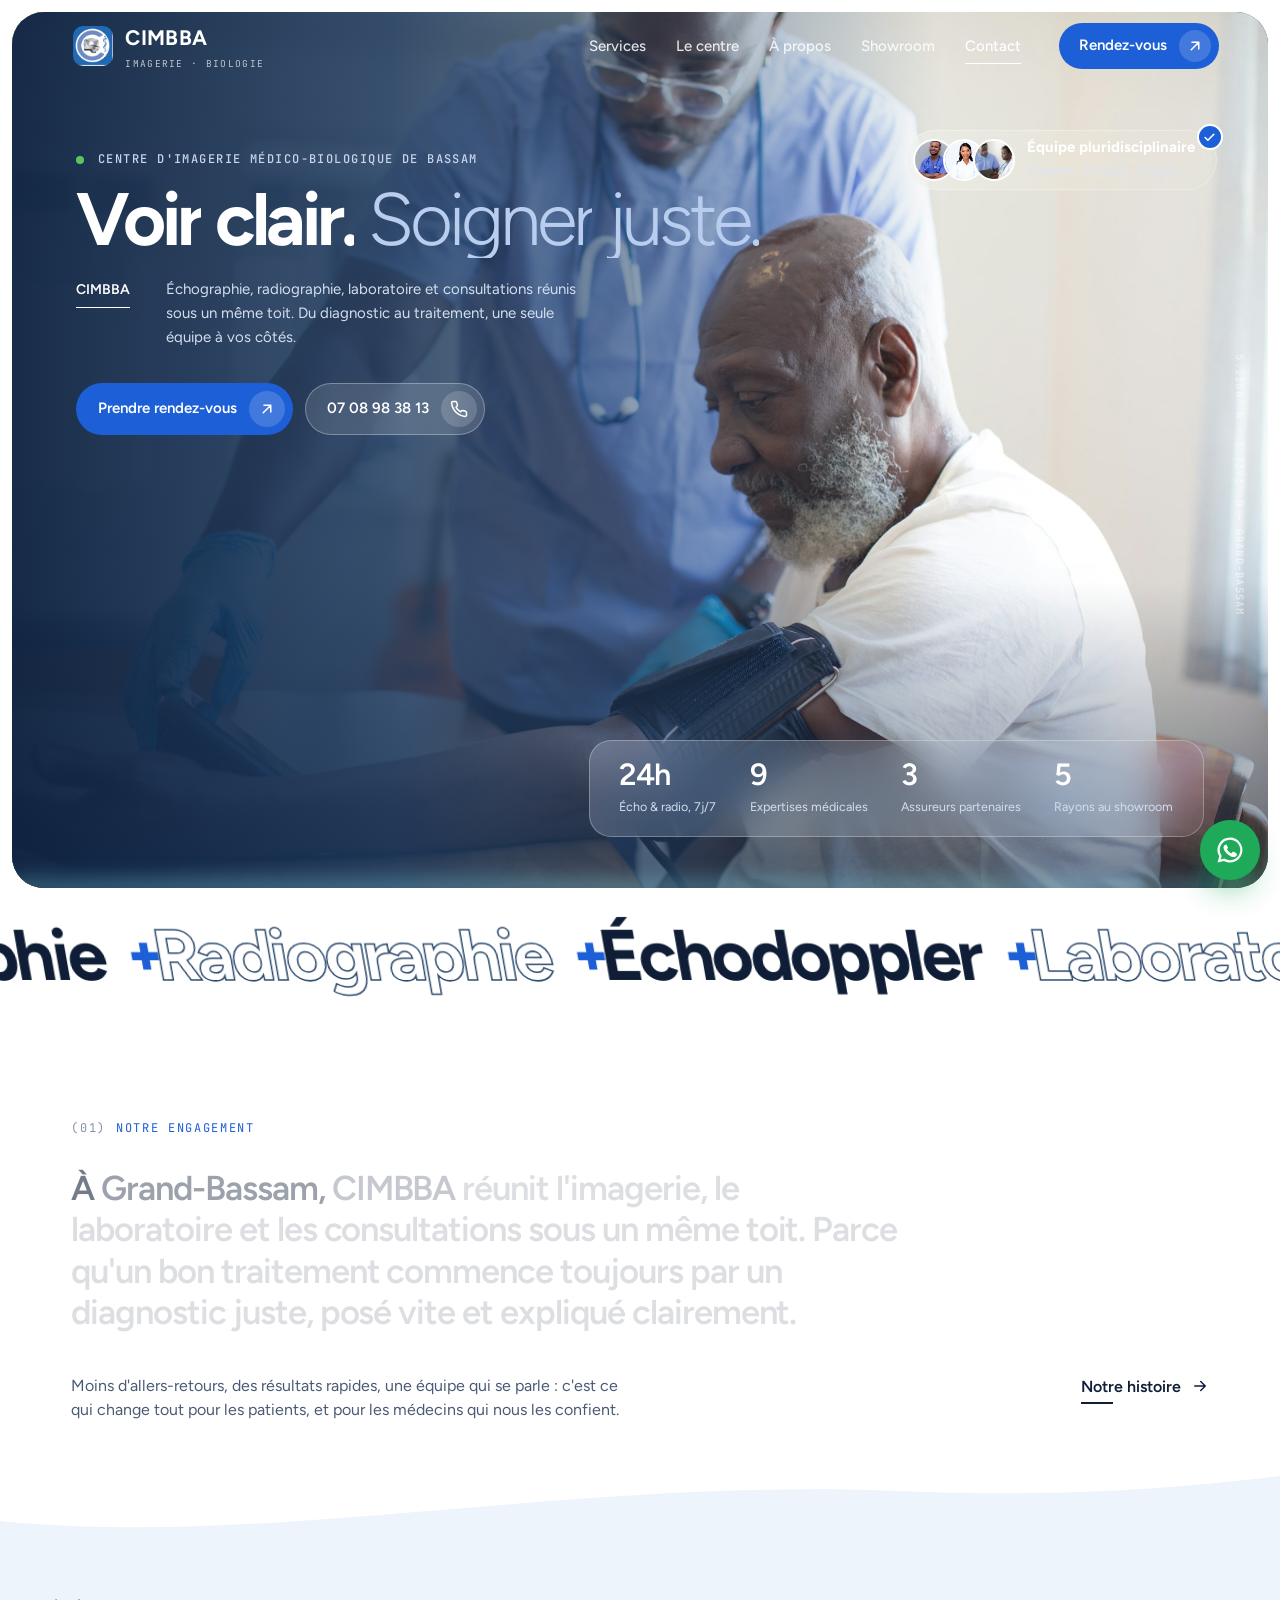
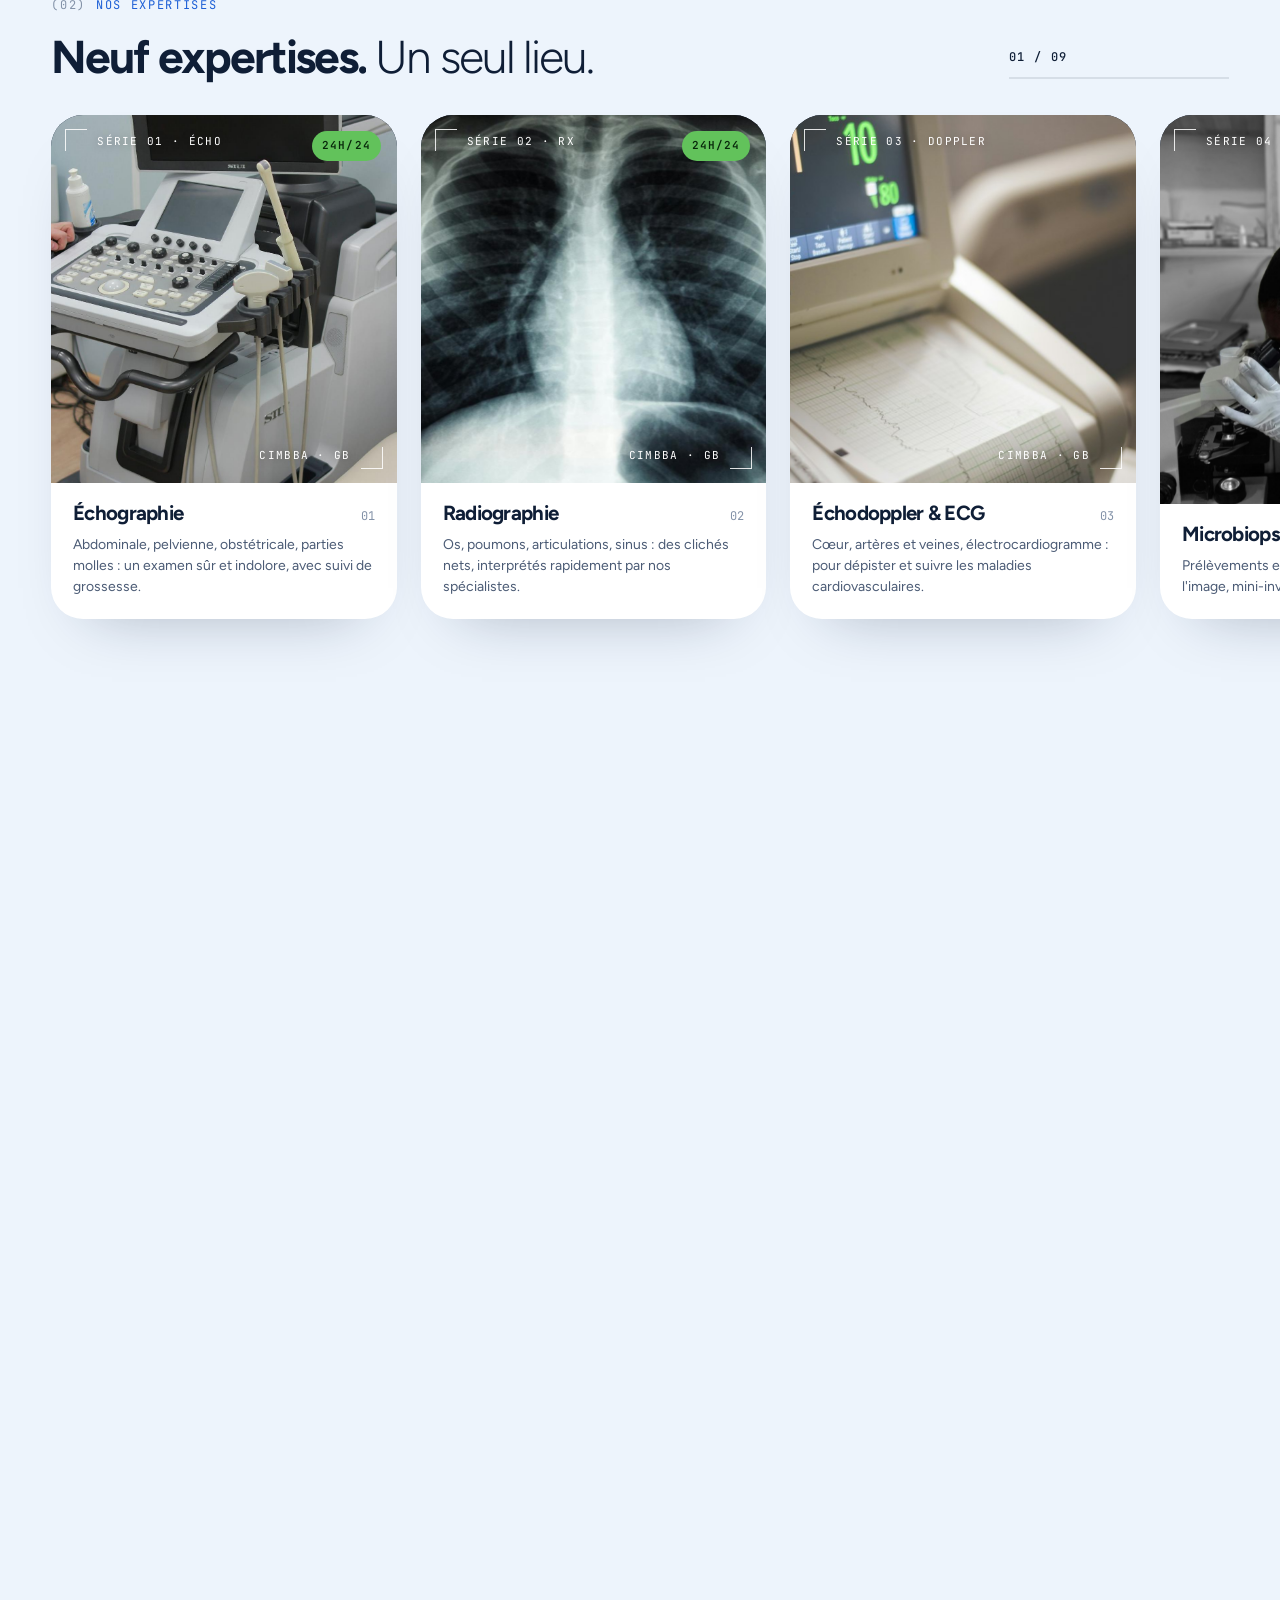
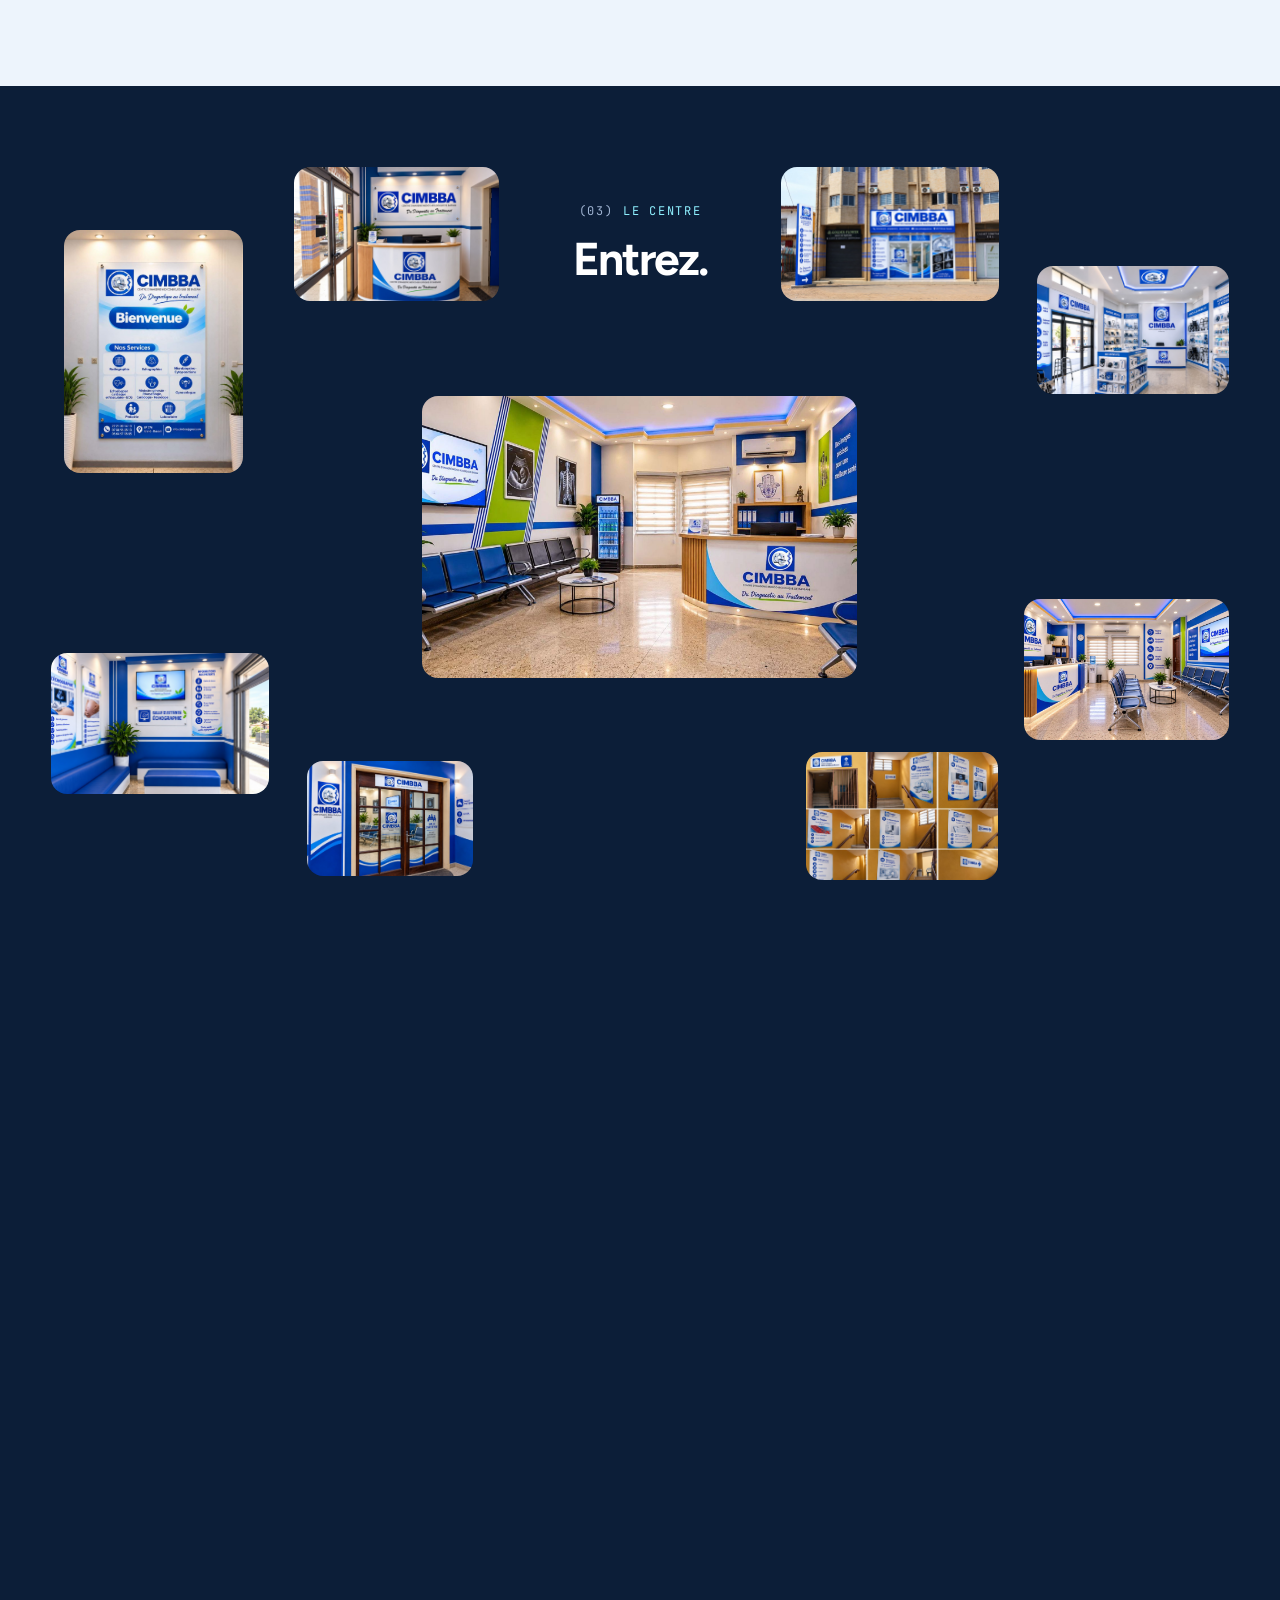
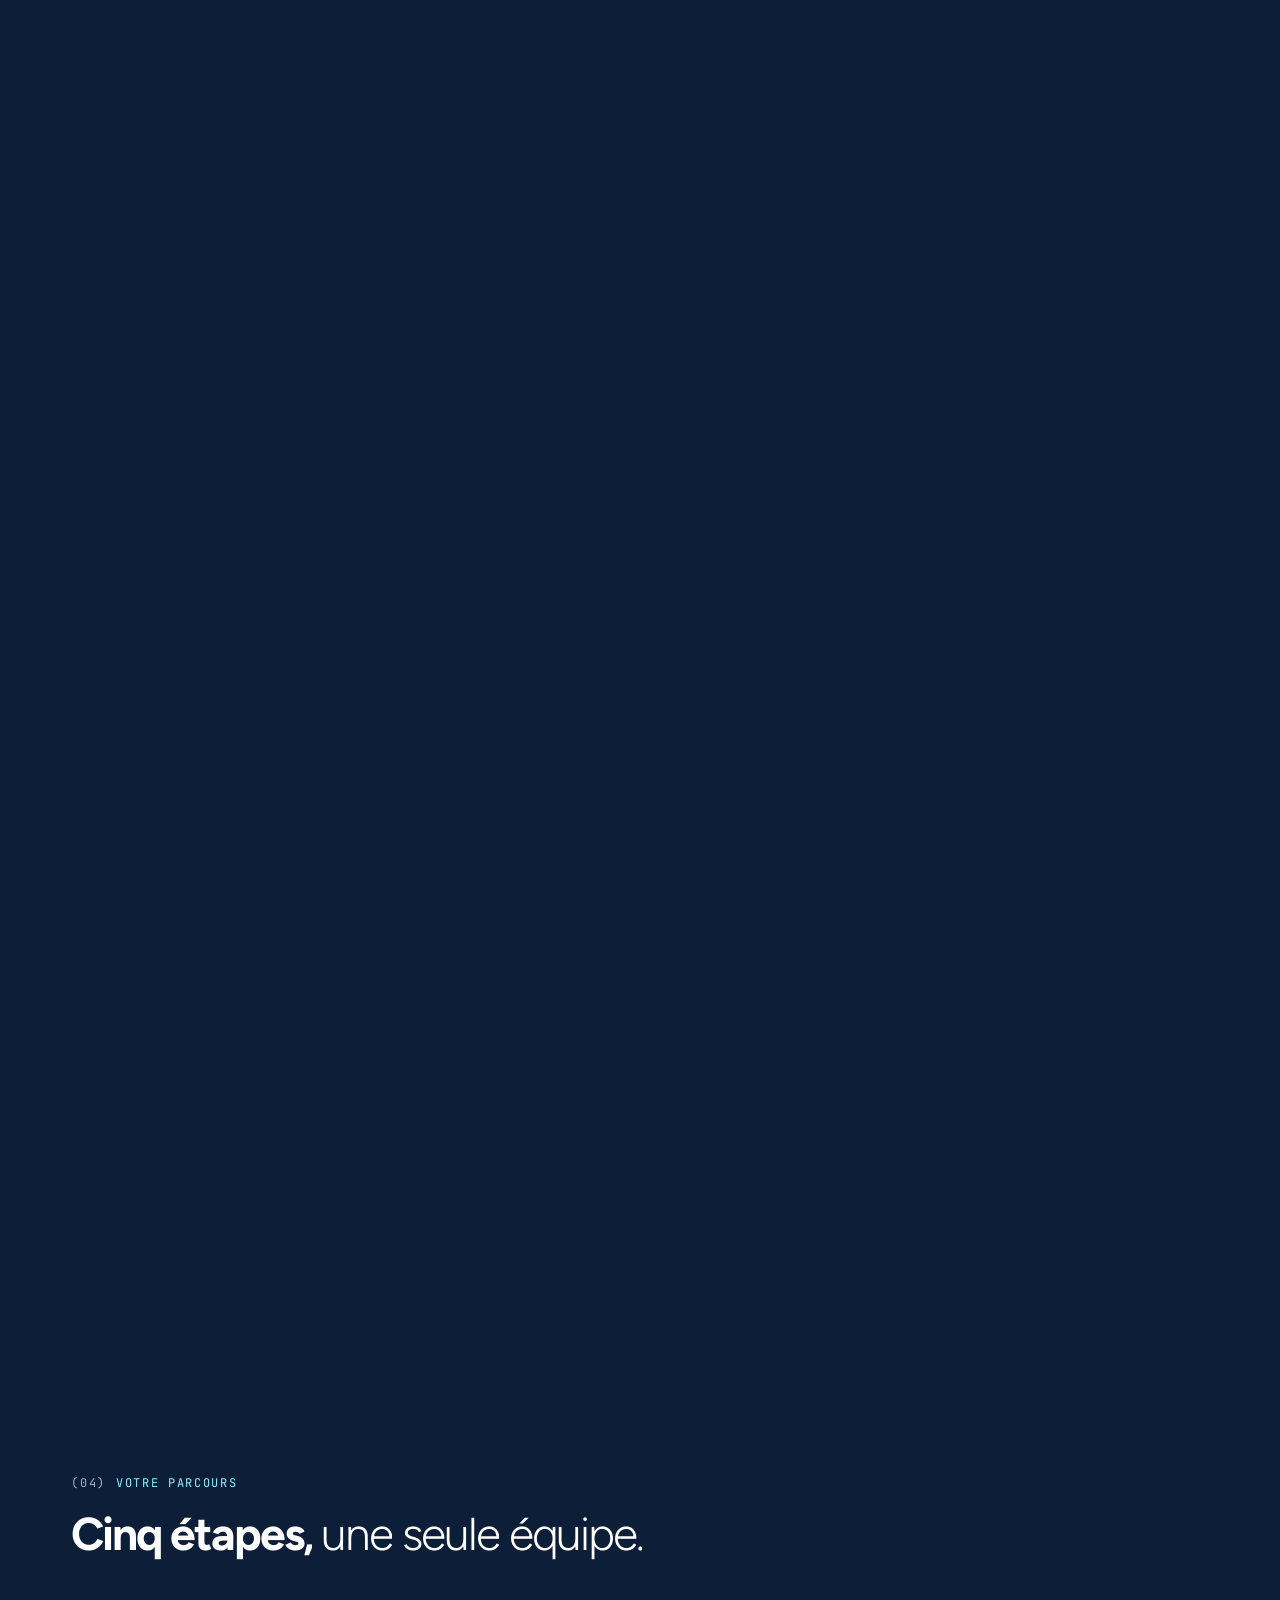
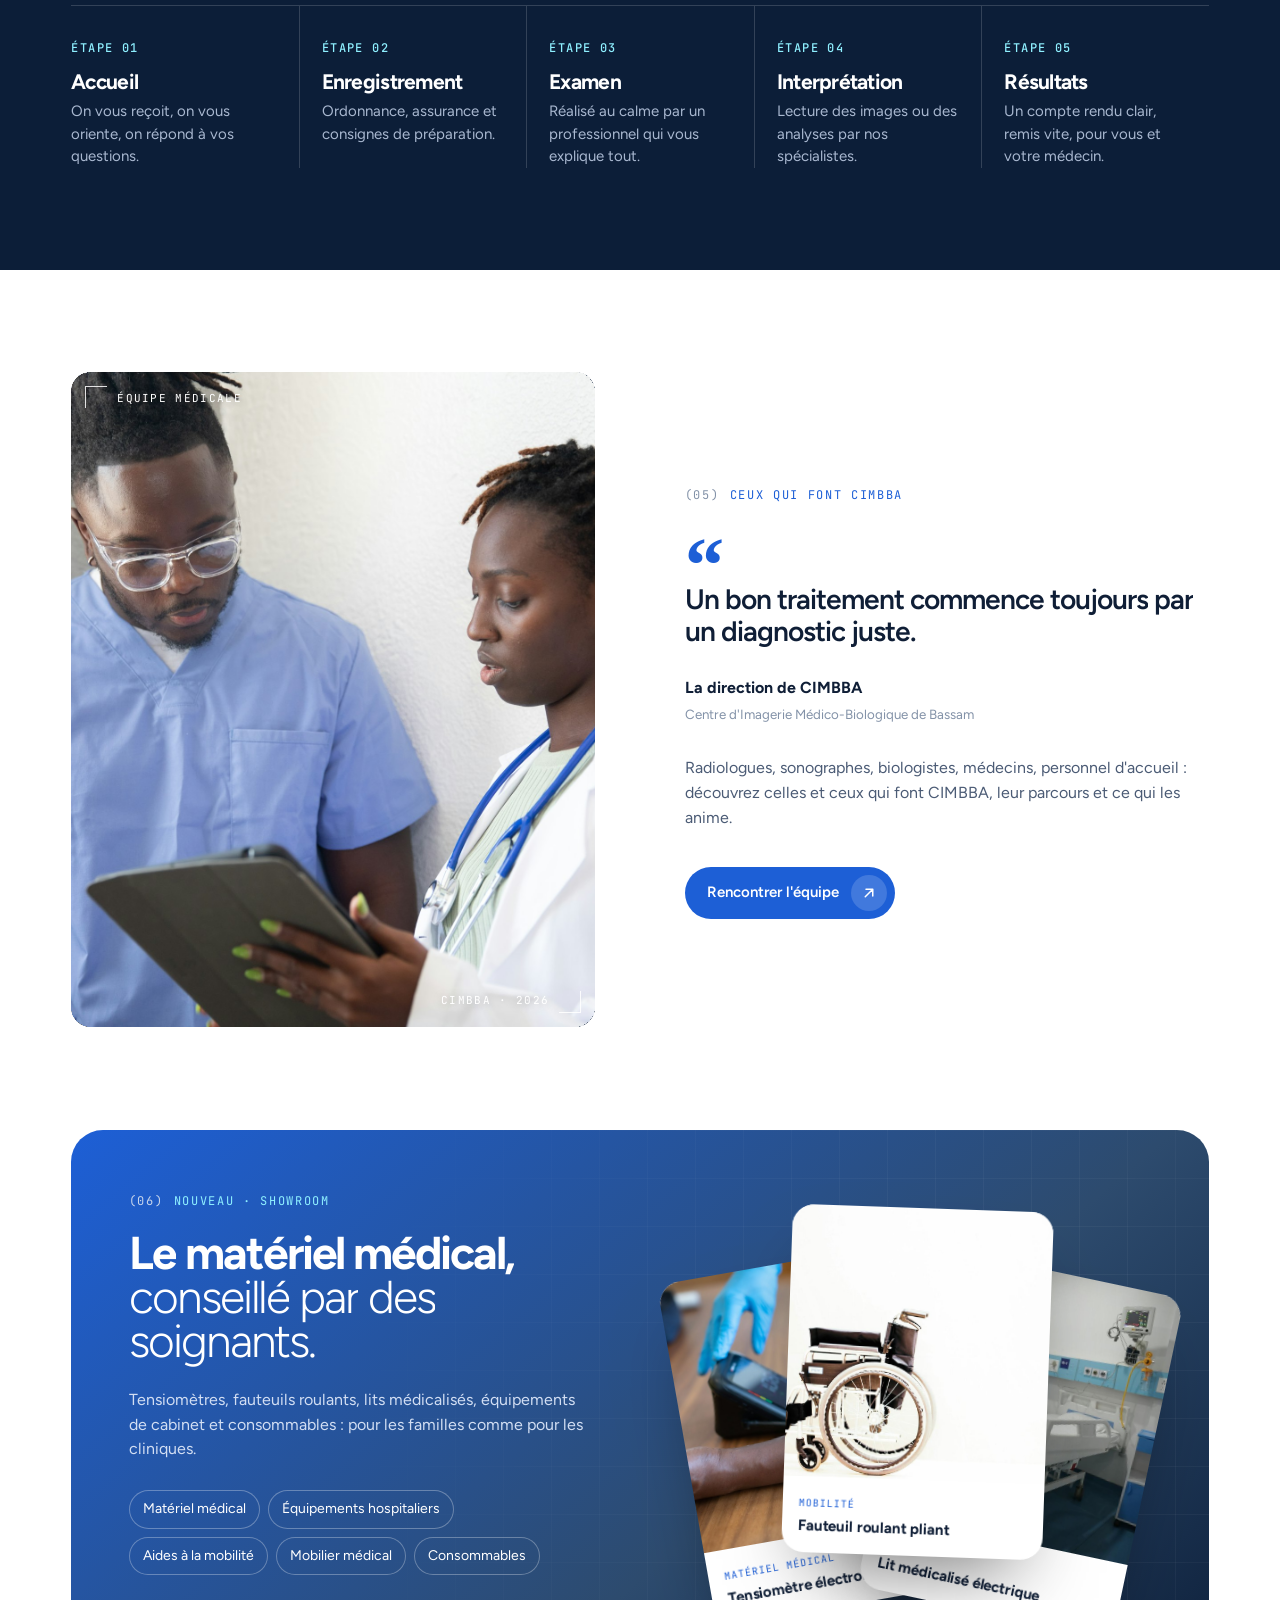
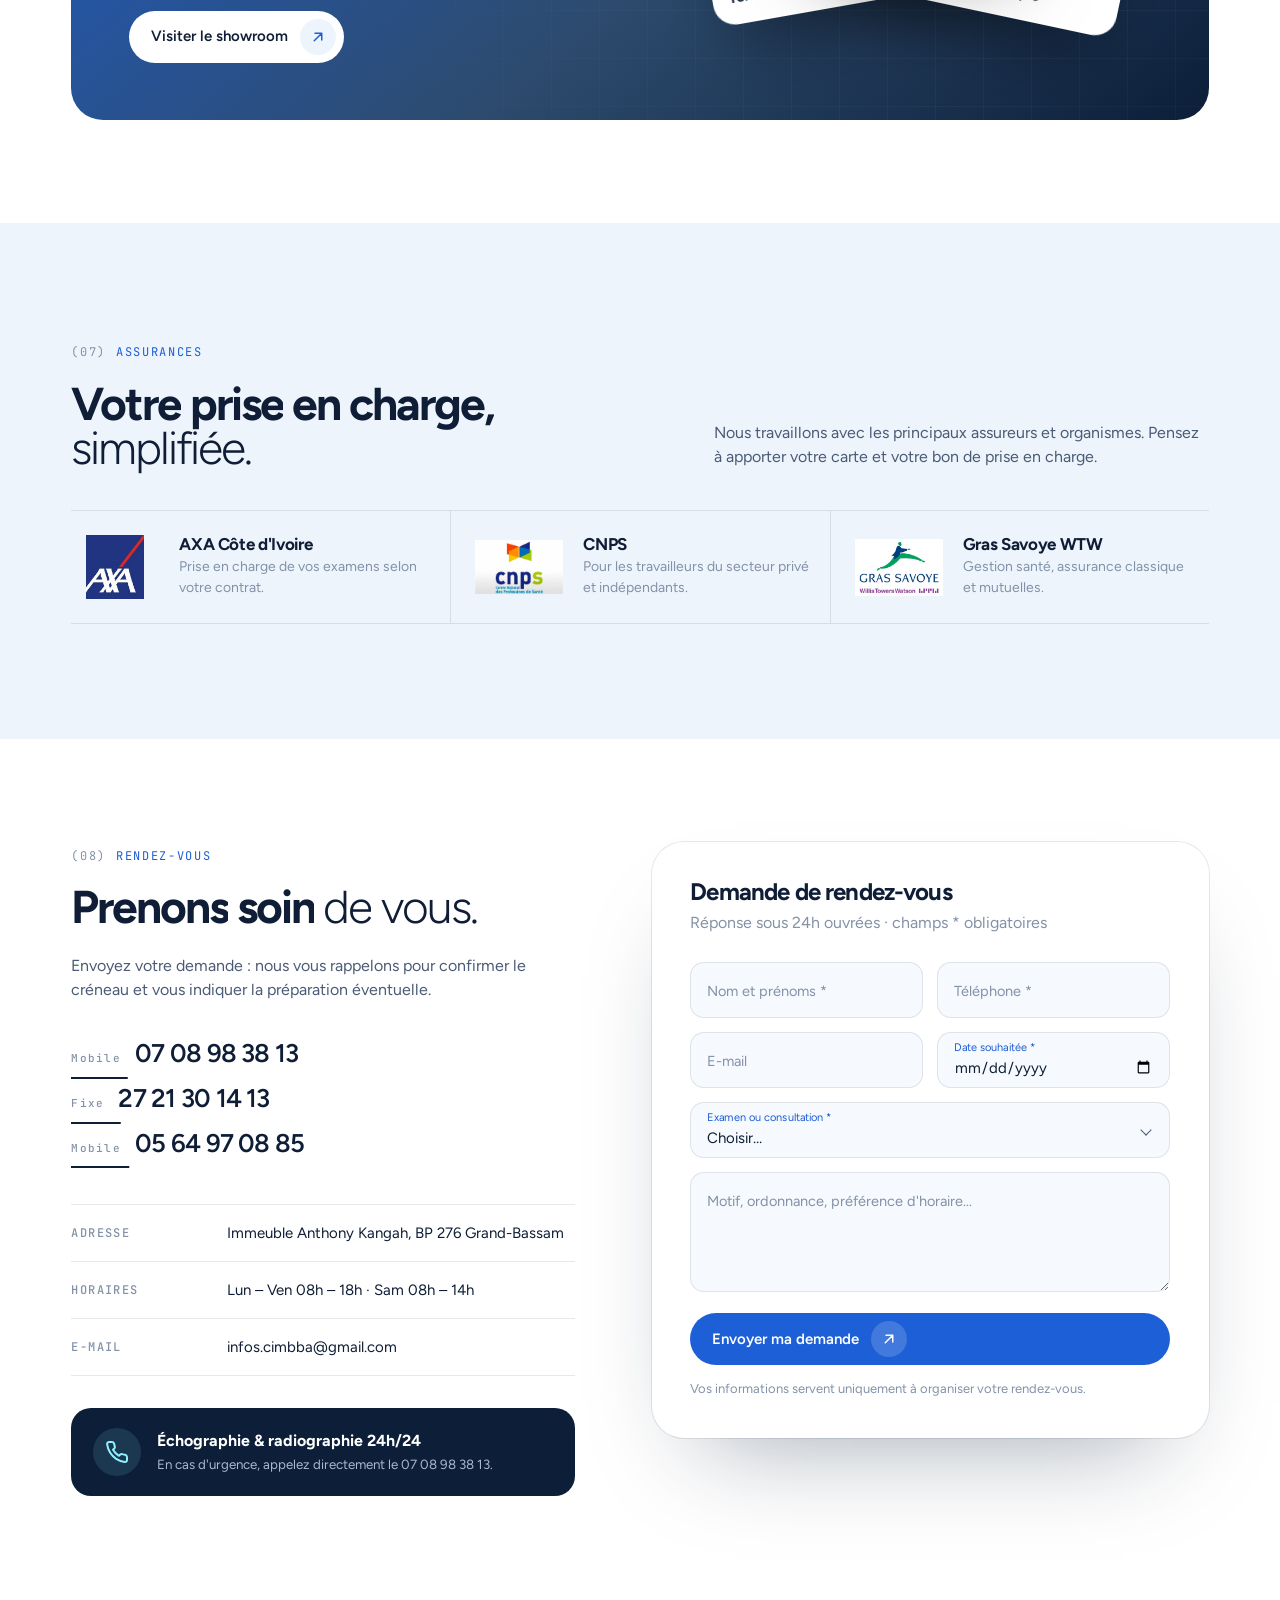
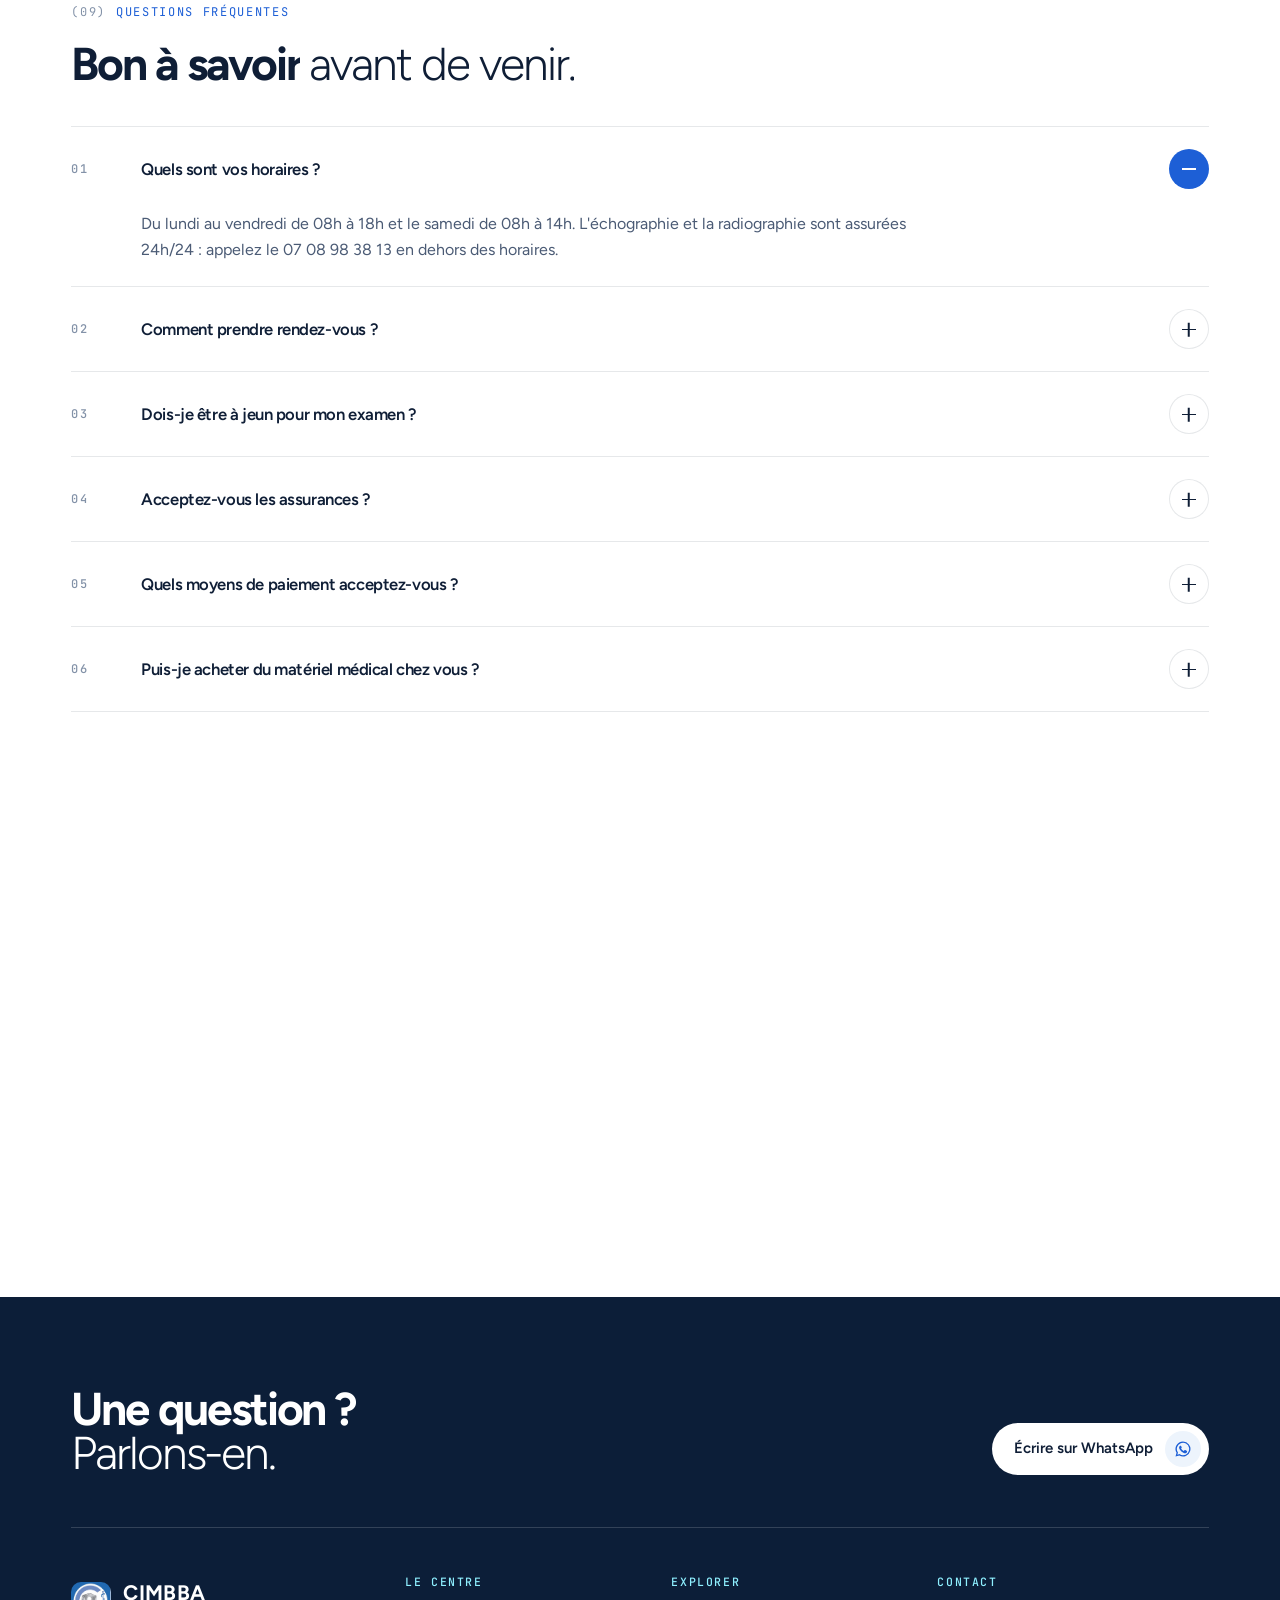
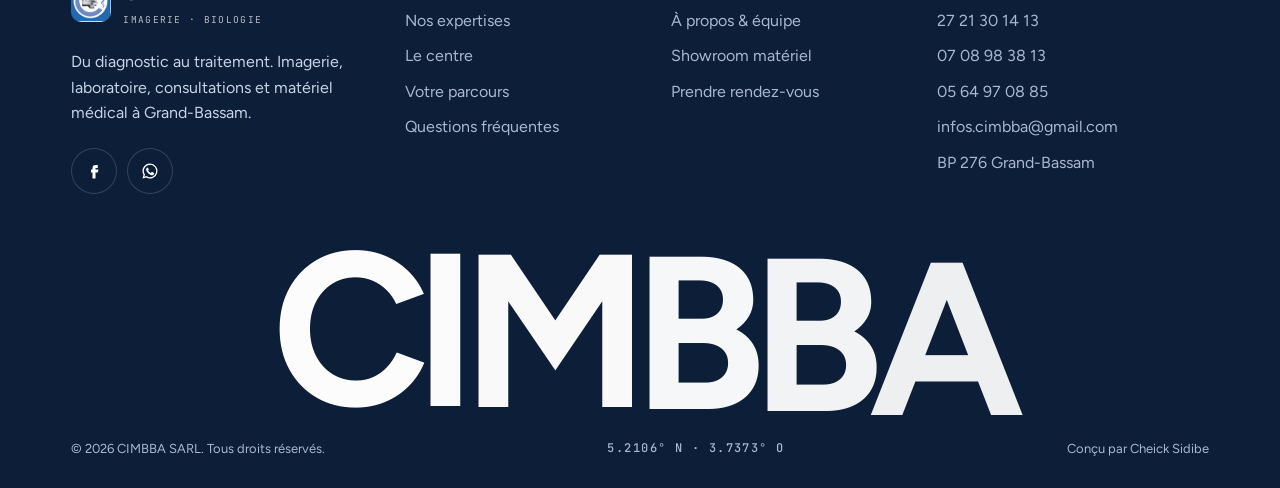
<file: index.html>
<!DOCTYPE html>
<html lang="fr">
<head>
  <meta charset="utf-8">
  <meta name="viewport" content="width=device-width, initial-scale=1">
  <title>CIMBBA — Centre d'Imagerie Médico-Biologique de Bassam</title>
  <meta name="description" content="CIMBBA, Grand-Bassam : échographie et radiographie 24h/24, laboratoire d'analyses, échodoppler, ECG et consultations spécialisées. Du diagnostic au traitement.">
  <meta name="theme-color" content="#0c1e38">
  <meta property="og:title" content="CIMBBA — Voir clair. Soigner juste.">
  <meta property="og:description" content="Imagerie médicale, laboratoire et consultations à Grand-Bassam. Échographie & radiographie 24h/24.">
  <meta property="og:image" content="assets/img/maquettes/facade.jpg">
  <link rel="icon" href="assets/img/new/logo-mark.png">
  <link rel="apple-touch-icon" href="assets/img/apple-touch-icon.png">
  <script>
    (function (d) {
      var h = d.documentElement, r = matchMedia("(prefers-reduced-motion: reduce)").matches;
      if (!r) h.classList.add("motion");
      try {
        if (r || sessionStorage.getItem("cimbba-seen")) h.classList.add("no-loader");
        if (!r && sessionStorage.getItem("cimbba-pt")) h.classList.add("pt-in", "no-loader");
      } catch (e) { h.classList.add("no-loader"); }
      setTimeout(function () { if (!window.__cimbbaReady) { h.classList.add("no-loader"); h.classList.remove("motion", "pt-in"); } }, 5000);
    })(document);
  </script>
  <link rel="preconnect" href="https://fonts.googleapis.com">
  <link rel="preconnect" href="https://fonts.gstatic.com" crossorigin>
  <link href="https://fonts.googleapis.com/css2?family=Figtree:wght@300;400;500;600;700&family=JetBrains+Mono:wght@400;500;600&display=swap" rel="stylesheet">
  <link rel="stylesheet" href="assets/css/cimbba.css">
  <link rel="preload" as="image" href="assets/img/stock/c-bp.jpg">
</head>
<body>

  <!-- Icônes -->
  <svg width="0" height="0" style="position:absolute" aria-hidden="true">
    <symbol id="i-arrow" viewBox="0 0 24 24" fill="none" stroke="currentColor" stroke-width="2" stroke-linecap="round" stroke-linejoin="round"><path d="M7 17 17 7M8 7h9v9"/></symbol>
    <symbol id="i-right" viewBox="0 0 24 24" fill="none" stroke="currentColor" stroke-width="2" stroke-linecap="round" stroke-linejoin="round"><path d="M5 12h14M13 6l6 6-6 6"/></symbol>
    <symbol id="i-phone" viewBox="0 0 24 24" fill="none" stroke="currentColor" stroke-width="2" stroke-linecap="round" stroke-linejoin="round"><path d="M22 16.9v3a2 2 0 0 1-2.2 2 19.8 19.8 0 0 1-8.6-3.1 19.5 19.5 0 0 1-6-6A19.8 19.8 0 0 1 2.1 4.2 2 2 0 0 1 4.1 2h3a2 2 0 0 1 2 1.7c.1.9.4 1.8.7 2.7a2 2 0 0 1-.5 2.1L8 9.8a16 16 0 0 0 6 6l1.3-1.3a2 2 0 0 1 2.1-.4c.9.3 1.8.6 2.7.7a2 2 0 0 1 1.7 2z"/></symbol>
    <symbol id="i-check" viewBox="0 0 24 24" fill="none" stroke="currentColor" stroke-width="3" stroke-linecap="round" stroke-linejoin="round"><path d="M20 6 9 17l-5-5"/></symbol>
    <symbol id="i-cross" viewBox="0 0 24 24" fill="currentColor"><path d="M9 2h6v7h7v6h-7v7H9v-7H2V9h7z"/></symbol>
    <symbol id="i-whatsapp" viewBox="0 0 24 24" fill="currentColor"><path d="M12 2a10 10 0 0 0-8.6 15.1L2 22l5-1.3A10 10 0 1 0 12 2zm0 18.2a8.2 8.2 0 0 1-4.2-1.2l-.3-.2-3 .8.8-2.9-.2-.3A8.2 8.2 0 1 1 12 20.2zm4.5-6.1c-.2-.1-1.5-.7-1.7-.8-.2-.1-.4-.1-.6.1l-.8 1c-.1.2-.3.2-.5.1a6.7 6.7 0 0 1-3.3-2.9c-.3-.4.2-.4.7-1.3.1-.2 0-.3 0-.4l-.8-1.8c-.2-.5-.4-.4-.6-.4h-.5a1 1 0 0 0-.7.3 3 3 0 0 0-.9 2.2 5.2 5.2 0 0 0 1.1 2.7 11.8 11.8 0 0 0 4.5 4c1.7.7 2.3.8 3.2.6.5-.1 1.5-.6 1.7-1.2.2-.6.2-1.1.2-1.2-.1-.1-.2-.2-.5-.3z"/></symbol>
    <symbol id="i-facebook" viewBox="0 0 24 24" fill="currentColor"><path d="M14 8h3V4h-3a4 4 0 0 0-4 4v2H8v4h2v8h4v-8h3l1-4h-4V8.5c0-.3.2-.5.5-.5z"/></symbol>
  </svg>

  <!-- Préchargeur (première visite uniquement) -->
  <div class="loader" aria-hidden="true">
    <div class="loader__mark"><img src="assets/img/new/logo-mark.png" alt=""></div>
    <div class="loader__bar"><i></i></div>
  </div>

  <!-- Fondu entre les pages -->
  <div class="pt" aria-hidden="true"></div>

  <!-- ======= En-tête ======= -->
  <header class="hdr">
    <div class="hdr__bar">
      <a href="index.html" class="logo" aria-label="CIMBBA — accueil">
        <span class="logo__mark"><img src="assets/img/new/logo-mark.png" alt=""></span>
        <span><span class="logo__name">CIMBBA</span><span class="logo__sub">Imagerie · Biologie</span></span>
      </a>
      <nav class="nav" aria-label="Navigation principale">
        <a class="nav__a" href="#services">Services</a>
        <a class="nav__a" href="#centre">Le centre</a>
        <a class="nav__a" href="a-propos.html">À propos</a>
        <a class="nav__a" href="showroom.html">Showroom</a>
        <a class="nav__a" href="#rendez-vous">Contact</a>
      </nav>
      <div class="hdr__cta">
        <a class="btn btn--sm" href="#rendez-vous" data-magnetic><span class="btn__label"><span>Rendez-vous</span><span>Rendez-vous</span></span><span class="btn__ico"><svg><use href="#i-arrow"/></svg></span></a>
      </div>
      <button class="burger" aria-label="Menu" aria-expanded="false" aria-controls="menu"><i></i><i></i></button>
    </div>
  </header>

  <div class="menu" id="menu">
    <nav class="menu__list" aria-label="Menu mobile">
      <a class="menu__a" href="#services"><small>01</small>Services</a>
      <a class="menu__a" href="#centre"><small>02</small>Le centre</a>
      <a class="menu__a" href="a-propos.html"><small>03</small>À propos</a>
      <a class="menu__a" href="showroom.html"><small>04</small>Showroom</a>
      <a class="menu__a" href="#rendez-vous"><small>05</small>Rendez-vous</a>
    </nav>
    <div class="menu__foot">
      <span class="mono">Écho &amp; radio 24h/24</span>
      <a href="tel:+2250708983813">07 08 98 38 13</a>
      <a href="mailto:infos.cimbba@gmail.com">infos.cimbba@gmail.com</a>
    </div>
  </div>

  <main>

    <!-- ======= Hero : photo plein cadre + loupe rayons X ======= -->
    <section class="hero" id="accueil">
      <div class="hero__card">
        <div class="hero__img"><img src="assets/img/stock/c-bp.jpg" alt="Un soignant de CIMBBA prend la tension d'un patient" fetchpriority="high"></div>
        <div class="hero__xray" aria-hidden="true"><img src="assets/img/stock/c-bp.jpg" alt=""></div>
        <div class="hero__shade"></div>
        <div class="hero__scanline"></div>
        <div class="lens" aria-hidden="true">
          <div class="lens__ring"></div>
          <div class="lens__read">X <span class="lens__x">0000</span> · Y <span class="lens__y">0000</span><br>kV <span class="lens__k">72</span> · mAs 14<br>CIMBBA / RX-01</div>
        </div>

        <div class="team-chip glass" data-intro>
          <span class="team-chip__av"><img src="assets/img/stock/p-man1.jpg" alt=""><img src="assets/img/stock/p-woman1.jpg" alt=""><img src="assets/img/stock/c-tab.jpg" alt=""></span>
          <span><strong>Équipe pluridisciplinaire</strong><small>Imagerie · biologie · clinique</small></span>
          <span class="team-chip__ok"><svg><use href="#i-check"/></svg></span>
        </div>
        <span class="hero__coord mono">5.2106° N · 3.7373° O — Grand-Bassam</span>

        <div class="hero__inner">
          <p class="hero__kicker mono" data-intro><b></b> Centre d'imagerie médico-biologique de Bassam</p>
          <h1 data-split="hero">Voir clair. <span class="thin">Soigner juste.</span></h1>
          <div class="hero__desc" data-intro>
            <span>CIMBBA</span>
            <p>Échographie, radiographie, laboratoire et consultations réunis sous un même toit. Du diagnostic au traitement, une seule équipe à vos côtés.</p>
          </div>
          <div class="hero__actions" data-intro>
            <a class="btn" href="#rendez-vous" data-magnetic><span class="btn__label"><span>Prendre rendez-vous</span><span>Prendre rendez-vous</span></span><span class="btn__ico"><svg><use href="#i-arrow"/></svg></span></a>
            <a class="btn btn--glass" href="tel:+2250708983813" data-magnetic><span class="btn__label"><span>07 08 98 38 13</span><span>Appeler maintenant</span></span><span class="btn__ico"><svg><use href="#i-phone"/></svg></span></a>
          </div>

          <div class="hero__bottom">
            <div class="stats glass" data-intro>
              <div class="stat"><strong data-count="24" data-suffix="h">24h</strong><span>Écho &amp; radio, 7j/7</span></div>
              <div class="stat"><strong data-count="9">9</strong><span>Expertises médicales</span></div>
              <div class="stat"><strong data-count="3">3</strong><span>Assureurs partenaires</span></div>
              <div class="stat"><strong data-count="5">5</strong><span>Rayons au showroom</span></div>
            </div>
          </div>
        </div>
      </div>
    </section>

    <!-- ======= Bandeau ======= -->
    <div class="marquee" aria-hidden="true">
      <div class="marquee__track">
        <span class="marquee__item">Échographie <svg><use href="#i-cross"/></svg></span>
        <span class="marquee__item">Radiographie <svg><use href="#i-cross"/></svg></span>
        <span class="marquee__item">Échodoppler <svg><use href="#i-cross"/></svg></span>
        <span class="marquee__item">Laboratoire <svg><use href="#i-cross"/></svg></span>
        <span class="marquee__item">Gynécologie <svg><use href="#i-cross"/></svg></span>
        <span class="marquee__item">Pédiatrie <svg><use href="#i-cross"/></svg></span>
      </div>
    </div>

    <!-- ======= Manifeste ======= -->
    <section class="sec manifesto" style="padding-top:clamp(60px,8vw,110px)">
      <div class="wrap">
        <span class="tag" data-fade><i>(01)</i> Notre engagement</span>
        <p class="manifesto__text" data-words>À Grand-Bassam, CIMBBA réunit l'imagerie, le laboratoire et les consultations sous un même toit. Parce qu'un bon traitement commence toujours par un diagnostic juste, posé vite et expliqué clairement.</p>
        <div class="manifesto__foot">
          <p class="lead" data-fade>Moins d'allers-retours, des résultats rapides, une équipe qui se parle : c'est ce qui change tout pour les patients, et pour les médecins qui nous les confient.</p>
          <a class="link" href="a-propos.html" data-fade>Notre histoire <svg><use href="#i-right"/></svg></a>
        </div>
      </div>
    </section>

    <div class="wave" aria-hidden="true"><svg viewBox="0 0 1440 140" preserveAspectRatio="none"><path fill="currentColor" d="M0,140 L0,96 C300,150 640,10 1010,36 C1220,52 1360,22 1440,6 L1440,140 Z"/></svg></div>

    <!-- ======= Services : défilement horizontal ======= -->
    <section class="hs" id="services">
      <div class="hs__pin">
        <div class="hs__head">
          <div>
            <span class="tag"><i>(02)</i> Nos expertises</span>
            <h2 class="h2" data-split style="margin-top:18px">Neuf expertises. <span class="thin">Un seul lieu.</span></h2>
          </div>
          <div class="hs__progress mono"><span class="hs__num">01</span> / 09<div class="hs__bar"><i></i></div></div>
        </div>
        <div class="hs__track">
          <a class="svc" href="#rendez-vous">
            <div class="film"><img src="assets/img/stock/echo2.jpg" alt="Appareil d'échographie" loading="lazy"><span class="film__lbl film__lbl--tl">Série 01 · Écho</span><span class="film__lbl film__lbl--br">CIMBBA · GB</span></div>
            <span class="svc__badge">24H/24</span>
            <div class="svc__body"><div class="svc__row"><h3>Échographie</h3><span class="svc__n">01</span></div><p>Abdominale, pelvienne, obstétricale, parties molles : un examen sûr et indolore, avec suivi de grossesse.</p></div>
          </a>
          <a class="svc" href="#rendez-vous">
            <div class="film"><img src="assets/img/stock/xray1.jpg" alt="Radiographie thoracique" loading="lazy"><span class="film__lbl film__lbl--tl">Série 02 · RX</span><span class="film__lbl film__lbl--br">CIMBBA · GB</span></div>
            <span class="svc__badge">24H/24</span>
            <div class="svc__body"><div class="svc__row"><h3>Radiographie</h3><span class="svc__n">02</span></div><p>Os, poumons, articulations, sinus : des clichés nets, interprétés rapidement par nos spécialistes.</p></div>
          </a>
          <a class="svc" href="#rendez-vous">
            <div class="film"><img src="assets/img/stock/monitor-vitals.jpg" alt="Moniteur de suivi cardiaque" loading="lazy"><span class="film__lbl film__lbl--tl">Série 03 · Doppler</span><span class="film__lbl film__lbl--br">CIMBBA · GB</span></div>
            <div class="svc__body"><div class="svc__row"><h3>Échodoppler &amp; ECG</h3><span class="svc__n">03</span></div><p>Cœur, artères et veines, électrocardiogramme : pour dépister et suivre les maladies cardiovasculaires.</p></div>
          </a>
          <a class="svc" href="#rendez-vous">
            <div class="film"><img src="assets/img/stock/lab-micro.jpg" alt="Biologiste au microscope" loading="lazy"><span class="film__lbl film__lbl--tl">Série 04 · Cyto</span><span class="film__lbl film__lbl--br">CIMBBA · GB</span></div>
            <div class="svc__body"><div class="svc__row"><h3>Microbiopsies</h3><span class="svc__n">04</span></div><p>Prélèvements et cytoponctions guidés par l'image, mini-invasifs, pour un diagnostic précis.</p></div>
          </a>
          <a class="svc" href="#rendez-vous">
            <div class="film"><img src="assets/img/stock/lab-pipette.jpg" alt="Biologiste au laboratoire d'analyses" loading="lazy"><span class="film__lbl film__lbl--tl">Série 05 · Labo</span><span class="film__lbl film__lbl--br">CIMBBA · GB</span></div>
            <div class="svc__body"><div class="svc__row"><h3>Laboratoire</h3><span class="svc__n">05</span></div><p>Hématologie, biochimie, sérologie, bilans prénataux et de santé : des résultats fiables, rendus vite.</p></div>
          </a>
          <a class="svc" href="#rendez-vous">
            <div class="film"><img src="assets/img/stock/medgen.jpg" alt="Médecin consultant un dossier sur tablette" loading="lazy"><span class="film__lbl film__lbl--tl">Série 06 · Consult.</span><span class="film__lbl film__lbl--br">CIMBBA · GB</span></div>
            <div class="svc__body"><div class="svc__row"><h3>Médecine générale</h3><span class="svc__n">06</span></div><p>Bilans de santé, maladies chroniques, et rhumatologie : arthrose, goutte, douleurs articulaires.</p></div>
          </a>
          <a class="svc" href="#rendez-vous">
            <div class="film"><img src="assets/img/stock/cardio.jpg" alt="Médecin auscultant un patient au stéthoscope" loading="lazy"><span class="film__lbl film__lbl--tl">Série 07 · Cardio-Neuro</span><span class="film__lbl film__lbl--br">CIMBBA · GB</span></div>
            <div class="svc__body"><div class="svc__row"><h3>Cardiologie &amp; neurologie</h3><span class="svc__n">07</span></div><p>Hypertension, palpitations, maux de tête, vertiges : un avis spécialisé appuyé sur nos examens.</p></div>
          </a>
          <a class="svc" href="#rendez-vous">
            <div class="film"><img src="assets/img/stock/preg-smile.jpg" alt="Future maman souriante pendant son suivi de grossesse" loading="lazy"><span class="film__lbl film__lbl--tl">Série 08 · Gynéco</span><span class="film__lbl film__lbl--br">CIMBBA · GB</span></div>
            <div class="svc__body"><div class="svc__row"><h3>Gynécologie</h3><span class="svc__n">08</span></div><p>Suivi de grossesse, contraception, santé de la femme, avec échographie sur place.</p></div>
          </a>
          <a class="svc" href="#rendez-vous">
            <div class="film"><img src="assets/img/stock/consult.jpg" alt="Médecin en consultation avec une enfant" loading="lazy"><span class="film__lbl film__lbl--tl">Série 09 · Pédiatrie</span><span class="film__lbl film__lbl--br">CIMBBA · GB</span></div>
            <div class="svc__body"><div class="svc__row"><h3>Pédiatrie</h3><span class="svc__n">09</span></div><p>Croissance, vaccinations, maladies de l'enfant : un accueil bienveillant de la naissance à l'adolescence.</p></div>
          </a>
          <div class="svc svc--intro">
            <span class="tag">Un doute ?</span>
            <div>
              <h3>Vous ne savez pas quel examen faire&nbsp;?</h3>
              <p style="margin-top:16px">Appelez-nous avec votre ordonnance : on vous oriente et on vous dit comment vous préparer.</p>
            </div>
            <a class="btn btn--light" href="tel:+2250708983813" data-magnetic style="align-self:flex-start"><span class="btn__label"><span>07 08 98 38 13</span><span>Appeler</span></span><span class="btn__ico"><svg><use href="#i-phone"/></svg></span></a>
          </div>
        </div>
      </div>
    </section>

    <!-- ======= Le centre : plongée dans la galerie ======= -->
    <section class="zoom" id="centre">
      <div class="zoom__pin">
        <div class="zoom__intro">
          <span class="tag"><i style="color:#9fb3d1">(03)</i> Le centre</span>
          <h2 class="h2" style="margin-top:14px">Entrez.</h2>
        </div>
        <div class="zoom__item" style="left:5vw;top:16vh;width:14vw;height:19vw"><img src="assets/img/maquettes/hall-bienvenue.jpg" alt=""></div>
        <div class="zoom__item" style="left:23vw;top:9vh;width:16vw;height:10.5vw"><img src="assets/img/maquettes/accueil-echo.jpg" alt=""></div>
        <div class="zoom__item" style="left:61vw;top:9vh;width:17vw;height:10.5vw"><img src="assets/img/maquettes/facade-totem.jpg" alt=""></div>
        <div class="zoom__item" style="left:81vw;top:20vh;width:15vw;height:10vw"><img src="assets/img/maquettes/showroom-interieur.jpg" alt=""></div>
        <div class="zoom__item" style="left:4vw;top:63vh;width:17vw;height:11vw"><img src="assets/img/maquettes/attente-echo.jpg" alt=""></div>
        <div class="zoom__item" style="left:24vw;top:75vh;width:13vw;height:9vw"><img src="assets/img/maquettes/entree-attente.jpg" alt=""></div>
        <div class="zoom__item" style="left:63vw;top:74vh;width:15vw;height:10vw"><img src="assets/img/maquettes/escaliers.jpg" alt=""></div>
        <div class="zoom__item" style="left:80vw;top:57vh;width:16vw;height:11vw"><img src="assets/img/maquettes/salle-attente-2.jpg" alt=""></div>
        <div class="zoom__item zoom__item--c"><img src="assets/img/maquettes/salle-attente-1.jpg" alt="Salle d'attente principale de CIMBBA"></div>
        <div class="zoom__title">
          <h2 class="h2">Des espaces pensés pour votre sérénité.</h2>
          <p>Accueil lumineux, salles d'attente climatisées, parcours fléché jusqu'à votre examen : tout est fait pour que vous vous sentiez attendu.</p>
        </div>
      </div>
    </section>

    <!-- ======= Parcours patient ======= -->
    <section class="sec sec--navy" id="parcours">
      <div class="wrap">
        <span class="tag"><i style="color:#9fb3d1">(04)</i> Votre parcours</span>
        <h2 class="h2" data-split style="margin-top:18px">Cinq étapes, <span class="thin">une seule équipe.</span></h2>
        <ol class="steps">
          <li data-fade><span class="mono">Étape 01</span><h3>Accueil</h3><p>On vous reçoit, on vous oriente, on répond à vos questions.</p></li>
          <li data-fade data-delay="1"><span class="mono">Étape 02</span><h3>Enregistrement</h3><p>Ordonnance, assurance et consignes de préparation.</p></li>
          <li data-fade data-delay="2"><span class="mono">Étape 03</span><h3>Examen</h3><p>Réalisé au calme par un professionnel qui vous explique tout.</p></li>
          <li data-fade data-delay="3"><span class="mono">Étape 04</span><h3>Interprétation</h3><p>Lecture des images ou des analyses par nos spécialistes.</p></li>
          <li data-fade data-delay="4"><span class="mono">Étape 05</span><h3>Résultats</h3><p>Un compte rendu clair, remis vite, pour vous et votre médecin.</p></li>
        </ol>
      </div>
    </section>

    <!-- ======= L'équipe ======= -->
    <section class="sec">
      <div class="wrap split">
        <a href="a-propos.html" class="film portrait" data-reveal>
          <img src="assets/img/stock/c-tab.jpg" alt="Deux soignants de l'équipe consultent un dossier sur tablette" loading="lazy">
          <span class="film__lbl film__lbl--tl">Équipe médicale</span>
          <span class="film__lbl film__lbl--br">CIMBBA · 2026</span>
        </a>
        <div>
          <span class="tag" data-fade><i>(05)</i> Ceux qui font CIMBBA</span>
          <p class="quote" data-split style="margin-top:30px">Un bon traitement commence toujours par un diagnostic juste.</p>
          <div class="sign" data-fade><span><b>La direction de CIMBBA</b><small>Centre d'Imagerie Médico-Biologique de Bassam</small></span></div>
          <p class="lead" data-fade style="margin-top:30px">Radiologues, sonographes, biologistes, médecins, personnel d'accueil : découvrez celles et ceux qui font CIMBBA, leur parcours et ce qui les anime.</p>
          <div style="margin-top:36px" data-fade>
            <a class="btn" href="a-propos.html" data-magnetic><span class="btn__label"><span>Rencontrer l'équipe</span><span>Rencontrer l'équipe</span></span><span class="btn__ico"><svg><use href="#i-arrow"/></svg></span></a>
          </div>
        </div>
      </div>
    </section>

    <!-- ======= Showroom ======= -->
    <section class="sec" style="padding-top:0">
      <div class="wrap">
        <div class="sr-teaser split" data-fade>
          <div style="position:relative;z-index:1">
            <span class="tag" style="color:var(--scan)"><i style="color:#c8d6ec">(06)</i> Nouveau · Showroom</span>
            <h2 class="h2" data-split style="margin-top:18px">Le matériel médical, <span class="thin">conseillé par des soignants.</span></h2>
            <p class="lead" style="margin-top:24px">Tensiomètres, fauteuils roulants, lits médicalisés, équipements de cabinet et consommables : pour les familles comme pour les cliniques.</p>
            <div class="sr-teaser__cats"><span>Matériel médical</span><span>Équipements hospitaliers</span><span>Aides à la mobilité</span><span>Mobilier médical</span><span>Consommables</span></div>
            <a class="btn btn--light" href="showroom.html" data-magnetic><span class="btn__label"><span>Visiter le showroom</span><span>Visiter le showroom</span></span><span class="btn__ico"><svg><use href="#i-arrow"/></svg></span></a>
          </div>
          <div class="fan" aria-hidden="true">
            <div class="fan__card"><img src="assets/img/stock/bp-arm.jpg" alt=""><div><small>Matériel médical</small><b>Tensiomètre électronique</b></div></div>
            <div class="fan__card"><img src="assets/img/stock/wc1.jpg" alt=""><div><small>Mobilité</small><b>Fauteuil roulant pliant</b></div></div>
            <div class="fan__card"><img src="assets/img/stock/bed3.jpg" alt=""><div><small>Mobilier</small><b>Lit médicalisé électrique</b></div></div>
          </div>
        </div>
      </div>
    </section>

    <!-- ======= Assurances ======= -->
    <section class="sec sec--ice" style="padding:clamp(80px,9vw,130px) 0">
      <div class="wrap">
        <div class="ba-head">
          <div>
            <span class="tag"><i>(07)</i> Assurances</span>
            <h2 class="h2" data-split style="margin-top:18px">Votre prise en charge, <span class="thin">simplifiée.</span></h2>
          </div>
          <p class="lead" data-fade>Nous travaillons avec les principaux assureurs et organismes. Pensez à apporter votre carte et votre bon de prise en charge.</p>
        </div>
        <div class="partners">
          <div class="partner" data-fade><img src="assets/img/partenaire/axaassur.jpeg" alt="Logo AXA" loading="lazy"><div><h3>AXA Côte d'Ivoire</h3><p>Prise en charge de vos examens selon votre contrat.</p></div></div>
          <div class="partner" data-fade data-delay="1"><img src="assets/img/partenaire/cnpsassur.jpeg" alt="Logo CNPS" loading="lazy"><div><h3>CNPS</h3><p>Pour les travailleurs du secteur privé et indépendants.</p></div></div>
          <div class="partner" data-fade data-delay="2"><img src="assets/img/partenaire/grasavoyeassur.jpeg" alt="Logo Gras Savoye" loading="lazy"><div><h3>Gras Savoye WTW</h3><p>Gestion santé, assurance classique et mutuelles.</p></div></div>
        </div>
      </div>
    </section>

    <!-- ======= Rendez-vous ======= -->
    <section class="sec" id="rendez-vous">
      <div class="wrap contact">
        <div>
          <span class="tag"><i>(08)</i> Rendez-vous</span>
          <h2 class="h2" data-split style="margin-top:18px">Prenons soin <span class="thin">de vous.</span></h2>
          <p class="lead" data-fade style="margin-top:24px">Envoyez votre demande : nous vous rappelons pour confirmer le créneau et vous indiquer la préparation éventuelle.</p>
          <div class="bignum" data-fade>
            <a class="link" href="tel:+2250708983813"><small>Mobile</small>07 08 98 38 13</a>
            <a class="link" href="tel:+2252721301413"><small>Fixe</small>27 21 30 14 13</a>
            <a class="link" href="tel:+2250564970885"><small>Mobile</small>05 64 97 08 85</a>
          </div>
          <ul class="info-list" data-fade>
            <li><span class="mono">Adresse</span><span>Immeuble Anthony Kangah, BP 276 Grand-Bassam</span></li>
            <li><span class="mono">Horaires</span><span>Lun – Ven 08h – 18h · Sam 08h – 14h</span></li>
            <li><span class="mono">E-mail</span><a href="mailto:infos.cimbba@gmail.com">infos.cimbba@gmail.com</a></li>
          </ul>
          <div class="urgent" data-fade>
            <span class="urgent__pulse"><svg><use href="#i-phone"/></svg></span>
            <div><b>Échographie &amp; radiographie 24h/24</b><small>En cas d'urgence, appelez directement le 07 08 98 38 13.</small></div>
          </div>
        </div>

        <div class="form-card" data-fade>
          <h3>Demande de rendez-vous</h3>
          <p class="muted">Réponse sous 24h ouvrées · champs * obligatoires</p>
          <form class="form" action="https://api.web3forms.com/submit" method="post" data-web3 data-success="Merci ! Votre demande a bien été envoyée. Nous vous rappelons rapidement pour confirmer.">
            <input type="hidden" name="access_key" value="22a340c6-c098-4c7d-a2a0-a2d2ca713986">
            <input type="hidden" name="subject" value="Nouveau rendez-vous en ligne - CIMBBA">
            <input type="hidden" name="from_name" value="Site CIMBBA - Prise de rendez-vous">
            <input type="checkbox" name="botcheck" class="sr-only" tabindex="-1" autocomplete="off">
            <div class="row2">
              <div class="fl"><input id="f-name" name="name" required autocomplete="name" placeholder=" "><label for="f-name">Nom et prénoms *</label></div>
              <div class="fl"><input id="f-tel" name="phone" type="tel" required autocomplete="tel" placeholder=" "><label for="f-tel">Téléphone *</label></div>
            </div>
            <div class="row2">
              <div class="fl"><input id="f-mail" name="email" type="email" autocomplete="email" placeholder=" "><label for="f-mail">E-mail</label></div>
              <div class="fl"><input id="f-date" name="date" type="date" required data-min-today><label for="f-date">Date souhaitée *</label></div>
            </div>
            <div class="fl fl--select">
              <select id="f-svc" name="service" required>
                <option value="">Choisir…</option>
                <optgroup label="Imagerie">
                  <option>Échographie</option>
                  <option>Radiographie</option>
                  <option>Échodoppler cardiaque / vasculaire</option>
                  <option>Électrocardiogramme (ECG)</option>
                  <option>Microbiopsie / cytoponction</option>
                </optgroup>
                <optgroup label="Laboratoire"><option>Analyses biologiques</option></optgroup>
                <optgroup label="Consultations">
                  <option>Médecine générale</option>
                  <option>Rhumatologie</option>
                  <option>Cardiologie</option>
                  <option>Neurologie</option>
                  <option>Gynécologie</option>
                  <option>Pédiatrie</option>
                </optgroup>
                <option>Autre / je ne sais pas</option>
              </select>
              <label for="f-svc">Examen ou consultation *</label>
            </div>
            <div class="fl"><textarea id="f-msg" name="message" placeholder=" "></textarea><label for="f-msg">Motif, ordonnance, préférence d'horaire…</label></div>
            <div class="status" role="status" aria-live="polite"></div>
            <button class="btn" type="submit" data-magnetic><span class="btn__label"><span>Envoyer ma demande</span><span>Envoyer ma demande</span></span><span class="btn__ico"><svg><use href="#i-arrow"/></svg></span></button>
            <p class="legal">Vos informations servent uniquement à organiser votre rendez-vous.</p>
          </form>
        </div>
      </div>
    </section>

    <!-- ======= FAQ ======= -->
    <section class="sec" id="faq" style="padding-top:0">
      <div class="wrap">
        <div class="ba-head">
          <div>
            <span class="tag"><i>(09)</i> Questions fréquentes</span>
            <h2 class="h2" data-split style="margin-top:18px">Bon à savoir <span class="thin">avant de venir.</span></h2>
          </div>
        </div>
        <div class="faq" data-fade>
          <div class="faq__item is-open">
            <button class="faq__q" aria-expanded="true"><span class="mono">01</span><span>Quels sont vos horaires ?</span><span class="faq__x"></span></button>
            <div class="faq__a"><p>Du lundi au vendredi de 08h à 18h et le samedi de 08h à 14h. L'échographie et la radiographie sont assurées 24h/24 : appelez le 07 08 98 38 13 en dehors des horaires.</p></div>
          </div>
          <div class="faq__item">
            <button class="faq__q" aria-expanded="false"><span class="mono">02</span><span>Comment prendre rendez-vous ?</span><span class="faq__x"></span></button>
            <div class="faq__a"><p>En ligne via le formulaire ci-dessus, par téléphone au 27 21 30 14 13 ou au 07 08 98 38 13, sur WhatsApp, ou directement à l'accueil. Nous vous rappelons pour confirmer.</p></div>
          </div>
          <div class="faq__item">
            <button class="faq__q" aria-expanded="false"><span class="mono">03</span><span>Dois-je être à jeun pour mon examen ?</span><span class="faq__x"></span></button>
            <div class="faq__a"><p>Cela dépend : certaines échographies abdominales et prises de sang demandent d'être à jeun, une échographie pelvienne demande la vessie pleine. On vous donne les consignes exactes à la confirmation.</p></div>
          </div>
          <div class="faq__item">
            <button class="faq__q" aria-expanded="false"><span class="mono">04</span><span>Acceptez-vous les assurances ?</span><span class="faq__x"></span></button>
            <div class="faq__a"><p>Oui, notamment AXA, la CNPS et Gras Savoye. Munissez-vous de votre carte d'assurance et de votre bon de prise en charge.</p></div>
          </div>
          <div class="faq__item">
            <button class="faq__q" aria-expanded="false"><span class="mono">05</span><span>Quels moyens de paiement acceptez-vous ?</span><span class="faq__x"></span></button>
            <div class="faq__a"><p>Espèces, carte bancaire et mobile money. Contactez-nous pour toute question sur le règlement.</p></div>
          </div>
          <div class="faq__item">
            <button class="faq__q" aria-expanded="false"><span class="mono">06</span><span>Puis-je acheter du matériel médical chez vous ?</span><span class="faq__x"></span></button>
            <div class="faq__a"><p>Oui : notre showroom propose tensiomètres, fauteuils roulants, lits médicalisés, consommables et équipements pour professionnels. <a class="link" href="showroom.html">Voir le catalogue</a></p></div>
          </div>
        </div>
      </div>
    </section>

    <!-- ======= Plan ======= -->
    <section class="sec" style="padding-top:0">
      <div class="wrap">
        <div class="map" data-reveal>
          <iframe title="Plan d'accès CIMBBA Grand-Bassam" loading="lazy" referrerpolicy="no-referrer-when-downgrade" src="https://www.google.com/maps/embed?pb=!1m18!1m12!1m3!1d1986.6652924146063!2d-3.7373339648291433!3d5.210642148266239!2m3!1f0!2f0!3f0!3m2!1i1024!2i768!4f13.1!3m3!1m2!1s0xfc203c7c8038b03%3A0xa448d89620e4583d!2sCIMBBA%20Centre%20d&#39;Imagerie%20M%C3%A9dico-Biologique%20de%20Bassam!5e0!3m2!1sfr!2sci!4v1708704973634!5m2!1sfr!2sci" allowfullscreen></iframe>
        </div>
      </div>
    </section>

  </main>

  <!-- ======= Pied de page ======= -->
  <footer class="ftr">
    <div class="wrap">
      <div class="ftr__cta">
        <h2 class="h2" data-split>Une question ? <span class="thin">Parlons-en.</span></h2>
        <a class="btn btn--light" href="https://wa.me/2250708983813" target="_blank" rel="noopener" data-magnetic><span class="btn__label"><span>Écrire sur WhatsApp</span><span>Écrire sur WhatsApp</span></span><span class="btn__ico"><svg><use href="#i-whatsapp"/></svg></span></a>
      </div>
      <div class="ftr__grid">
        <div>
          <a href="index.html" class="logo"><span class="logo__mark"><img src="assets/img/new/logo-mark.png" alt=""></span><span><span class="logo__name">CIMBBA</span><span class="logo__sub">Imagerie · Biologie</span></span></a>
          <p class="ftr__about">Du diagnostic au traitement. Imagerie, laboratoire, consultations et matériel médical à Grand-Bassam.</p>
          <div class="ftr__social">
            <a href="https://www.facebook.com/cimbba.cimbba" target="_blank" rel="noopener" aria-label="Facebook"><svg><use href="#i-facebook"/></svg></a>
            <a href="https://wa.me/2250708983813" target="_blank" rel="noopener" aria-label="WhatsApp"><svg><use href="#i-whatsapp"/></svg></a>
          </div>
        </div>
        <div>
          <h4>Le centre</h4>
          <ul>
            <li><a href="#services">Nos expertises</a></li>
            <li><a href="#centre">Le centre</a></li>
            <li><a href="#parcours">Votre parcours</a></li>
            <li><a href="#faq">Questions fréquentes</a></li>
          </ul>
        </div>
        <div>
          <h4>Explorer</h4>
          <ul>
            <li><a href="a-propos.html">À propos &amp; équipe</a></li>
            <li><a href="showroom.html">Showroom matériel</a></li>
            <li><a href="#rendez-vous">Prendre rendez-vous</a></li>
          </ul>
        </div>
        <div>
          <h4>Contact</h4>
          <ul>
            <li><a href="tel:+2252721301413">27 21 30 14 13</a></li>
            <li><a href="tel:+2250708983813">07 08 98 38 13</a></li>
            <li><a href="tel:+2250564970885">05 64 97 08 85</a></li>
            <li><a href="mailto:infos.cimbba@gmail.com">infos.cimbba@gmail.com</a></li>
            <li>BP 276 Grand-Bassam</li>
          </ul>
        </div>
      </div>
    </div>
    <div class="ftr__word" aria-hidden="true">CIMBBA</div>
    <div class="wrap">
      <div class="ftr__bottom">
        <span>© <span data-year>2026</span> CIMBBA SARL. Tous droits réservés.</span>
        <span class="mono">5.2106° N · 3.7373° O</span>
        <span>Conçu par <a href="https://www.linkedin.com/in/cheick-sidibe27/" target="_blank" rel="noopener">Cheick Sidibe</a></span>
      </div>
    </div>
  </footer>

  <a class="wa" href="https://wa.me/2250708983813" target="_blank" rel="noopener" aria-label="Nous écrire sur WhatsApp"><svg><use href="#i-whatsapp"/></svg></a>

  <script src="assets/vendor/motion/gsap.min.js"></script>
  <script src="assets/vendor/motion/ScrollTrigger.min.js"></script>
  <script src="assets/vendor/motion/lenis.min.js"></script>
  <script src="assets/js/cimbba.js"></script>
</body>
</html>
</file>
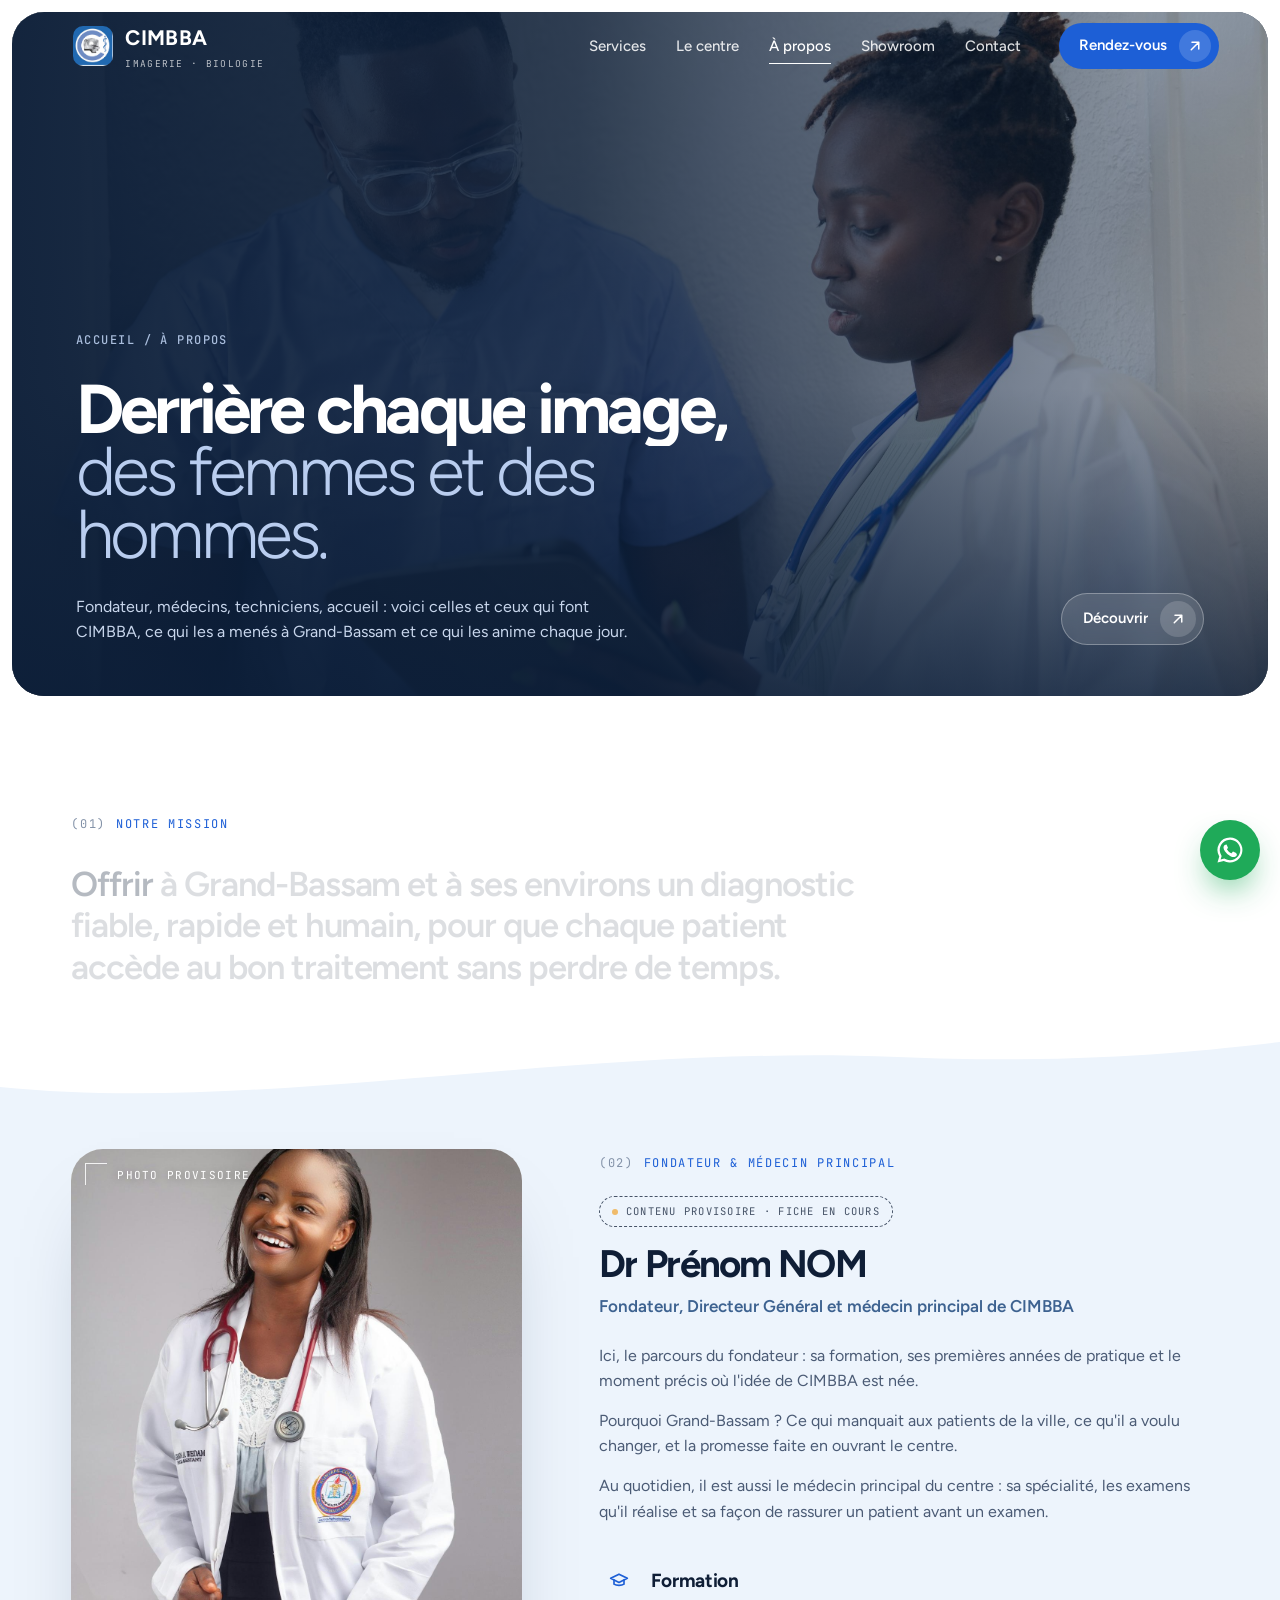
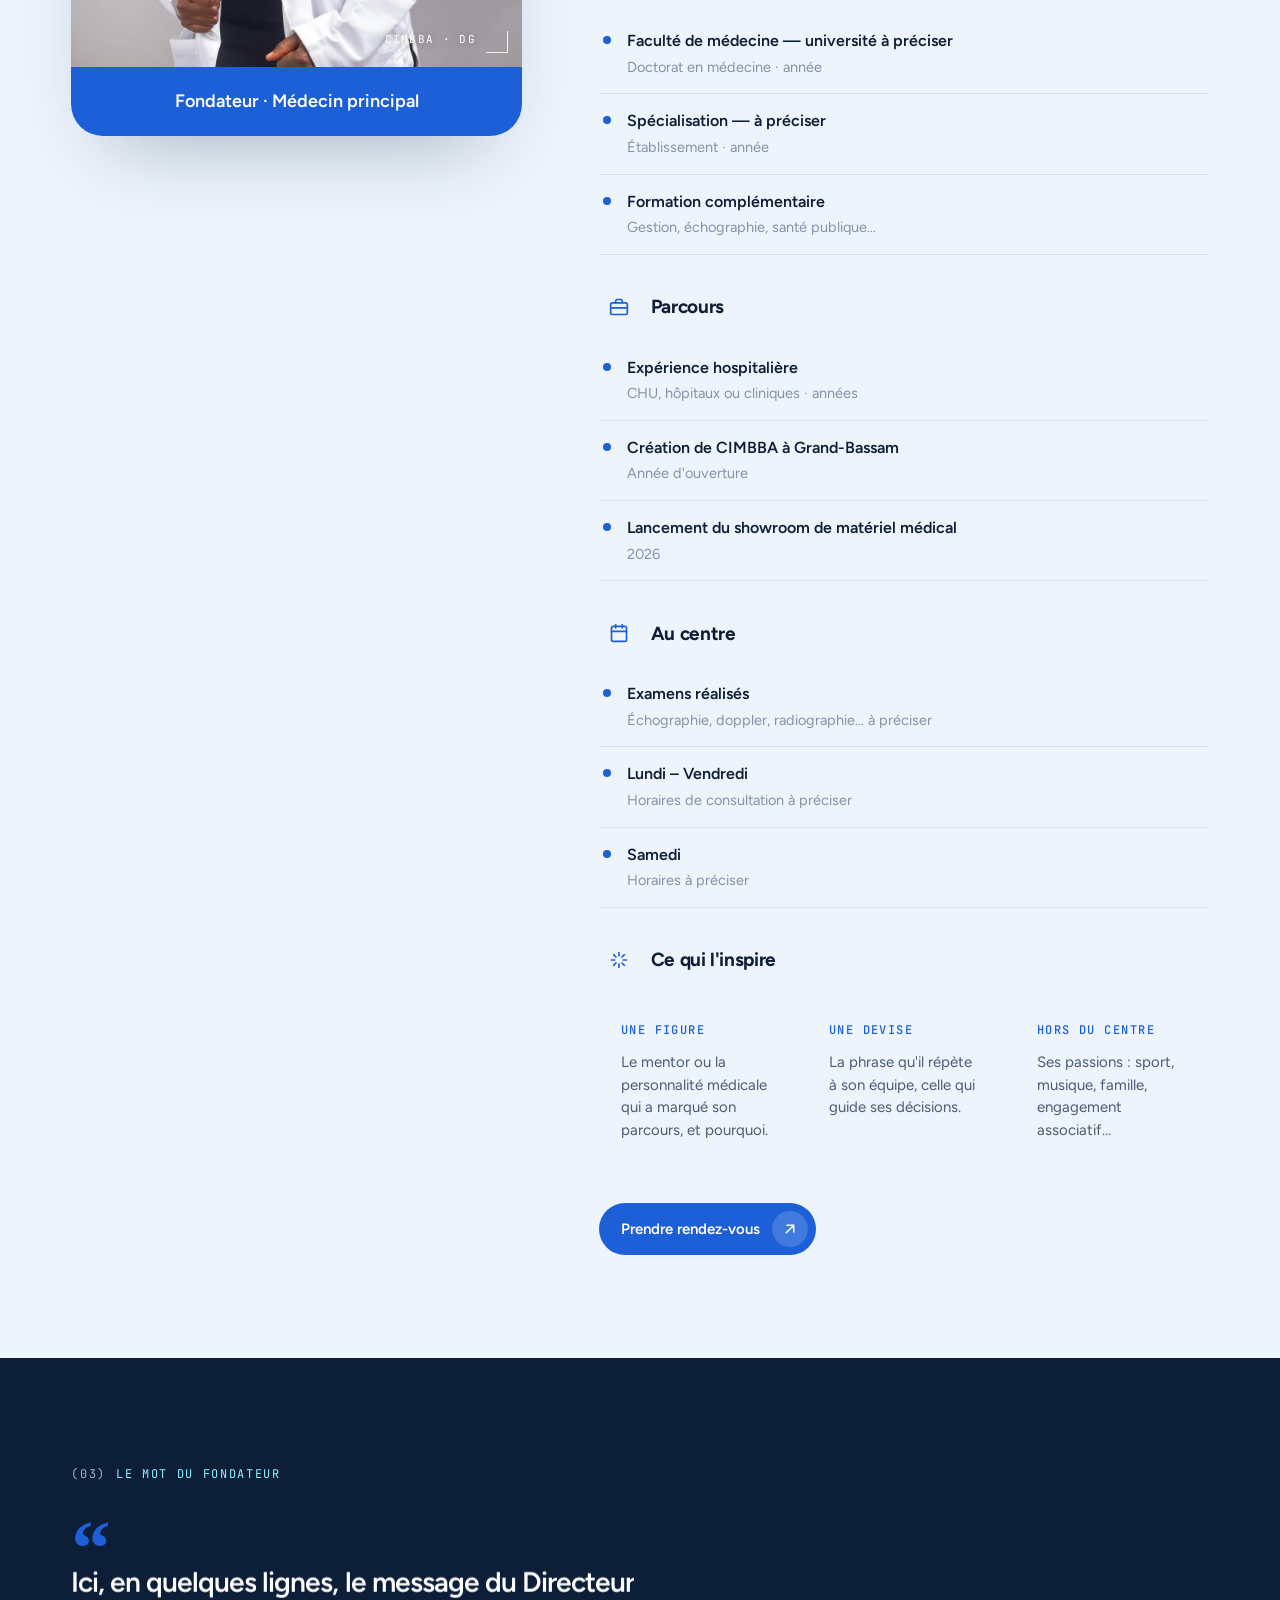
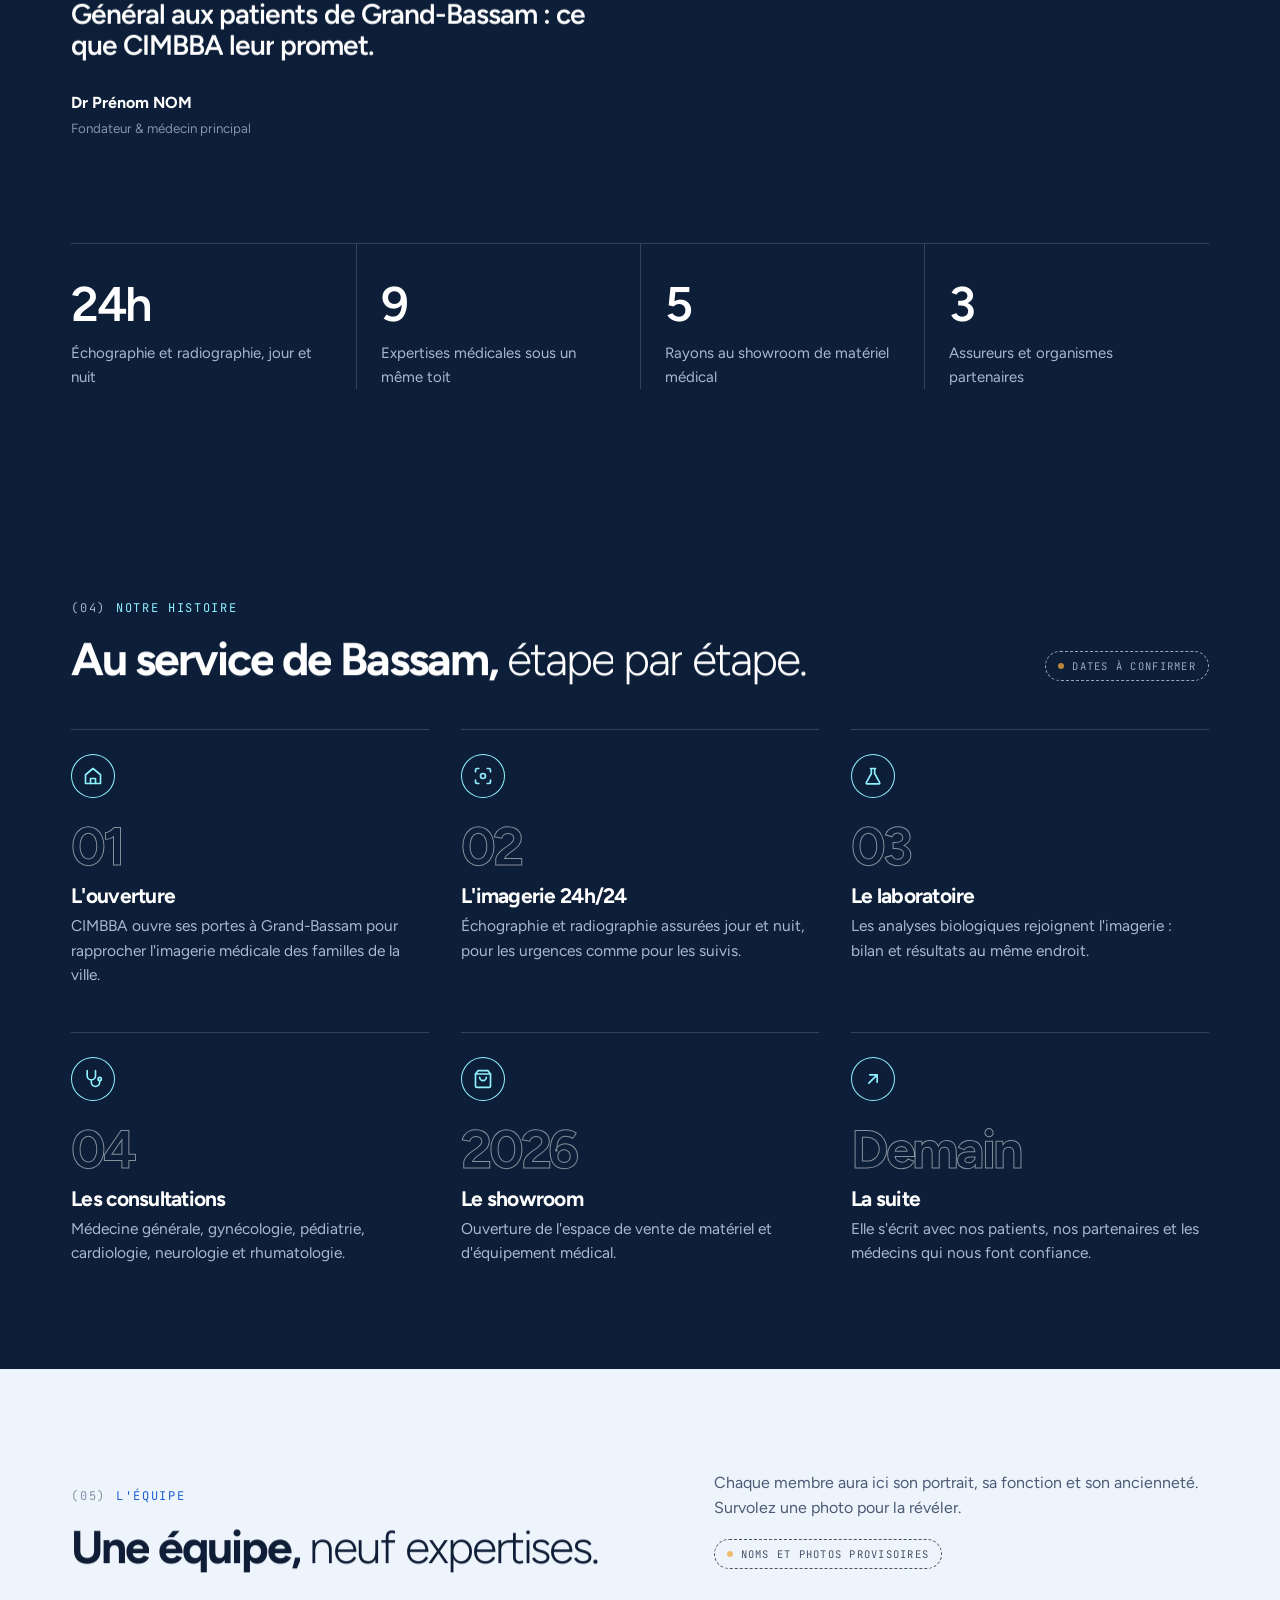
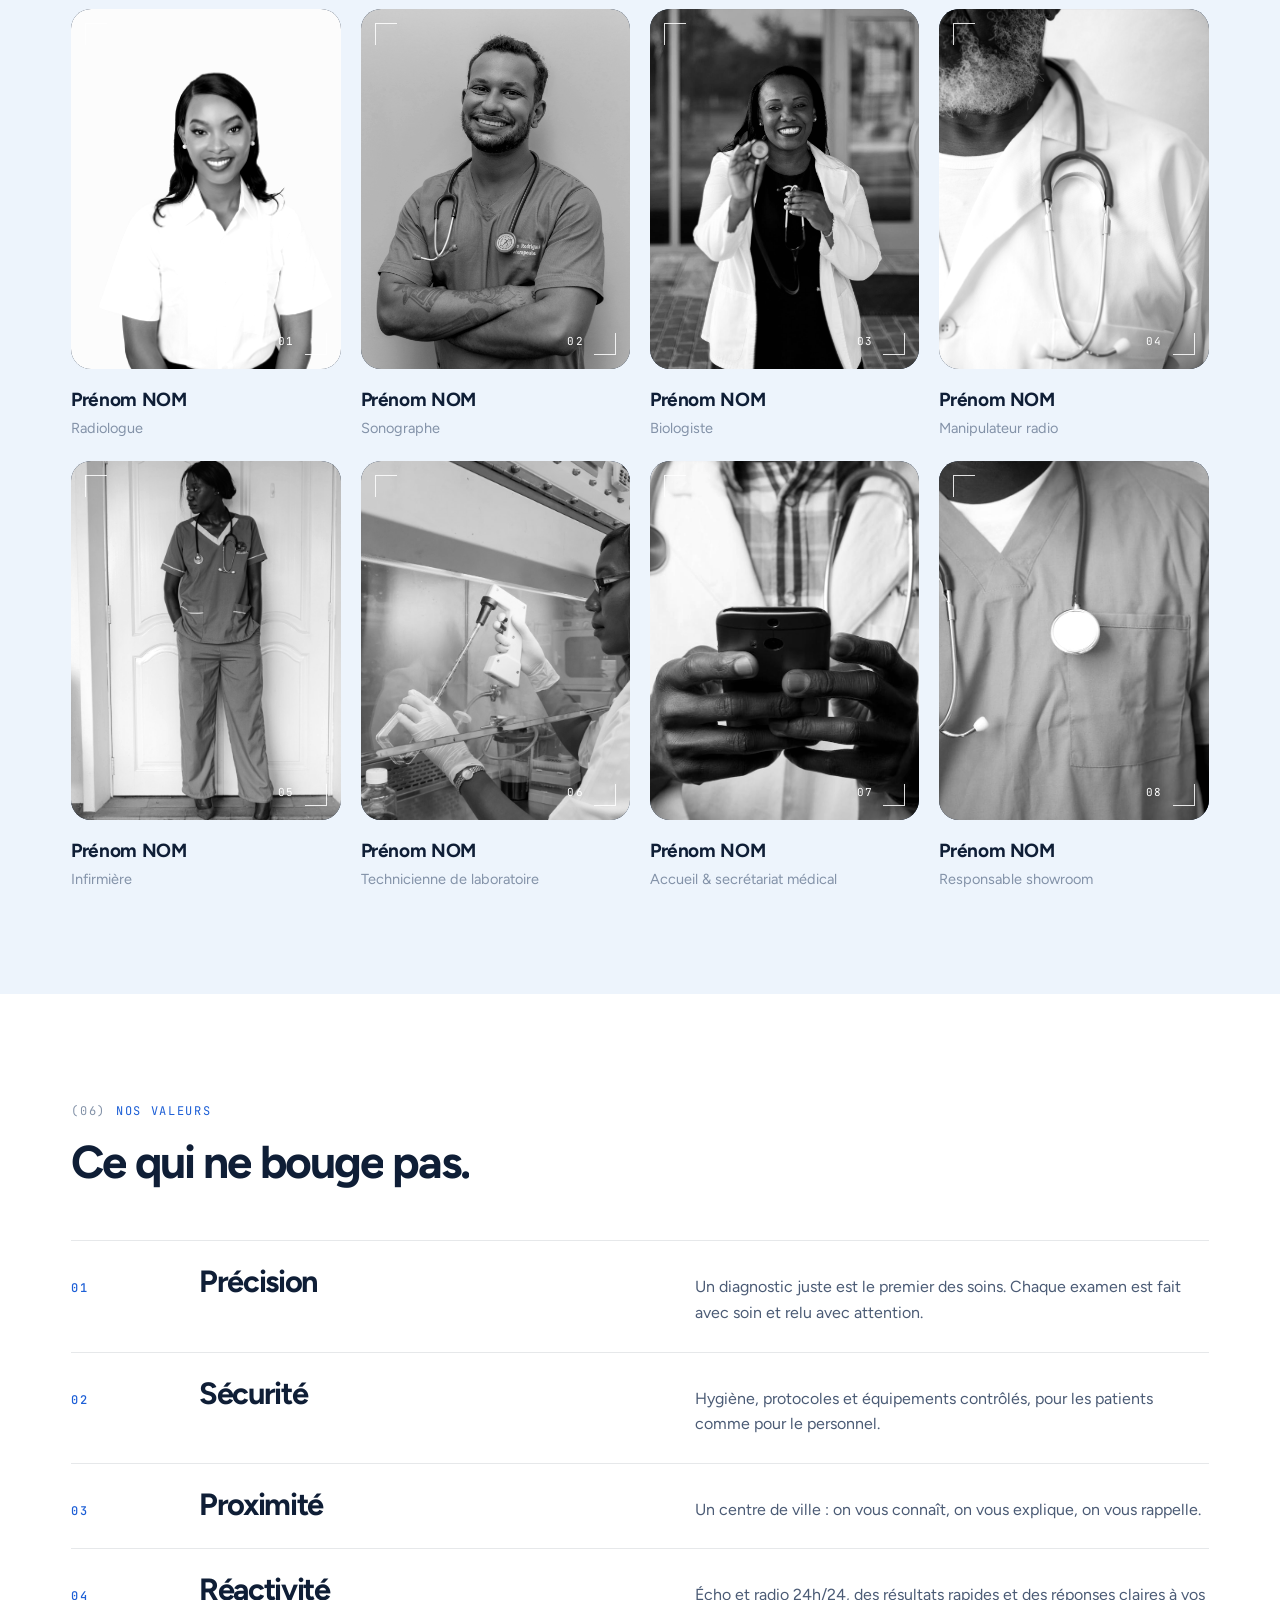
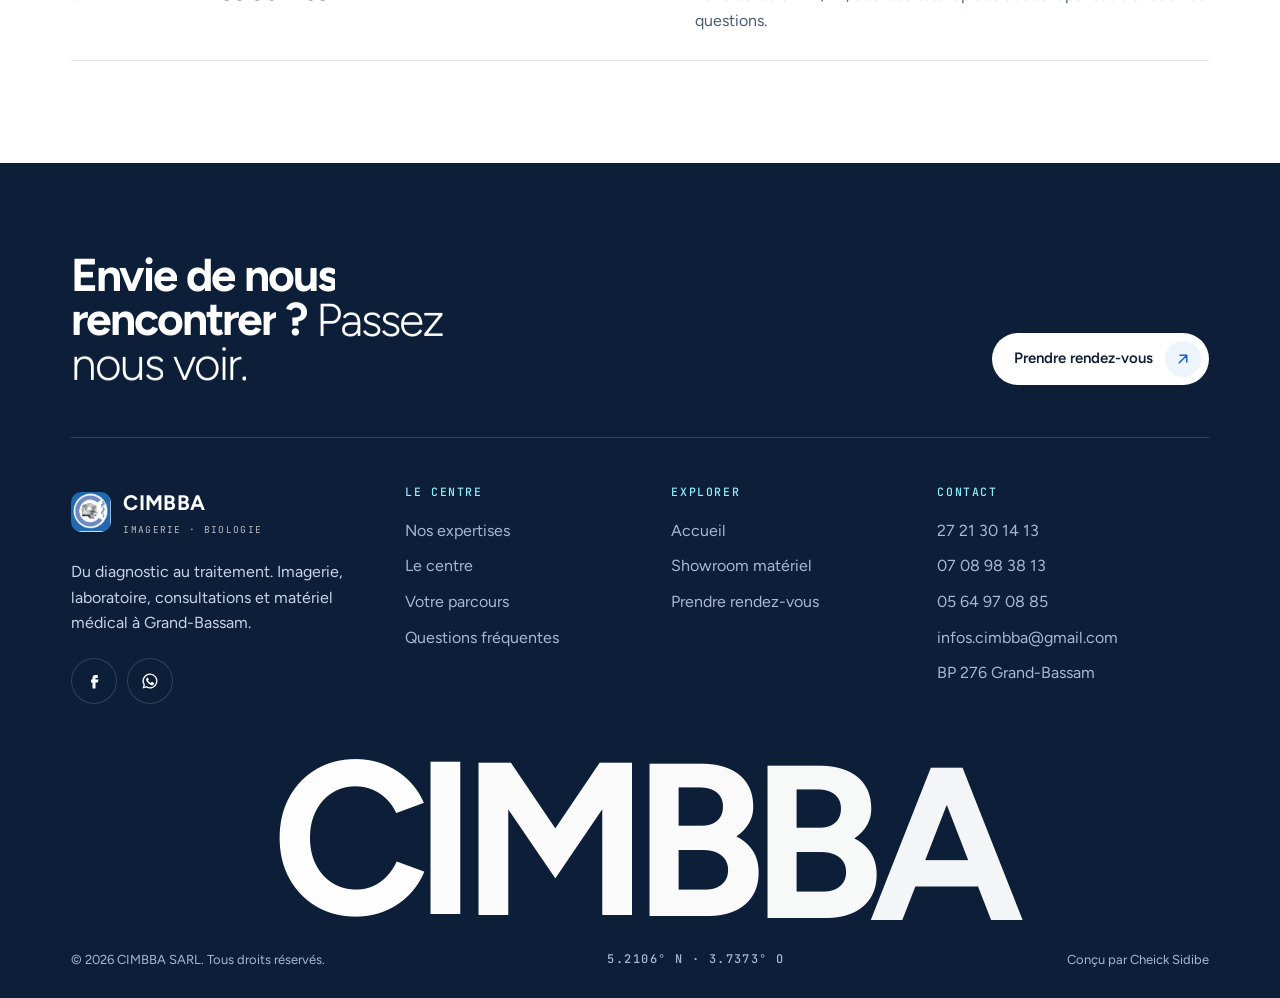
<file: a-propos.html>
<!DOCTYPE html>
<html lang="fr">
<head>
  <meta charset="utf-8">
  <meta name="viewport" content="width=device-width, initial-scale=1">
  <title>À propos — CIMBBA, ceux qui font le centre</title>
  <meta name="description" content="L'histoire de CIMBBA à Grand-Bassam, son fondateur, son équipe médicale et ses valeurs : du diagnostic au traitement.">
  <meta name="theme-color" content="#0c1e38">
  <meta property="og:title" content="À propos de CIMBBA">
  <meta property="og:image" content="assets/img/stock/c-tab.jpg">
  <link rel="icon" href="assets/img/new/logo-mark.png">
  <link rel="apple-touch-icon" href="assets/img/apple-touch-icon.png">
  <script>
    (function (d) {
      var h = d.documentElement, r = matchMedia("(prefers-reduced-motion: reduce)").matches;
      h.classList.add("no-loader");
      if (!r) h.classList.add("motion");
      try { if (!r && sessionStorage.getItem("cimbba-pt")) h.classList.add("pt-in"); } catch (e) {}
      setTimeout(function () { if (!window.__cimbbaReady) h.classList.remove("motion", "pt-in"); }, 5000);
    })(document);
  </script>
  <link rel="preconnect" href="https://fonts.googleapis.com">
  <link rel="preconnect" href="https://fonts.gstatic.com" crossorigin>
  <link href="https://fonts.googleapis.com/css2?family=Figtree:wght@300;400;500;600;700&family=JetBrains+Mono:wght@400;500;600&display=swap" rel="stylesheet">
  <link rel="stylesheet" href="assets/css/cimbba.css">
</head>
<body>

  <svg width="0" height="0" style="position:absolute" aria-hidden="true">
    <symbol id="i-arrow" viewBox="0 0 24 24" fill="none" stroke="currentColor" stroke-width="2" stroke-linecap="round" stroke-linejoin="round"><path d="M7 17 17 7M8 7h9v9"/></symbol>
    <symbol id="i-right" viewBox="0 0 24 24" fill="none" stroke="currentColor" stroke-width="2" stroke-linecap="round" stroke-linejoin="round"><path d="M5 12h14M13 6l6 6-6 6"/></symbol>
    <symbol id="i-phone" viewBox="0 0 24 24" fill="none" stroke="currentColor" stroke-width="2" stroke-linecap="round" stroke-linejoin="round"><path d="M22 16.9v3a2 2 0 0 1-2.2 2 19.8 19.8 0 0 1-8.6-3.1 19.5 19.5 0 0 1-6-6A19.8 19.8 0 0 1 2.1 4.2 2 2 0 0 1 4.1 2h3a2 2 0 0 1 2 1.7c.1.9.4 1.8.7 2.7a2 2 0 0 1-.5 2.1L8 9.8a16 16 0 0 0 6 6l1.3-1.3a2 2 0 0 1 2.1-.4c.9.3 1.8.6 2.7.7a2 2 0 0 1 1.7 2z"/></symbol>
    <symbol id="i-grad" viewBox="0 0 24 24" fill="none" stroke="currentColor" stroke-width="2" stroke-linecap="round" stroke-linejoin="round"><path d="M22 10 12 5 2 10l10 5 10-5z"/><path d="M6 12v5c3 2 9 2 12 0v-5"/></symbol>
    <symbol id="i-case" viewBox="0 0 24 24" fill="none" stroke="currentColor" stroke-width="2" stroke-linecap="round" stroke-linejoin="round"><rect x="2" y="7" width="20" height="14" rx="2"/><path d="M16 7V5a2 2 0 0 0-2-2h-4a2 2 0 0 0-2 2v2M2 13h20"/></symbol>
    <symbol id="i-spark" viewBox="0 0 24 24" fill="none" stroke="currentColor" stroke-width="2" stroke-linecap="round" stroke-linejoin="round"><path d="M12 3v4M12 17v4M3 12h4M17 12h4M5.6 5.6l2.8 2.8M15.6 15.6l2.8 2.8M5.6 18.4l2.8-2.8M15.6 8.4l2.8-2.8"/></symbol>
    <symbol id="i-cal" viewBox="0 0 24 24" fill="none" stroke="currentColor" stroke-width="2" stroke-linecap="round" stroke-linejoin="round"><rect x="3" y="4" width="18" height="18" rx="2"/><path d="M16 2v4M8 2v4M3 10h18"/></symbol>
    <symbol id="i-scan" viewBox="0 0 24 24" fill="none" stroke="currentColor" stroke-width="2" stroke-linecap="round" stroke-linejoin="round"><path d="M3 7V5a2 2 0 0 1 2-2h2M17 3h2a2 2 0 0 1 2 2v2M21 17v2a2 2 0 0 1-2 2h-2M7 21H5a2 2 0 0 1-2-2v-2"/><circle cx="12" cy="12" r="3"/></symbol>
    <symbol id="i-flask" viewBox="0 0 24 24" fill="none" stroke="currentColor" stroke-width="2" stroke-linecap="round" stroke-linejoin="round"><path d="M9 3h6M10 3v6L4 20a1 1 0 0 0 .9 1.5h14.2A1 1 0 0 0 20 20l-6-11V3"/></symbol>
    <symbol id="i-steth" viewBox="0 0 24 24" fill="none" stroke="currentColor" stroke-width="2" stroke-linecap="round" stroke-linejoin="round"><path d="M5 2v6a5 5 0 0 0 10 0V2M10 13v3a5 5 0 0 0 10 0v-2"/><circle cx="20" cy="12" r="2"/></symbol>
    <symbol id="i-home" viewBox="0 0 24 24" fill="none" stroke="currentColor" stroke-width="2" stroke-linecap="round" stroke-linejoin="round"><path d="M3 10.5 12 3l9 7.5V21H3z"/><path d="M9 21v-6h6v6"/></symbol>
    <symbol id="i-bag" viewBox="0 0 24 24" fill="none" stroke="currentColor" stroke-width="2" stroke-linecap="round" stroke-linejoin="round"><path d="M6 2 3 6v14a2 2 0 0 0 2 2h14a2 2 0 0 0 2-2V6l-3-4z"/><path d="M3 6h18M16 10a4 4 0 0 1-8 0"/></symbol>
    <symbol id="i-whatsapp" viewBox="0 0 24 24" fill="currentColor"><path d="M12 2a10 10 0 0 0-8.6 15.1L2 22l5-1.3A10 10 0 1 0 12 2zm0 18.2a8.2 8.2 0 0 1-4.2-1.2l-.3-.2-3 .8.8-2.9-.2-.3A8.2 8.2 0 1 1 12 20.2zm4.5-6.1c-.2-.1-1.5-.7-1.7-.8-.2-.1-.4-.1-.6.1l-.8 1c-.1.2-.3.2-.5.1a6.7 6.7 0 0 1-3.3-2.9c-.3-.4.2-.4.7-1.3.1-.2 0-.3 0-.4l-.8-1.8c-.2-.5-.4-.4-.6-.4h-.5a1 1 0 0 0-.7.3 3 3 0 0 0-.9 2.2 5.2 5.2 0 0 0 1.1 2.7 11.8 11.8 0 0 0 4.5 4c1.7.7 2.3.8 3.2.6.5-.1 1.5-.6 1.7-1.2.2-.6.2-1.1.2-1.2-.1-.1-.2-.2-.5-.3z"/></symbol>
    <symbol id="i-facebook" viewBox="0 0 24 24" fill="currentColor"><path d="M14 8h3V4h-3a4 4 0 0 0-4 4v2H8v4h2v8h4v-8h3l1-4h-4V8.5c0-.3.2-.5.5-.5z"/></symbol>
  </svg>

  <div class="pt" aria-hidden="true"></div>

  <!-- ======= En-tête ======= -->
  <header class="hdr">
    <div class="hdr__bar">
      <a href="index.html" class="logo" aria-label="CIMBBA — accueil">
        <span class="logo__mark"><img src="assets/img/new/logo-mark.png" alt=""></span>
        <span><span class="logo__name">CIMBBA</span><span class="logo__sub">Imagerie · Biologie</span></span>
      </a>
      <nav class="nav" aria-label="Navigation principale">
        <a class="nav__a" href="index.html#services">Services</a>
        <a class="nav__a" href="index.html#centre">Le centre</a>
        <a class="nav__a is-on" href="a-propos.html">À propos</a>
        <a class="nav__a" href="showroom.html">Showroom</a>
        <a class="nav__a" href="index.html#rendez-vous">Contact</a>
      </nav>
      <div class="hdr__cta">
        <a class="btn btn--sm" href="index.html#rendez-vous" data-magnetic><span class="btn__label"><span>Rendez-vous</span><span>Rendez-vous</span></span><span class="btn__ico"><svg><use href="#i-arrow"/></svg></span></a>
      </div>
      <button class="burger" aria-label="Menu" aria-expanded="false" aria-controls="menu"><i></i><i></i></button>
    </div>
  </header>

  <div class="menu" id="menu">
    <nav class="menu__list" aria-label="Menu mobile">
      <a class="menu__a" href="index.html"><small>01</small>Accueil</a>
      <a class="menu__a" href="index.html#services"><small>02</small>Services</a>
      <a class="menu__a" href="a-propos.html"><small>03</small>À propos</a>
      <a class="menu__a" href="showroom.html"><small>04</small>Showroom</a>
      <a class="menu__a" href="index.html#rendez-vous"><small>05</small>Rendez-vous</a>
    </nav>
    <div class="menu__foot">
      <span class="mono">Écho &amp; radio 24h/24</span>
      <a href="tel:+2250708983813">07 08 98 38 13</a>
      <a href="mailto:infos.cimbba@gmail.com">infos.cimbba@gmail.com</a>
    </div>
  </div>

  <main>

    <!-- ======= Hero ======= -->
    <section class="phero">
      <div class="phero__card">
        <div class="phero__bg"><img src="assets/img/stock/c-tab.jpg" alt="" fetchpriority="high"></div>
        <div class="phero__inner">
          <p class="phero__crumb mono" data-intro><a href="index.html">Accueil</a> / À propos</p>
          <h1 data-split="hero">Derrière chaque image, <span class="thin">des femmes et des hommes.</span></h1>
          <div class="phero__row" data-intro>
            <p class="lead" style="color:#c8d6ec">Fondateur, médecins, techniciens, accueil : voici celles et ceux qui font CIMBBA, ce qui les a menés à Grand-Bassam et ce qui les anime chaque jour.</p>
            <a class="btn btn--glass" href="#fondateur" data-magnetic><span class="btn__label"><span>Découvrir</span><span>Découvrir</span></span><span class="btn__ico"><svg><use href="#i-arrow"/></svg></span></a>
          </div>
        </div>
      </div>
    </section>

    <!-- ======= Mission ======= -->
    <section class="sec manifesto">
      <div class="wrap">
        <span class="tag" data-fade><i>(01)</i> Notre mission</span>
        <p class="manifesto__text" data-words>Offrir à Grand-Bassam et à ses environs un diagnostic fiable, rapide et humain, pour que chaque patient accède au bon traitement sans perdre de temps.</p>
      </div>
    </section>

    <div class="wave" aria-hidden="true"><svg viewBox="0 0 1440 140" preserveAspectRatio="none"><path fill="currentColor" d="M0,140 L0,96 C300,150 640,10 1010,36 C1220,52 1360,22 1440,6 L1440,140 Z"/></svg></div>

    <!-- ======= Le fondateur (fiche façon « Doctor details ») ======= -->
    <section class="sec sec--ice" id="fondateur" style="padding-top:40px">
      <div class="wrap profile">
        <aside class="profile__card" data-fade>
          <div class="film">
            <img src="assets/img/stock/doc3.jpg" alt="Photo provisoire du fondateur">
            <span class="film__lbl film__lbl--tl">Photo provisoire</span>
            <span class="film__lbl film__lbl--br">CIMBBA · DG</span>
          </div>
          <div class="profile__dept">Fondateur · Médecin principal</div>
        </aside>

        <div>
          <span class="tag" data-fade><i>(02)</i> Fondateur &amp; médecin principal</span>
          <div style="margin:22px 0 18px" data-fade><span class="provisoire">Contenu provisoire · fiche en cours</span></div>
          <h2 class="profile__name" data-split>Dr Prénom NOM</h2>
          <p class="profile__role" data-fade>Fondateur, Directeur Général et médecin principal de CIMBBA</p>
          <div class="profile__bio" data-fade>
            <p>Ici, le parcours du fondateur : sa formation, ses premières années de pratique et le moment précis où l'idée de CIMBBA est née.</p>
            <p>Pourquoi Grand-Bassam ? Ce qui manquait aux patients de la ville, ce qu'il a voulu changer, et la promesse faite en ouvrant le centre.</p>
            <p>Au quotidien, il est aussi le médecin principal du centre : sa spécialité, les examens qu'il réalise et sa façon de rassurer un patient avant un examen.</p>
          </div>

          <div class="blocks">
            <div class="block" data-fade>
              <h3><span><svg><use href="#i-grad"/></svg></span> Formation</h3>
              <ul>
                <li><b>Faculté de médecine — université à préciser</b><small>Doctorat en médecine · année</small></li>
                <li><b>Spécialisation — à préciser</b><small>Établissement · année</small></li>
                <li><b>Formation complémentaire</b><small>Gestion, échographie, santé publique…</small></li>
              </ul>
            </div>
            <div class="block" data-fade>
              <h3><span><svg><use href="#i-case"/></svg></span> Parcours</h3>
              <ul>
                <li><b>Expérience hospitalière</b><small>CHU, hôpitaux ou cliniques · années</small></li>
                <li><b>Création de CIMBBA à Grand-Bassam</b><small>Année d'ouverture</small></li>
                <li><b>Lancement du showroom de matériel médical</b><small>2026</small></li>
              </ul>
            </div>
            <div class="block" data-fade>
              <h3><span><svg><use href="#i-cal"/></svg></span> Au centre</h3>
              <ul>
                <li><b>Examens réalisés</b><small>Échographie, doppler, radiographie… à préciser</small></li>
                <li><b>Lundi – Vendredi</b><small>Horaires de consultation à préciser</small></li>
                <li><b>Samedi</b><small>Horaires à préciser</small></li>
              </ul>
            </div>
            <div class="block" data-fade>
              <h3><span><svg><use href="#i-spark"/></svg></span> Ce qui l'inspire</h3>
              <div class="inspi">
                <div><span class="mono">Une figure</span><p>Le mentor ou la personnalité médicale qui a marqué son parcours, et pourquoi.</p></div>
                <div><span class="mono">Une devise</span><p>La phrase qu'il répète à son équipe, celle qui guide ses décisions.</p></div>
                <div><span class="mono">Hors du centre</span><p>Ses passions : sport, musique, famille, engagement associatif…</p></div>
              </div>
            </div>
          </div>
          <div style="margin-top:40px" data-fade>
            <a class="btn" href="index.html#rendez-vous" data-magnetic><span class="btn__label"><span>Prendre rendez-vous</span><span>Prendre rendez-vous</span></span><span class="btn__ico"><svg><use href="#i-arrow"/></svg></span></a>
          </div>
        </div>
      </div>
    </section>

    <!-- ======= Le mot du fondateur + chiffres ======= -->
    <section class="sec sec--navy">
      <div class="wrap">
        <span class="tag"><i style="color:#9fb3d1">(03)</i> Le mot du fondateur</span>
        <p class="quote" data-split style="margin-top:34px;max-width:20em">Ici, en quelques lignes, le message du Directeur Général aux patients de Grand-Bassam : ce que CIMBBA leur promet.</p>
        <div class="sign" data-fade style="color:#a9b8d0"><span><b style="color:#fff">Dr Prénom NOM</b><small>Fondateur &amp; médecin principal</small></span></div>
        <div class="kpis" style="margin-top:clamp(64px,8vw,120px)">
          <div class="kpi" data-fade><strong data-count="24" data-suffix="h">24h</strong><span>Échographie et radiographie, jour et nuit</span></div>
          <div class="kpi" data-fade data-delay="1"><strong data-count="9">9</strong><span>Expertises médicales sous un même toit</span></div>
          <div class="kpi" data-fade data-delay="2"><strong data-count="5">5</strong><span>Rayons au showroom de matériel médical</span></div>
          <div class="kpi" data-fade data-delay="3"><strong data-count="3">3</strong><span>Assureurs et organismes partenaires</span></div>
        </div>
      </div>
    </section>

    <!-- ======= Histoire (frise horizontale) ======= -->
    <section class="tl">
      <div class="wrap">
        <div class="tl__head">
          <div>
            <span class="tag"><i style="color:#9fb3d1">(04)</i> Notre histoire</span>
            <h2 class="h2" data-split style="margin-top:18px">Au service de Bassam, <span class="thin">étape par étape.</span></h2>
          </div>
          <span class="provisoire" style="color:#c8d6ec">Dates à confirmer</span>
        </div>
        <div class="tl__track">
          <div class="tl__item" data-fade><span class="tl__dot"><svg><use href="#i-home"/></svg></span><div class="tl__year">01</div><h3>L'ouverture</h3><p>CIMBBA ouvre ses portes à Grand-Bassam pour rapprocher l'imagerie médicale des familles de la ville.</p></div>
          <div class="tl__item" data-fade data-delay="1"><span class="tl__dot"><svg><use href="#i-scan"/></svg></span><div class="tl__year">02</div><h3>L'imagerie 24h/24</h3><p>Échographie et radiographie assurées jour et nuit, pour les urgences comme pour les suivis.</p></div>
          <div class="tl__item" data-fade data-delay="2"><span class="tl__dot"><svg><use href="#i-flask"/></svg></span><div class="tl__year">03</div><h3>Le laboratoire</h3><p>Les analyses biologiques rejoignent l'imagerie : bilan et résultats au même endroit.</p></div>
          <div class="tl__item" data-fade><span class="tl__dot"><svg><use href="#i-steth"/></svg></span><div class="tl__year">04</div><h3>Les consultations</h3><p>Médecine générale, gynécologie, pédiatrie, cardiologie, neurologie et rhumatologie.</p></div>
          <div class="tl__item" data-fade data-delay="1"><span class="tl__dot"><svg><use href="#i-bag"/></svg></span><div class="tl__year">2026</div><h3>Le showroom</h3><p>Ouverture de l'espace de vente de matériel et d'équipement médical.</p></div>
          <div class="tl__item" data-fade data-delay="2"><span class="tl__dot"><svg><use href="#i-arrow"/></svg></span><div class="tl__year">Demain</div><h3>La suite</h3><p>Elle s'écrit avec nos patients, nos partenaires et les médecins qui nous font confiance.</p></div>
        </div>
      </div>
    </section>

    <!-- ======= Équipe ======= -->
    <section class="sec sec--ice">
      <div class="wrap">
        <div class="ba-head">
          <div>
            <span class="tag"><i>(05)</i> L'équipe</span>
            <h2 class="h2" data-split style="margin-top:18px">Une équipe, <span class="thin">neuf expertises.</span></h2>
          </div>
          <div>
            <p class="lead" data-fade>Chaque membre aura ici son portrait, sa fonction et son ancienneté. Survolez une photo pour la révéler.</p>
            <div style="margin-top:18px" data-fade><span class="provisoire">Noms et photos provisoires</span></div>
          </div>
        </div>
        <div class="team">
          <div class="member" data-fade><div class="film"><img src="assets/img/stock/p-woman1.jpg" alt="" loading="lazy"><span class="film__lbl film__lbl--br">01</span></div><div class="member__info"><b>Prénom NOM</b><span>Radiologue</span></div></div>
          <div class="member" data-fade data-delay="1"><div class="film"><img src="assets/img/stock/p-man1.jpg" alt="" loading="lazy"><span class="film__lbl film__lbl--br">02</span></div><div class="member__info"><b>Prénom NOM</b><span>Sonographe</span></div></div>
          <div class="member" data-fade data-delay="2"><div class="film"><img src="assets/img/stock/doc2.jpg" alt="" loading="lazy"><span class="film__lbl film__lbl--br">03</span></div><div class="member__info"><b>Prénom NOM</b><span>Biologiste</span></div></div>
          <div class="member" data-fade data-delay="3"><div class="film"><img src="assets/img/stock/c-man.jpg" alt="" loading="lazy"><span class="film__lbl film__lbl--br">04</span></div><div class="member__info"><b>Prénom NOM</b><span>Manipulateur radio</span></div></div>
          <div class="member" data-fade><div class="film"><img src="assets/img/stock/p-woman2.jpg" alt="" loading="lazy"><span class="film__lbl film__lbl--br">05</span></div><div class="member__info"><b>Prénom NOM</b><span>Infirmière</span></div></div>
          <div class="member" data-fade data-delay="1"><div class="film"><img src="assets/img/stock/lab-pipette.jpg" alt="" loading="lazy"><span class="film__lbl film__lbl--br">06</span></div><div class="member__info"><b>Prénom NOM</b><span>Technicienne de laboratoire</span></div></div>
          <div class="member" data-fade data-delay="2"><div class="film"><img src="assets/img/stock/doc1.jpg" alt="" loading="lazy"><span class="film__lbl film__lbl--br">07</span></div><div class="member__info"><b>Prénom NOM</b><span>Accueil &amp; secrétariat médical</span></div></div>
          <div class="member" data-fade data-delay="3"><div class="film"><img src="assets/img/stock/doc4.jpg" alt="" loading="lazy"><span class="film__lbl film__lbl--br">08</span></div><div class="member__info"><b>Prénom NOM</b><span>Responsable showroom</span></div></div>
        </div>
      </div>
    </section>

    <!-- ======= Valeurs ======= -->
    <section class="sec">
      <div class="wrap">
        <span class="tag" data-fade><i>(06)</i> Nos valeurs</span>
        <h2 class="h2" data-split style="margin:18px 0 56px">Ce qui ne bouge pas.</h2>
        <div class="values">
          <div class="value" data-fade><span class="mono">01</span><h3>Précision</h3><p>Un diagnostic juste est le premier des soins. Chaque examen est fait avec soin et relu avec attention.</p></div>
          <div class="value" data-fade><span class="mono">02</span><h3>Sécurité</h3><p>Hygiène, protocoles et équipements contrôlés, pour les patients comme pour le personnel.</p></div>
          <div class="value" data-fade><span class="mono">03</span><h3>Proximité</h3><p>Un centre de ville : on vous connaît, on vous explique, on vous rappelle.</p></div>
          <div class="value" data-fade><span class="mono">04</span><h3>Réactivité</h3><p>Écho et radio 24h/24, des résultats rapides et des réponses claires à vos questions.</p></div>
        </div>
      </div>
    </section>

  </main>

  <!-- ======= Pied de page ======= -->
  <footer class="ftr">
    <div class="wrap">
      <div class="ftr__cta">
        <h2 class="h2" data-split>Envie de nous rencontrer ? <span class="thin">Passez nous voir.</span></h2>
        <a class="btn btn--light" href="index.html#rendez-vous" data-magnetic><span class="btn__label"><span>Prendre rendez-vous</span><span>Prendre rendez-vous</span></span><span class="btn__ico"><svg><use href="#i-arrow"/></svg></span></a>
      </div>
      <div class="ftr__grid">
        <div>
          <a href="index.html" class="logo"><span class="logo__mark"><img src="assets/img/new/logo-mark.png" alt=""></span><span><span class="logo__name">CIMBBA</span><span class="logo__sub">Imagerie · Biologie</span></span></a>
          <p class="ftr__about">Du diagnostic au traitement. Imagerie, laboratoire, consultations et matériel médical à Grand-Bassam.</p>
          <div class="ftr__social">
            <a href="https://www.facebook.com/cimbba.cimbba" target="_blank" rel="noopener" aria-label="Facebook"><svg><use href="#i-facebook"/></svg></a>
            <a href="https://wa.me/2250708983813" target="_blank" rel="noopener" aria-label="WhatsApp"><svg><use href="#i-whatsapp"/></svg></a>
          </div>
        </div>
        <div>
          <h4>Le centre</h4>
          <ul>
            <li><a href="index.html#services">Nos expertises</a></li>
            <li><a href="index.html#centre">Le centre</a></li>
            <li><a href="index.html#parcours">Votre parcours</a></li>
            <li><a href="index.html#faq">Questions fréquentes</a></li>
          </ul>
        </div>
        <div>
          <h4>Explorer</h4>
          <ul>
            <li><a href="index.html">Accueil</a></li>
            <li><a href="showroom.html">Showroom matériel</a></li>
            <li><a href="index.html#rendez-vous">Prendre rendez-vous</a></li>
          </ul>
        </div>
        <div>
          <h4>Contact</h4>
          <ul>
            <li><a href="tel:+2252721301413">27 21 30 14 13</a></li>
            <li><a href="tel:+2250708983813">07 08 98 38 13</a></li>
            <li><a href="tel:+2250564970885">05 64 97 08 85</a></li>
            <li><a href="mailto:infos.cimbba@gmail.com">infos.cimbba@gmail.com</a></li>
            <li>BP 276 Grand-Bassam</li>
          </ul>
        </div>
      </div>
    </div>
    <div class="ftr__word" aria-hidden="true">CIMBBA</div>
    <div class="wrap">
      <div class="ftr__bottom">
        <span>© <span data-year>2026</span> CIMBBA SARL. Tous droits réservés.</span>
        <span class="mono">5.2106° N · 3.7373° O</span>
        <span>Conçu par <a href="https://www.linkedin.com/in/cheick-sidibe27/" target="_blank" rel="noopener">Cheick Sidibe</a></span>
      </div>
    </div>
  </footer>

  <a class="wa" href="https://wa.me/2250708983813" target="_blank" rel="noopener" aria-label="Nous écrire sur WhatsApp"><svg><use href="#i-whatsapp"/></svg></a>

  <script src="assets/vendor/motion/gsap.min.js"></script>
  <script src="assets/vendor/motion/ScrollTrigger.min.js"></script>
  <script src="assets/vendor/motion/lenis.min.js"></script>
  <script src="assets/js/cimbba.js"></script>
</body>
</html>
</file>
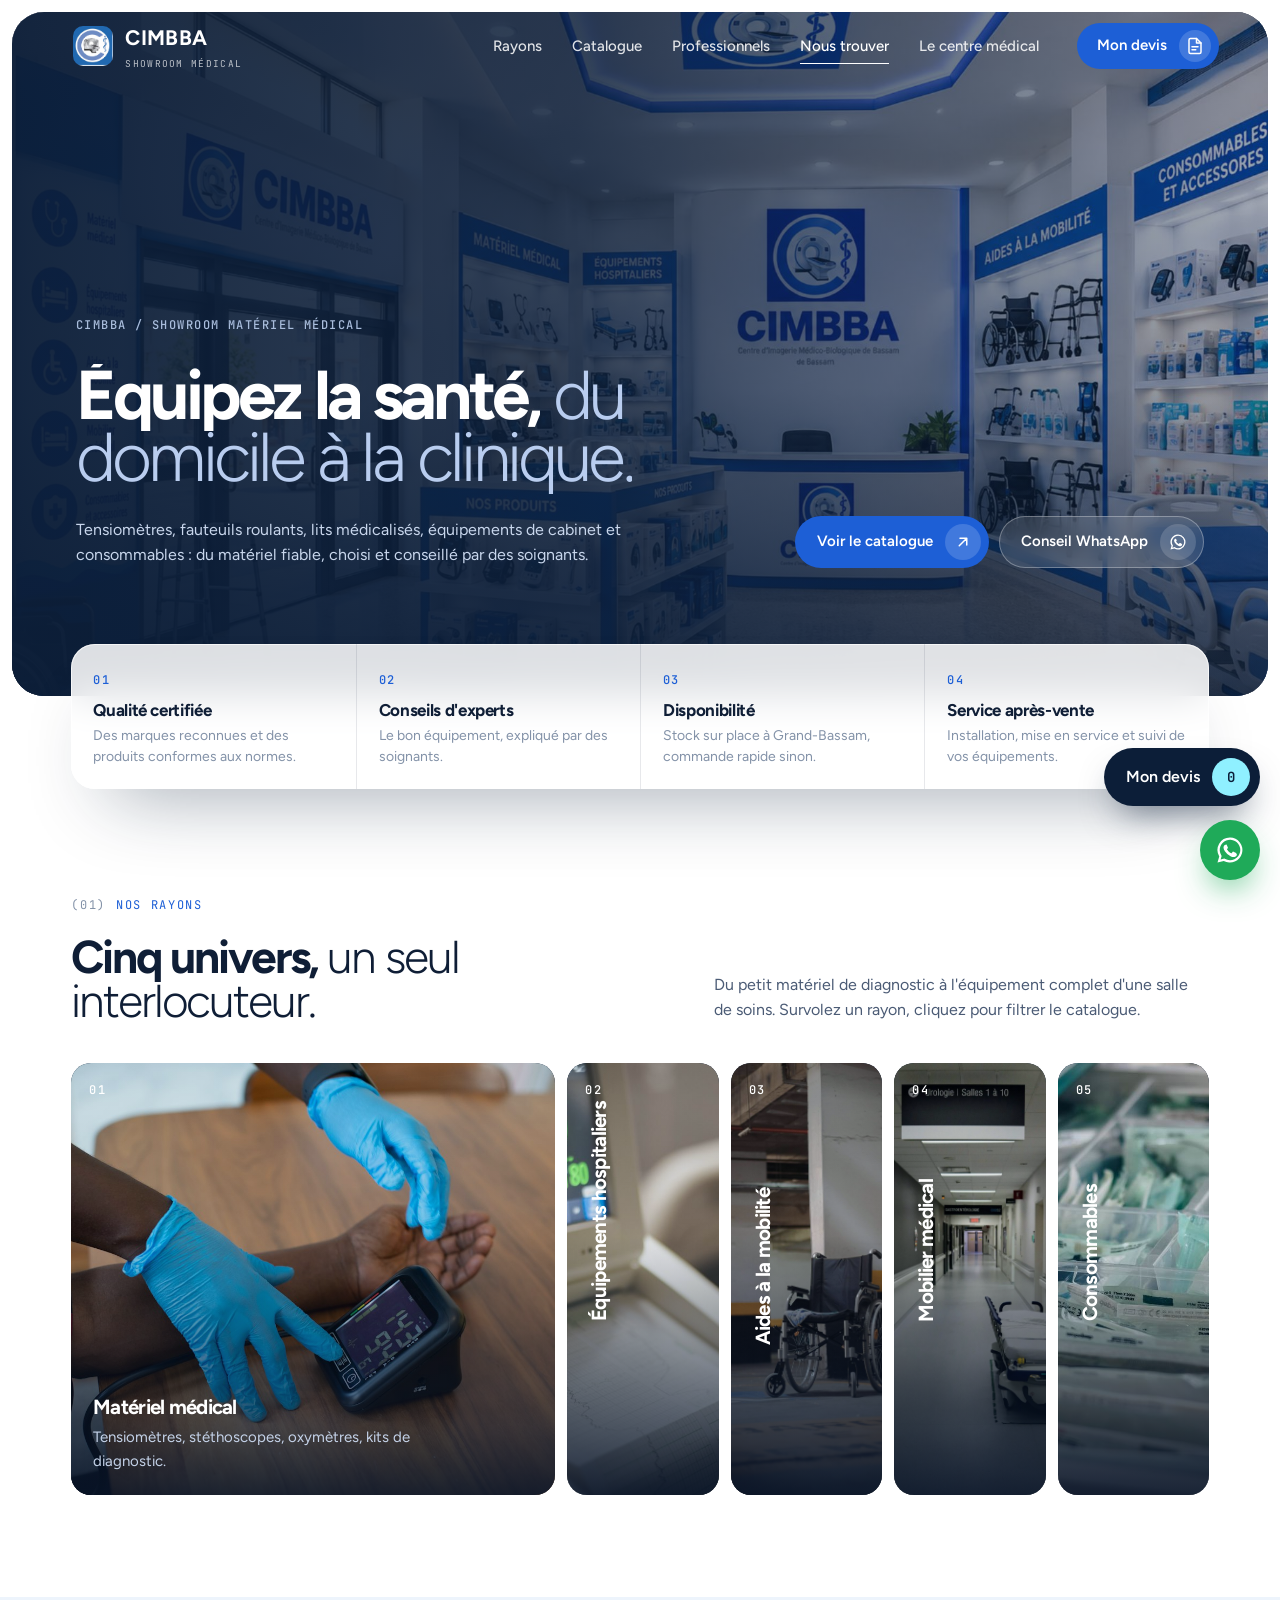
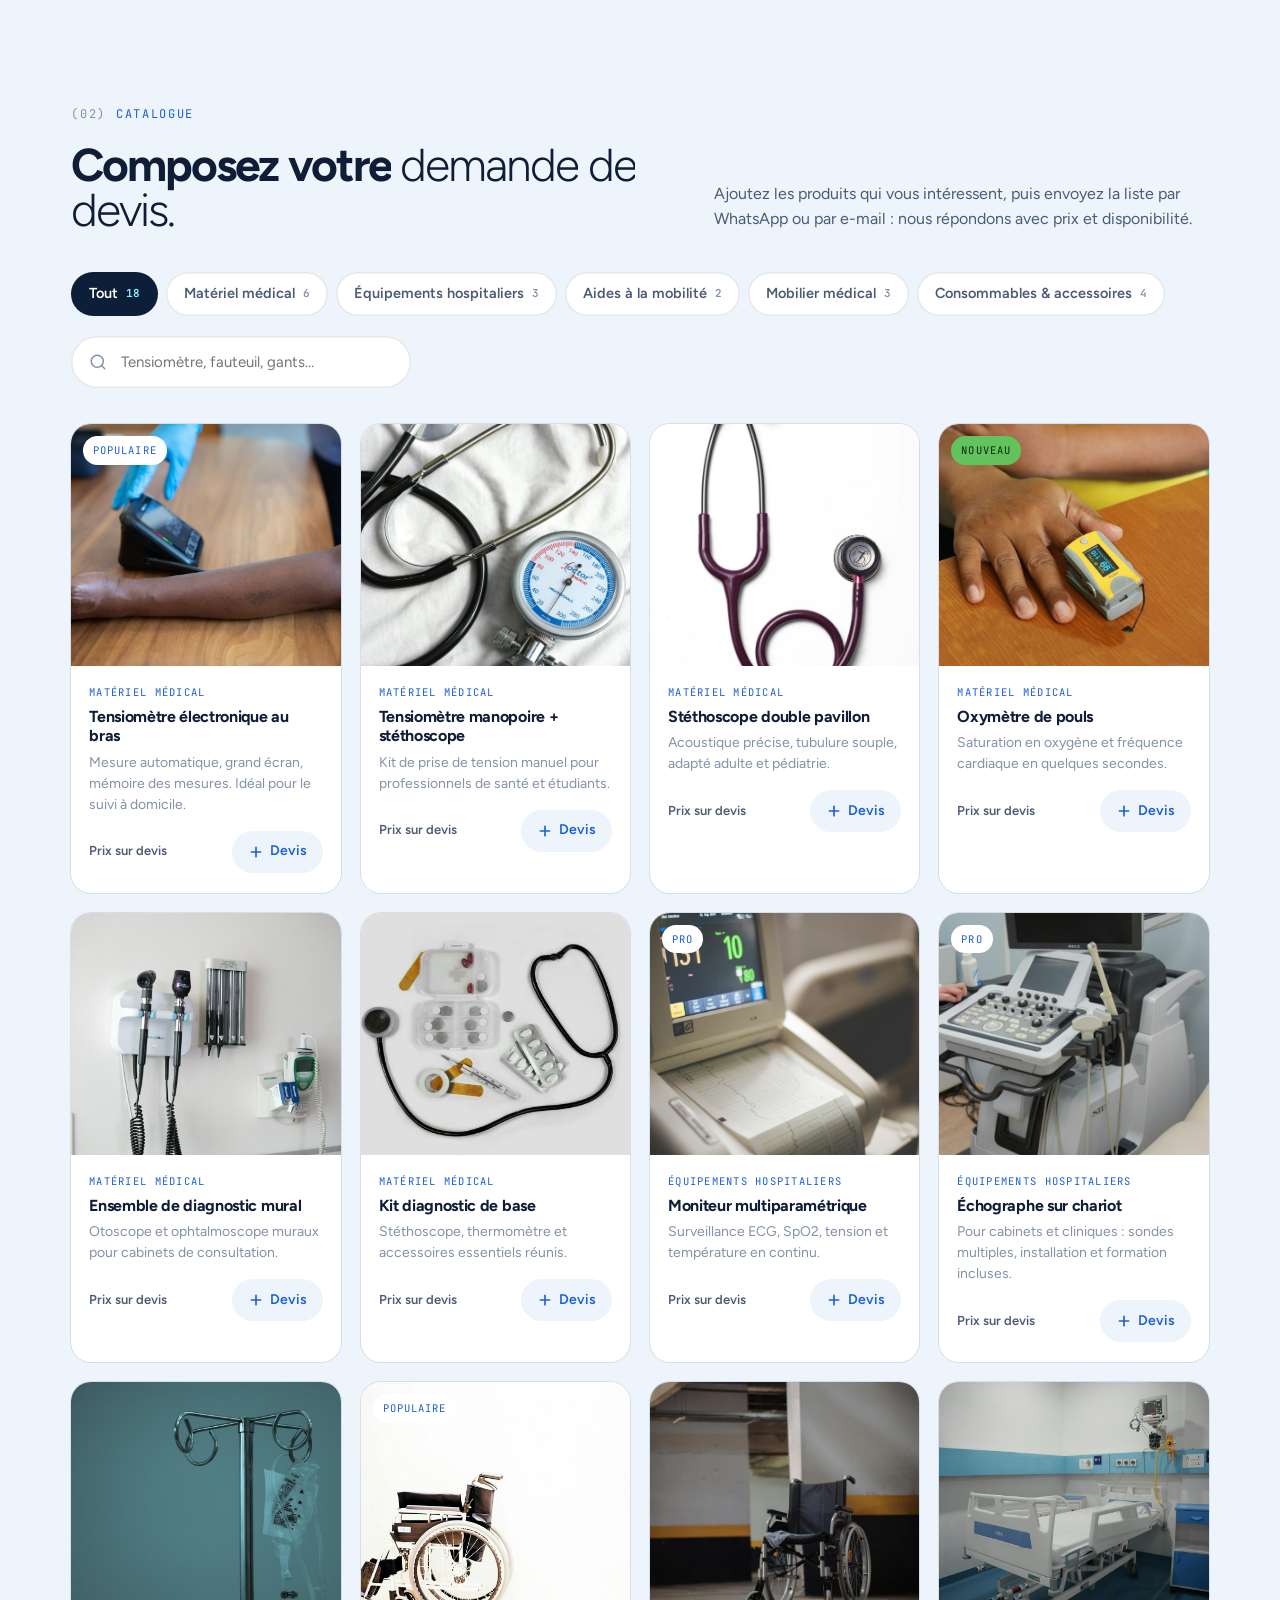
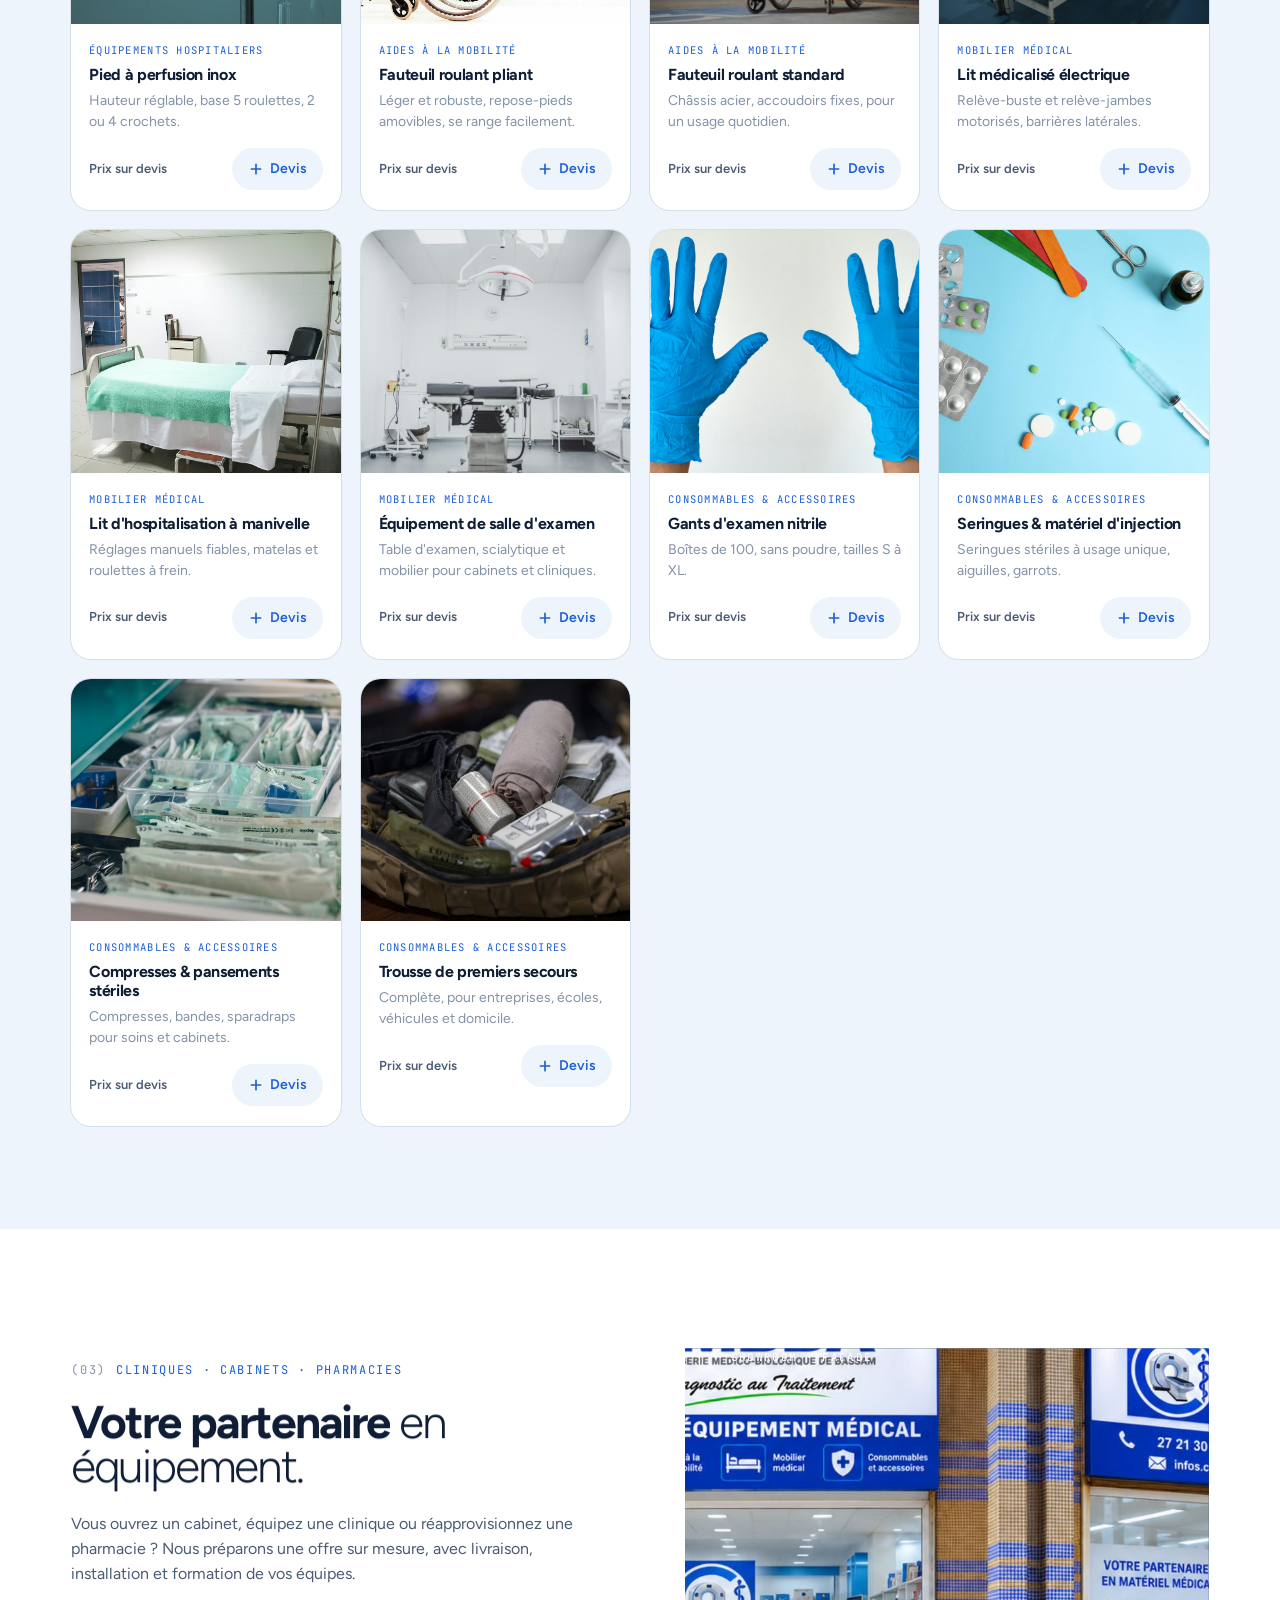
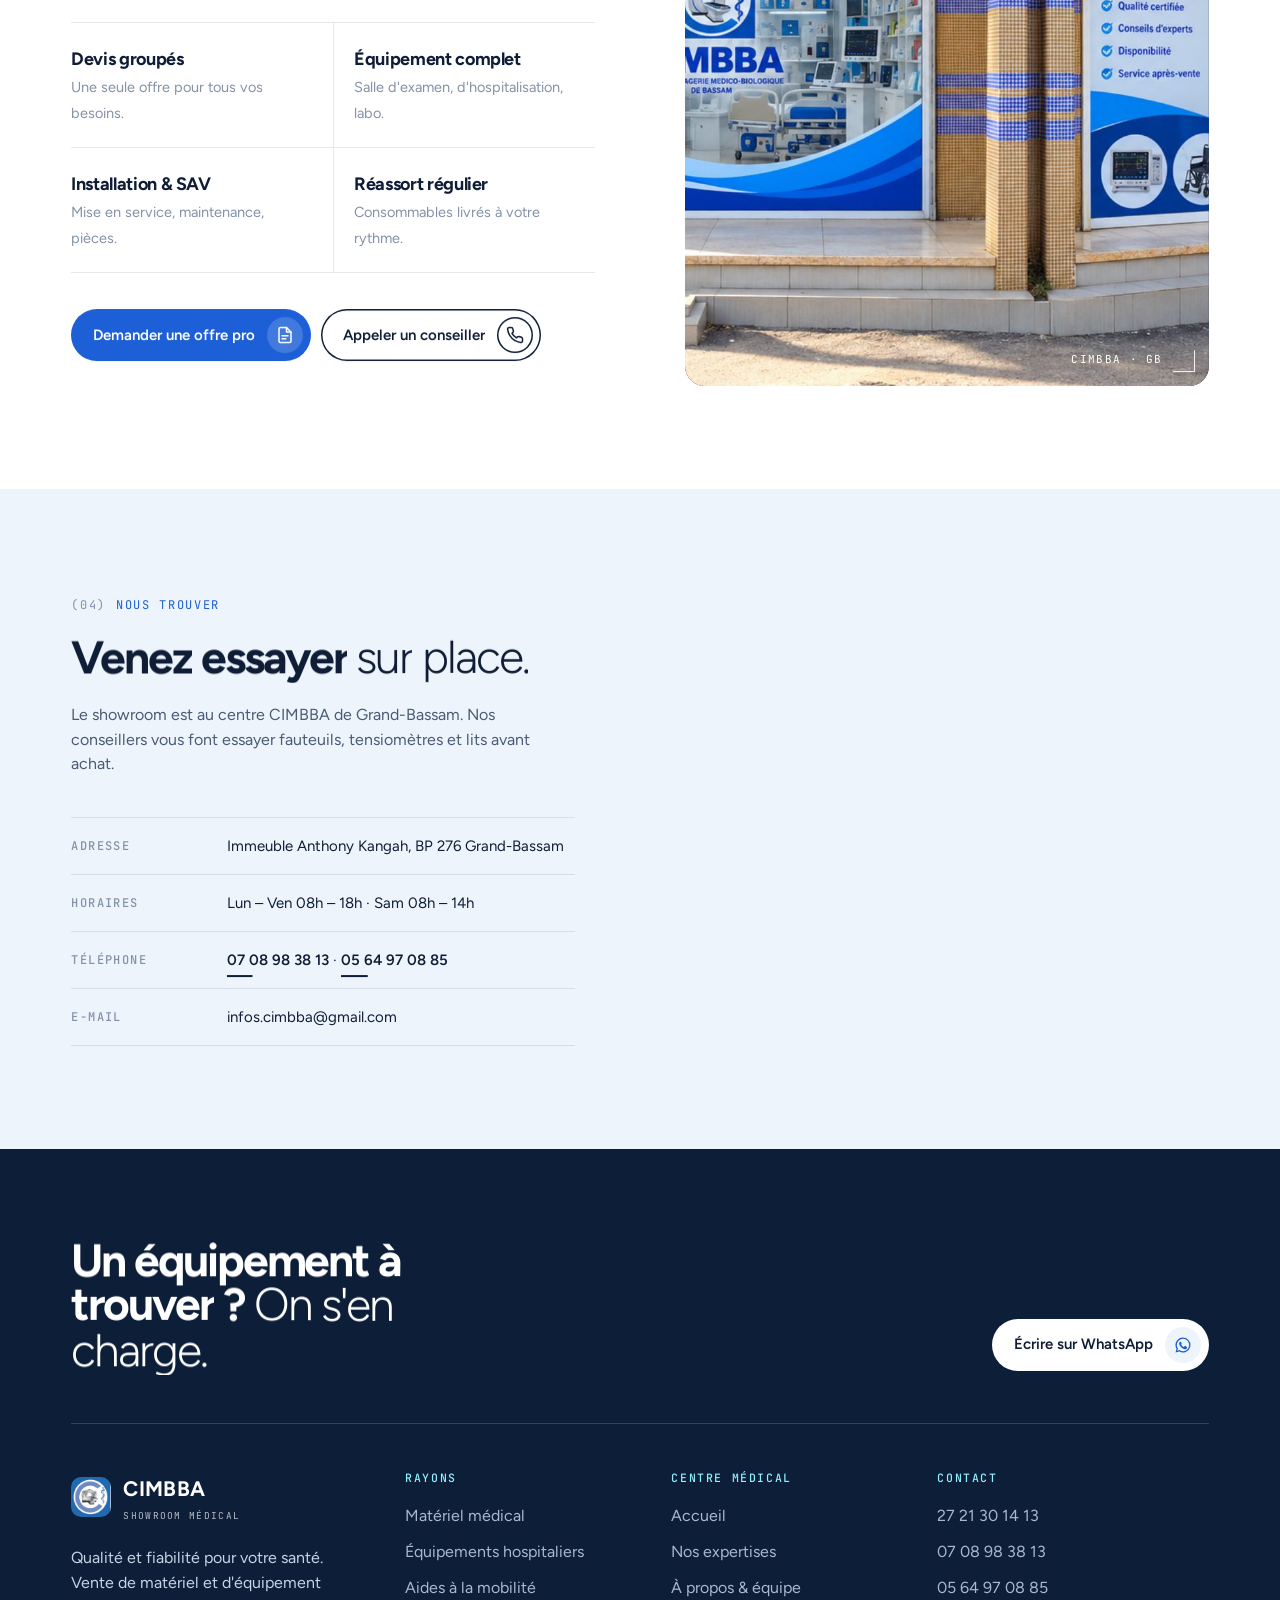
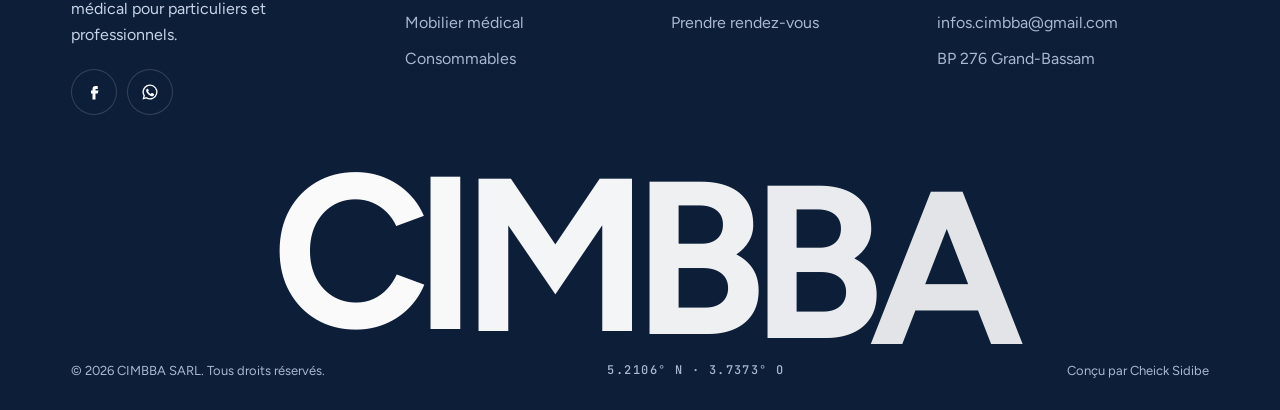
<file: showroom.html>
<!DOCTYPE html>
<html lang="fr">
<head>
  <meta charset="utf-8">
  <meta name="viewport" content="width=device-width, initial-scale=1">
  <title>Showroom CIMBBA — Matériel et équipement médical à Grand-Bassam</title>
  <meta name="description" content="Showroom CIMBBA à Grand-Bassam : tensiomètres, oxymètres, fauteuils roulants, lits médicalisés, équipements hospitaliers et consommables. Devis rapide par WhatsApp.">
  <meta name="theme-color" content="#0c1e38">
  <meta property="og:title" content="Showroom CIMBBA — Matériel & équipement médical">
  <meta property="og:image" content="assets/img/maquettes/showroom-interieur.jpg">
  <link rel="icon" href="assets/img/new/logo-mark.png">
  <link rel="apple-touch-icon" href="assets/img/apple-touch-icon.png">
  <script>
    (function (d) {
      var h = d.documentElement, r = matchMedia("(prefers-reduced-motion: reduce)").matches;
      h.classList.add("no-loader");
      if (!r) h.classList.add("motion");
      try { if (!r && sessionStorage.getItem("cimbba-pt")) h.classList.add("pt-in"); } catch (e) {}
      setTimeout(function () { if (!window.__cimbbaReady) h.classList.remove("motion", "pt-in"); }, 5000);
    })(document);
  </script>
  <link rel="preconnect" href="https://fonts.googleapis.com">
  <link rel="preconnect" href="https://fonts.gstatic.com" crossorigin>
  <link href="https://fonts.googleapis.com/css2?family=Figtree:wght@300;400;500;600;700&family=JetBrains+Mono:wght@400;500;600&display=swap" rel="stylesheet">
  <link rel="stylesheet" href="assets/css/cimbba.css">
</head>
<body>

  <svg width="0" height="0" style="position:absolute" aria-hidden="true">
    <symbol id="i-arrow" viewBox="0 0 24 24" fill="none" stroke="currentColor" stroke-width="2" stroke-linecap="round" stroke-linejoin="round"><path d="M7 17 17 7M8 7h9v9"/></symbol>
    <symbol id="i-plus" viewBox="0 0 24 24" fill="none" stroke="currentColor" stroke-width="2.5" stroke-linecap="round"><path d="M12 5v14M5 12h14"/></symbol>
    <symbol id="i-phone" viewBox="0 0 24 24" fill="none" stroke="currentColor" stroke-width="2" stroke-linecap="round" stroke-linejoin="round"><path d="M22 16.9v3a2 2 0 0 1-2.2 2 19.8 19.8 0 0 1-8.6-3.1 19.5 19.5 0 0 1-6-6A19.8 19.8 0 0 1 2.1 4.2 2 2 0 0 1 4.1 2h3a2 2 0 0 1 2 1.7c.1.9.4 1.8.7 2.7a2 2 0 0 1-.5 2.1L8 9.8a16 16 0 0 0 6 6l1.3-1.3a2 2 0 0 1 2.1-.4c.9.3 1.8.6 2.7.7a2 2 0 0 1 1.7 2z"/></symbol>
    <symbol id="i-mail" viewBox="0 0 24 24" fill="none" stroke="currentColor" stroke-width="2" stroke-linecap="round" stroke-linejoin="round"><rect x="2" y="4" width="20" height="16" rx="2"/><path d="m22 7-10 6L2 7"/></symbol>
    <symbol id="i-search" viewBox="0 0 24 24" fill="none" stroke="currentColor" stroke-width="2" stroke-linecap="round" stroke-linejoin="round"><circle cx="11" cy="11" r="8"/><path d="m21 21-4.3-4.3"/></symbol>
    <symbol id="i-doc" viewBox="0 0 24 24" fill="none" stroke="currentColor" stroke-width="2" stroke-linecap="round" stroke-linejoin="round"><path d="M14 2H6a2 2 0 0 0-2 2v16a2 2 0 0 0 2 2h12a2 2 0 0 0 2-2V8z"/><path d="M14 2v6h6M8 13h8M8 17h5"/></symbol>
    <symbol id="i-whatsapp" viewBox="0 0 24 24" fill="currentColor"><path d="M12 2a10 10 0 0 0-8.6 15.1L2 22l5-1.3A10 10 0 1 0 12 2zm0 18.2a8.2 8.2 0 0 1-4.2-1.2l-.3-.2-3 .8.8-2.9-.2-.3A8.2 8.2 0 1 1 12 20.2zm4.5-6.1c-.2-.1-1.5-.7-1.7-.8-.2-.1-.4-.1-.6.1l-.8 1c-.1.2-.3.2-.5.1a6.7 6.7 0 0 1-3.3-2.9c-.3-.4.2-.4.7-1.3.1-.2 0-.3 0-.4l-.8-1.8c-.2-.5-.4-.4-.6-.4h-.5a1 1 0 0 0-.7.3 3 3 0 0 0-.9 2.2 5.2 5.2 0 0 0 1.1 2.7 11.8 11.8 0 0 0 4.5 4c1.7.7 2.3.8 3.2.6.5-.1 1.5-.6 1.7-1.2.2-.6.2-1.1.2-1.2-.1-.1-.2-.2-.5-.3z"/></symbol>
    <symbol id="i-facebook" viewBox="0 0 24 24" fill="currentColor"><path d="M14 8h3V4h-3a4 4 0 0 0-4 4v2H8v4h2v8h4v-8h3l1-4h-4V8.5c0-.3.2-.5.5-.5z"/></symbol>
  </svg>

  <div class="pt" aria-hidden="true"></div>

  <!-- ======= En-tête ======= -->
  <header class="hdr">
    <div class="hdr__bar">
      <a href="index.html" class="logo" aria-label="CIMBBA — accueil">
        <span class="logo__mark"><img src="assets/img/new/logo-mark.png" alt=""></span>
        <span><span class="logo__name">CIMBBA</span><span class="logo__sub">Showroom médical</span></span>
      </a>
      <nav class="nav" aria-label="Navigation showroom">
        <a class="nav__a" href="#rayons">Rayons</a>
        <a class="nav__a" href="#catalogue">Catalogue</a>
        <a class="nav__a" href="#pros">Professionnels</a>
        <a class="nav__a" href="#visite">Nous trouver</a>
        <a class="nav__a" href="index.html">Le centre médical</a>
      </nav>
      <div class="hdr__cta">
        <button class="btn btn--sm" type="button" data-open-devis data-magnetic><span class="btn__label"><span>Mon devis</span><span>Mon devis</span></span><span class="btn__ico"><svg><use href="#i-doc"/></svg></span></button>
      </div>
      <button class="burger" aria-label="Menu" aria-expanded="false" aria-controls="menu"><i></i><i></i></button>
    </div>
  </header>

  <div class="menu" id="menu">
    <nav class="menu__list" aria-label="Menu mobile">
      <a class="menu__a" href="#rayons"><small>01</small>Rayons</a>
      <a class="menu__a" href="#catalogue"><small>02</small>Catalogue</a>
      <a class="menu__a" href="#pros"><small>03</small>Professionnels</a>
      <a class="menu__a" href="#visite"><small>04</small>Nous trouver</a>
      <a class="menu__a" href="index.html"><small>05</small>Centre médical</a>
    </nav>
    <div class="menu__foot">
      <span class="mono">Showroom · Grand-Bassam</span>
      <a href="tel:+2250708983813">07 08 98 38 13</a>
      <a href="https://wa.me/2250708983813" target="_blank" rel="noopener">Conseil sur WhatsApp</a>
    </div>
  </div>

  <main>

    <!-- ======= Hero ======= -->
    <section class="phero">
      <div class="phero__card">
        <div class="phero__bg"><img src="assets/img/maquettes/showroom-interieur.jpg" alt="" fetchpriority="high"></div>
        <div class="phero__inner" style="padding-bottom:clamp(110px,10vw,150px)">
          <p class="phero__crumb mono" data-intro><a href="index.html">CIMBBA</a> / Showroom matériel médical</p>
          <h1 data-split="hero">Équipez la santé, <span class="thin">du domicile à la clinique.</span></h1>
          <div class="phero__row" data-intro>
            <p class="lead" style="color:#c8d6ec">Tensiomètres, fauteuils roulants, lits médicalisés, équipements de cabinet et consommables : du matériel fiable, choisi et conseillé par des soignants.</p>
            <div style="display:flex;gap:10px;flex-wrap:wrap">
              <a class="btn" href="#catalogue" data-magnetic><span class="btn__label"><span>Voir le catalogue</span><span>Voir le catalogue</span></span><span class="btn__ico"><svg><use href="#i-arrow"/></svg></span></a>
              <a class="btn btn--glass" href="https://wa.me/2250708983813?text=Bonjour%20CIMBBA%2C%20je%20cherche%20du%20mat%C3%A9riel%20m%C3%A9dical." target="_blank" rel="noopener" data-magnetic><span class="btn__label"><span>Conseil WhatsApp</span><span>Conseil WhatsApp</span></span><span class="btn__ico"><svg><use href="#i-whatsapp"/></svg></span></a>
            </div>
          </div>
        </div>
      </div>
    </section>

    <div class="sr-values">
      <div class="sr-values__grid" data-fade>
        <div class="sr-value"><span class="mono">01</span><h3>Qualité certifiée</h3><p>Des marques reconnues et des produits conformes aux normes.</p></div>
        <div class="sr-value"><span class="mono">02</span><h3>Conseils d'experts</h3><p>Le bon équipement, expliqué par des soignants.</p></div>
        <div class="sr-value"><span class="mono">03</span><h3>Disponibilité</h3><p>Stock sur place à Grand-Bassam, commande rapide sinon.</p></div>
        <div class="sr-value"><span class="mono">04</span><h3>Service après-vente</h3><p>Installation, mise en service et suivi de vos équipements.</p></div>
      </div>
    </div>

    <!-- ======= Rayons ======= -->
    <section class="sec" id="rayons">
      <div class="wrap">
        <div class="ba-head">
          <div>
            <span class="tag"><i>(01)</i> Nos rayons</span>
            <h2 class="h2" data-split style="margin-top:18px">Cinq univers, <span class="thin">un seul interlocuteur.</span></h2>
          </div>
          <p class="lead" data-fade>Du petit matériel de diagnostic à l'équipement complet d'une salle de soins. Survolez un rayon, cliquez pour filtrer le catalogue.</p>
        </div>
        <div class="aisles" data-fade>
          <a class="aisle is-on" href="#catalogue" data-goto-cat="materiel"><img src="assets/img/stock/bp-arm2.jpg" alt="" loading="lazy"><span class="aisle__n mono">01</span><span class="aisle__body"><h3>Matériel médical</h3><p>Tensiomètres, stéthoscopes, oxymètres, kits de diagnostic.</p></span></a>
          <a class="aisle" href="#catalogue" data-goto-cat="hospitalier"><img src="assets/img/stock/monitor-vitals.jpg" alt="" loading="lazy"><span class="aisle__n mono">02</span><span class="aisle__body"><h3>Équipements hospitaliers</h3><p>Moniteurs, échographes, pieds à perfusion pour cliniques et cabinets.</p></span></a>
          <a class="aisle" href="#catalogue" data-goto-cat="mobilite"><img src="assets/img/stock/wc2.jpg" alt="" loading="lazy"><span class="aisle__n mono">03</span><span class="aisle__body"><h3>Aides à la mobilité</h3><p>Fauteuils roulants pliants et standards, aides au quotidien.</p></span></a>
          <a class="aisle" href="#catalogue" data-goto-cat="mobilier"><img src="assets/img/stock/bed1.jpg" alt="" loading="lazy"><span class="aisle__n mono">04</span><span class="aisle__body"><h3>Mobilier médical</h3><p>Lits médicalisés, tables d'examen, mobilier de salle de soins.</p></span></a>
          <a class="aisle" href="#catalogue" data-goto-cat="consommables"><img src="assets/img/stock/tray.jpg" alt="" loading="lazy"><span class="aisle__n mono">05</span><span class="aisle__body"><h3>Consommables</h3><p>Gants, seringues, compresses, pansements, trousses de secours.</p></span></a>
        </div>
      </div>
    </section>

    <!-- ======= Catalogue ======= -->
    <section class="sec sec--ice" id="catalogue">
      <div class="wrap">
        <div class="ba-head">
          <div>
            <span class="tag"><i>(02)</i> Catalogue</span>
            <h2 class="h2" data-split style="margin-top:18px">Composez votre <span class="thin">demande de devis.</span></h2>
          </div>
          <p class="lead" data-fade>Ajoutez les produits qui vous intéressent, puis envoyez la liste par WhatsApp ou par e-mail : nous répondons avec prix et disponibilité.</p>
        </div>
        <div class="cat-bar">
          <div class="chips" id="chips" role="group" aria-label="Filtrer par rayon"></div>
          <label class="search">
            <span class="sr-only">Rechercher un produit</span>
            <svg><use href="#i-search"/></svg>
            <input type="search" id="search" placeholder="Tensiomètre, fauteuil, gants…">
          </label>
        </div>
        <div class="products" id="products" aria-live="polite"></div>
      </div>
    </section>

    <!-- ======= Professionnels ======= -->
    <section class="sec" id="pros">
      <div class="wrap split">
        <div>
          <span class="tag" data-fade><i>(03)</i> Cliniques · cabinets · pharmacies</span>
          <h2 class="h2" data-split style="margin-top:18px">Votre partenaire <span class="thin">en équipement.</span></h2>
          <p class="lead" data-fade style="margin-top:24px">Vous ouvrez un cabinet, équipez une clinique ou réapprovisionnez une pharmacie ? Nous préparons une offre sur mesure, avec livraison, installation et formation de vos équipes.</p>
          <div class="pro-list" data-fade>
            <div><b>Devis groupés</b><span>Une seule offre pour tous vos besoins.</span></div>
            <div><b>Équipement complet</b><span>Salle d'examen, d'hospitalisation, labo.</span></div>
            <div><b>Installation &amp; SAV</b><span>Mise en service, maintenance, pièces.</span></div>
            <div><b>Réassort régulier</b><span>Consommables livrés à votre rythme.</span></div>
          </div>
          <div style="margin-top:36px;display:flex;gap:10px;flex-wrap:wrap" data-fade>
            <button class="btn" type="button" data-open-devis data-magnetic><span class="btn__label"><span>Demander une offre pro</span><span>Demander une offre pro</span></span><span class="btn__ico"><svg><use href="#i-doc"/></svg></span></button>
            <a class="btn btn--ghost" href="tel:+2250708983813" data-magnetic><span class="btn__label"><span>Appeler un conseiller</span><span>07 08 98 38 13</span></span><span class="btn__ico"><svg><use href="#i-phone"/></svg></span></a>
          </div>
        </div>
        <div class="film portrait" data-reveal data-parallax="8">
          <img src="assets/img/maquettes/showroom-exterieur.jpg" alt="Façade du showroom CIMBBA" loading="lazy">
          <span class="film__lbl film__lbl--tl">Showroom · façade</span>
          <span class="film__lbl film__lbl--br">CIMBBA · GB</span>
        </div>
      </div>
    </section>

    <!-- ======= Nous trouver ======= -->
    <section class="sec sec--ice" id="visite">
      <div class="wrap contact">
        <div>
          <span class="tag"><i>(04)</i> Nous trouver</span>
          <h2 class="h2" data-split style="margin-top:18px">Venez essayer <span class="thin">sur place.</span></h2>
          <p class="lead" data-fade style="margin-top:24px">Le showroom est au centre CIMBBA de Grand-Bassam. Nos conseillers vous font essayer fauteuils, tensiomètres et lits avant achat.</p>
          <ul class="info-list" data-fade>
            <li><span class="mono">Adresse</span><span>Immeuble Anthony Kangah, BP 276 Grand-Bassam</span></li>
            <li><span class="mono">Horaires</span><span>Lun – Ven 08h – 18h · Sam 08h – 14h</span></li>
            <li><span class="mono">Téléphone</span><span><a class="link" href="tel:+2250708983813">07 08 98 38 13</a> · <a class="link" href="tel:+2250564970885">05 64 97 08 85</a></span></li>
            <li><span class="mono">E-mail</span><a href="mailto:infos.cimbba@gmail.com">infos.cimbba@gmail.com</a></li>
          </ul>
        </div>
        <div class="map" data-reveal>
          <iframe title="Plan d'accès showroom CIMBBA" loading="lazy" referrerpolicy="no-referrer-when-downgrade" src="https://www.google.com/maps/embed?pb=!1m18!1m12!1m3!1d1986.6652924146063!2d-3.7373339648291433!3d5.210642148266239!2m3!1f0!2f0!3f0!3m2!1i1024!2i768!4f13.1!3m3!1m2!1s0xfc203c7c8038b03%3A0xa448d89620e4583d!2sCIMBBA%20Centre%20d&#39;Imagerie%20M%C3%A9dico-Biologique%20de%20Bassam!5e0!3m2!1sfr!2sci!4v1708704973634!5m2!1sfr!2sci" allowfullscreen></iframe>
        </div>
      </div>
    </section>

  </main>

  <!-- ======= Pied de page ======= -->
  <footer class="ftr">
    <div class="wrap">
      <div class="ftr__cta">
        <h2 class="h2" data-split>Un équipement à trouver ? <span class="thin">On s'en charge.</span></h2>
        <a class="btn btn--light" href="https://wa.me/2250708983813" target="_blank" rel="noopener" data-magnetic><span class="btn__label"><span>Écrire sur WhatsApp</span><span>Écrire sur WhatsApp</span></span><span class="btn__ico"><svg><use href="#i-whatsapp"/></svg></span></a>
      </div>
      <div class="ftr__grid">
        <div>
          <a href="index.html" class="logo"><span class="logo__mark"><img src="assets/img/new/logo-mark.png" alt=""></span><span><span class="logo__name">CIMBBA</span><span class="logo__sub">Showroom médical</span></span></a>
          <p class="ftr__about">Qualité et fiabilité pour votre santé. Vente de matériel et d'équipement médical pour particuliers et professionnels.</p>
          <div class="ftr__social">
            <a href="https://www.facebook.com/cimbba.cimbba" target="_blank" rel="noopener" aria-label="Facebook"><svg><use href="#i-facebook"/></svg></a>
            <a href="https://wa.me/2250708983813" target="_blank" rel="noopener" aria-label="WhatsApp"><svg><use href="#i-whatsapp"/></svg></a>
          </div>
        </div>
        <div>
          <h4>Rayons</h4>
          <ul>
            <li><a href="#catalogue" data-goto-cat="materiel">Matériel médical</a></li>
            <li><a href="#catalogue" data-goto-cat="hospitalier">Équipements hospitaliers</a></li>
            <li><a href="#catalogue" data-goto-cat="mobilite">Aides à la mobilité</a></li>
            <li><a href="#catalogue" data-goto-cat="mobilier">Mobilier médical</a></li>
            <li><a href="#catalogue" data-goto-cat="consommables">Consommables</a></li>
          </ul>
        </div>
        <div>
          <h4>Centre médical</h4>
          <ul>
            <li><a href="index.html">Accueil</a></li>
            <li><a href="index.html#services">Nos expertises</a></li>
            <li><a href="a-propos.html">À propos &amp; équipe</a></li>
            <li><a href="index.html#rendez-vous">Prendre rendez-vous</a></li>
          </ul>
        </div>
        <div>
          <h4>Contact</h4>
          <ul>
            <li><a href="tel:+2252721301413">27 21 30 14 13</a></li>
            <li><a href="tel:+2250708983813">07 08 98 38 13</a></li>
            <li><a href="tel:+2250564970885">05 64 97 08 85</a></li>
            <li><a href="mailto:infos.cimbba@gmail.com">infos.cimbba@gmail.com</a></li>
            <li>BP 276 Grand-Bassam</li>
          </ul>
        </div>
      </div>
    </div>
    <div class="ftr__word" aria-hidden="true">CIMBBA</div>
    <div class="wrap">
      <div class="ftr__bottom">
        <span>© <span data-year>2026</span> CIMBBA SARL. Tous droits réservés.</span>
        <span class="mono">5.2106° N · 3.7373° O</span>
        <span>Conçu par <a href="https://www.linkedin.com/in/cheick-sidibe27/" target="_blank" rel="noopener">Cheick Sidibe</a></span>
      </div>
    </div>
  </footer>

  <button class="cart-fab" id="cart-fab" type="button" aria-label="Ouvrir ma demande de devis">Mon devis <span class="cart-fab__n">0</span></button>
  <a class="wa" href="https://wa.me/2250708983813" target="_blank" rel="noopener" aria-label="Nous écrire sur WhatsApp"><svg><use href="#i-whatsapp"/></svg></a>

  <!-- Tiroir devis -->
  <div class="drawer-bg" data-close-drawer></div>
  <aside class="drawer" aria-label="Ma demande de devis" data-lenis-prevent>
    <div class="drawer__head">
      <h2>Ma demande de devis</h2>
      <button class="drawer__x" type="button" aria-label="Fermer" data-close-drawer>×</button>
    </div>
    <div class="drawer__body" id="drawer-body"></div>
    <form class="drawer__foot" id="devis-form" action="https://api.web3forms.com/submit" method="post" data-success="Merci ! Votre demande de devis a bien été envoyée. Nous revenons vers vous très vite.">
      <input type="hidden" name="access_key" value="22a340c6-c098-4c7d-a2a0-a2d2ca713986">
      <input type="hidden" name="subject" value="Nouvelle demande de devis - Showroom CIMBBA">
      <input type="hidden" name="from_name" value="Site CIMBBA - Showroom">
      <input type="checkbox" name="botcheck" class="sr-only" tabindex="-1" autocomplete="off">
      <div class="row2">
        <div class="fl"><input id="dv-name" name="name" required autocomplete="name" placeholder=" "><label for="dv-name">Nom *</label></div>
        <div class="fl"><input id="dv-phone" name="phone" type="tel" required autocomplete="tel" placeholder=" "><label for="dv-phone">Téléphone *</label></div>
      </div>
      <div class="row2">
        <div class="fl"><input id="dv-email" name="email" type="email" autocomplete="email" placeholder=" "><label for="dv-email">E-mail</label></div>
        <div class="fl fl--select">
          <select id="dv-profile" name="profile">
            <option>Particulier</option>
            <option>Cabinet médical</option>
            <option>Clinique / hôpital</option>
            <option>Pharmacie</option>
            <option>Entreprise / école</option>
          </select>
          <label for="dv-profile">Vous êtes</label>
        </div>
      </div>
      <div class="fl"><input id="dv-msg" name="message" placeholder=" "><label for="dv-msg">Quantités, délai, livraison…</label></div>
      <div class="status" role="status" aria-live="polite"></div>
      <div class="drawer__actions">
        <button type="button" class="btn btn--wa btn--plain" id="devis-wa">WhatsApp</button>
        <button type="submit" class="btn btn--plain">Envoyer par e-mail</button>
      </div>
    </form>
  </aside>

  <script src="assets/vendor/motion/gsap.min.js"></script>
  <script src="assets/vendor/motion/ScrollTrigger.min.js"></script>
  <script src="assets/vendor/motion/Flip.min.js"></script>
  <script src="assets/vendor/motion/lenis.min.js"></script>
  <script src="assets/js/cimbba.js"></script>
  <script src="assets/js/showroom.js"></script>
</body>
</html>
</file>
<file: assets/css/cimbba.css>
/* ==========================================================================
   CIMBBA — design system
   DA : bleu ardoise / bleu clinique / blanc glacé + langage « film de radiologie »
   (repères d'angle, annotations mono, balayages). Animations : assets/js/cimbba.js
   ========================================================================== */

:root {
  --navy: #0c1e38;
  --navy-2: #13294a;
  --slate: #2d4b6e;
  --slate-2: #3d6290;
  --blue: #1d5fd6;
  --blue-2: #154bb0;
  --sky: #d8e8fb;
  --ice: #edf4fc;
  --mist: #f6f9fd;
  --white: #ffffff;
  --ink: #0f1e36;
  --ink-2: #4b5b75;
  --muted: #8392a8;
  --line: rgba(15, 30, 54, .1);
  --line-light: rgba(255, 255, 255, .16);
  --scan: #8ff0ff;
  --green: #62c25b;

  --font: "Figtree", system-ui, -apple-system, "Segoe UI", Roboto, sans-serif;
  --mono: "JetBrains Mono", ui-monospace, "SFMono-Regular", Menlo, monospace;

  --r-sm: 12px;
  --r: 20px;
  --r-lg: 32px;
  --ease: cubic-bezier(.65, .05, .2, 1);
  --ease-out: cubic-bezier(.16, 1, .3, 1);
  --gutter: clamp(16px, 4vw, 56px);
  --max: 1240px;
  --header-h: 84px;
}

*, *::before, *::after { box-sizing: border-box; }
html { -webkit-text-size-adjust: 100%; }
html.lenis, html.lenis body { height: auto; }
.lenis.lenis-smooth { scroll-behavior: auto !important; }
.lenis.lenis-stopped { overflow: hidden; }
body {
  margin: 0;
  font-family: var(--font);
  font-size: 16px;
  line-height: 1.6;
  color: var(--ink);
  background: var(--white);
  -webkit-font-smoothing: antialiased;
  overflow-x: hidden;
}
img, svg, video { display: block; max-width: 100%; }
a { color: inherit; text-decoration: none; }
button, input, select, textarea { font: inherit; color: inherit; }
button { cursor: pointer; }
h1, h2, h3, h4 { margin: 0; font-weight: 700; letter-spacing: -0.035em; line-height: 1; }
p { margin: 0; }
ul, ol { margin: 0; padding: 0; list-style: none; }
::selection { background: var(--blue); color: #fff; }
:focus-visible { outline: 2px solid var(--blue); outline-offset: 3px; border-radius: 6px; }
.sr-only { position: absolute; width: 1px; height: 1px; overflow: hidden; clip: rect(0 0 0 0); white-space: nowrap; }

.wrap { width: 100%; max-width: var(--max); margin: 0 auto; padding: 0 var(--gutter); }
.sec { padding: clamp(72px, 8vw, 120px) 0; position: relative; }
.sec--ice { background: var(--ice); }
.sec--navy { background: var(--navy); color: #fff; }

/* ---------- Typo ---------- */
.mono { font-family: var(--mono); font-size: 12px; letter-spacing: .12em; text-transform: uppercase; font-weight: 500; }
.tag { display: inline-flex; align-items: center; gap: 10px; font-family: var(--mono); font-size: 12px; letter-spacing: .14em; text-transform: uppercase; color: var(--blue); }
.tag i { font-style: normal; color: var(--muted); }
.sec--navy .tag, .on-dark .tag { color: var(--scan); }
.display { font-size: clamp(40px, 5.4vw, 88px); line-height: .92; letter-spacing: -0.05em; }
.h2 { font-size: clamp(30px, 3.6vw, 54px); line-height: .96; letter-spacing: -0.045em; }
.h3 { font-size: clamp(22px, 2vw, 30px); letter-spacing: -0.03em; line-height: 1.05; }
.lead { font-size: clamp(16px, 1.1vw, 18px); color: var(--ink-2); line-height: 1.55; max-width: 560px; }
.sec--navy .lead { color: #b6c4db; }
.muted { color: var(--muted); }
.thin { font-weight: 300; }
.blue { color: var(--blue); }

/* Mots découpés (animation des titres) */
.w { display: inline-block; overflow: hidden; vertical-align: top; padding-bottom: .08em; margin-bottom: -.08em; }
.wi { display: inline-block; will-change: transform; }

/* ---------- Boutons ---------- */
.btn {
  --bg: var(--blue); --fg: #fff;
  position: relative; display: inline-flex; align-items: center; gap: 12px;
  height: 52px; padding: 0 8px 0 22px; border-radius: 999px; border: 0;
  background: var(--bg); color: var(--fg); font-weight: 600; font-size: 15px; white-space: nowrap;
  overflow: hidden; isolation: isolate; transition: background .4s var(--ease);
}
.btn__label { position: relative; display: block; overflow: hidden; height: 1.3em; line-height: 1.3em; }
.btn__label span { display: block; transition: transform .55s var(--ease); }
.btn__label span + span { position: absolute; left: 0; top: 100%; }
.btn:hover .btn__label span { transform: translateY(-100%); }
.btn__ico { width: 36px; height: 36px; border-radius: 50%; background: rgba(255, 255, 255, .16); display: grid; place-items: center; flex: none; transition: transform .55s var(--ease); }
.btn__ico svg { width: 18px; height: 18px; }
.btn:hover .btn__ico { transform: rotate(-45deg); }
.btn--light { --bg: #fff; --fg: var(--ink); }
.btn--light .btn__ico { background: var(--ice); color: var(--blue); }
.btn--ghost { --bg: transparent; --fg: currentColor; box-shadow: inset 0 0 0 1.5px currentColor; }
.btn--ghost .btn__ico { background: transparent; box-shadow: inset 0 0 0 1.5px currentColor; }
.btn--glass { --bg: rgba(255, 255, 255, .12); --fg: #fff; backdrop-filter: blur(10px); -webkit-backdrop-filter: blur(10px); box-shadow: inset 0 0 0 1px rgba(255, 255, 255, .3); }
.btn--wa { --bg: #1faa59; }
.btn--sm { height: 46px; padding: 0 8px 0 20px; font-size: 15px; }
.btn--sm .btn__ico { width: 32px; height: 32px; }
.btn--plain { padding: 0 26px; }

.link { position: relative; display: inline-flex; align-items: center; gap: 10px; font-weight: 600; }
.link::after { content: ""; position: absolute; left: 0; right: 0; bottom: -4px; height: 1.5px; background: currentColor; transform: scaleX(.25); transform-origin: left; transition: transform .6s var(--ease); }
.link:hover::after { transform: scaleX(1); }
.link svg { width: 18px; height: 18px; transition: transform .5s var(--ease); }
.link:hover svg { transform: translateX(4px); }

/* ---------- Cadre « film de radiologie » ---------- */
.film { position: relative; overflow: hidden; border-radius: var(--r); background: var(--navy); }
.film > img, .film > .film__media img { width: 100%; height: 100%; object-fit: cover; }
.film__media { position: absolute; inset: 0; overflow: hidden; }
.film::before, .film::after { content: ""; position: absolute; z-index: 3; width: 22px; height: 22px; pointer-events: none; border: 1.5px solid rgba(255, 255, 255, .85); }
.film::before { top: 14px; left: 14px; border-right: 0; border-bottom: 0; }
.film::after { right: 14px; bottom: 14px; border-left: 0; border-top: 0; }
.film__lbl { position: absolute; z-index: 3; color: #fff; font-family: var(--mono); font-size: 11px; letter-spacing: .12em; text-transform: uppercase; text-shadow: 0 1px 8px rgba(0, 0, 0, .35); pointer-events: none; }
.film__lbl--tl { top: 18px; left: 46px; }
.film__lbl--tr { top: 18px; right: 18px; text-align: right; }
.film__lbl--bl { bottom: 18px; left: 18px; }
.film__lbl--br { bottom: 18px; right: 46px; }

/* ---------- Préchargeur : logo + fine barre de progression ---------- */
.loader { position: fixed; inset: 0; z-index: 1000; background: #fff; display: grid; place-items: center; align-content: center; gap: 22px; }
.loader__mark { width: 60px; height: 60px; border-radius: 14px; overflow: hidden; }
.loader__mark img { width: 100%; height: 100%; object-fit: cover; }
.loader__bar { width: 120px; height: 2px; border-radius: 2px; background: var(--line); overflow: hidden; }
.loader__bar i { display: block; height: 100%; background: var(--blue); transform: scaleX(0); transform-origin: left; }

/* ---------- Transition de page : simple fondu ---------- */
.pt { position: fixed; inset: 0; z-index: 990; pointer-events: none; background: #fff; opacity: 0; }

/* ---------- En-tête ---------- */
.hdr { position: fixed; top: 0; left: 0; right: 0; z-index: 80; padding: 14px var(--gutter); pointer-events: none; }
.hdr__bar {
  pointer-events: auto; margin: 0 auto; max-width: 100%; height: 64px; display: flex; align-items: center; gap: 24px;
  padding: 0 10px 0 22px; border-radius: 999px; color: #fff;
  transition: max-width .8s var(--ease), background .5s, color .5s, box-shadow .5s, transform .6s var(--ease);
}
.hdr.is-scrolled .hdr__bar { max-width: 1120px; background: rgba(255, 255, 255, .82); color: var(--ink); box-shadow: 0 10px 40px -16px rgba(12, 30, 56, .35), inset 0 0 0 1px rgba(255, 255, 255, .6); backdrop-filter: blur(18px) saturate(180%); -webkit-backdrop-filter: blur(18px) saturate(180%); }
.hdr.is-hidden .hdr__bar { transform: translateY(-130%); }
.hdr--dark .hdr__bar { color: var(--ink); }
.logo { display: flex; align-items: center; gap: 12px; flex: none; }
.logo__mark { width: 40px; height: 40px; border-radius: 10px; overflow: hidden; }
.logo__mark img { width: 100%; height: 100%; object-fit: cover; }
.logo__name { font-weight: 700; font-size: 21px; letter-spacing: .02em; }
.logo__sub { display: block; font-family: var(--mono); font-size: 9.5px; letter-spacing: .14em; opacity: .7; margin-top: 2px; text-transform: uppercase; }
.nav { margin-left: auto; display: flex; align-items: center; gap: 2px; }
.nav__a { position: relative; padding: 10px 14px; font-size: 15px; font-weight: 500; opacity: .86; transition: opacity .3s; }
.nav__a:hover, .nav__a.is-on { opacity: 1; }
.nav__a::after { content: ""; position: absolute; left: 14px; right: 14px; bottom: 4px; height: 1.5px; background: currentColor; transform: scaleX(0); transform-origin: right; transition: transform .5s var(--ease); }
.nav__a:hover::after, .nav__a.is-on::after { transform: scaleX(1); transform-origin: left; }
.hdr__cta { display: flex; gap: 8px; align-items: center; }
.burger { display: none; margin-left: auto; width: 48px; height: 48px; border-radius: 50%; border: 0; background: rgba(255, 255, 255, .14); color: inherit; position: relative; }
.hdr.is-scrolled .burger, .hdr--dark .burger { background: var(--ice); }
.burger i { position: absolute; left: 15px; right: 15px; height: 1.5px; background: currentColor; transition: transform .5s var(--ease), top .5s var(--ease); }
.burger i:first-child { top: 20px; }
.burger i:last-child { top: 27px; }
.menu-open .burger i:first-child { top: 23.5px; transform: rotate(45deg); }
.menu-open .burger i:last-child { top: 23.5px; transform: rotate(-45deg); }

/* Menu plein écran (mobile) */
.menu { position: fixed; inset: 0; z-index: 70; background: var(--navy); color: #fff; padding: 120px var(--gutter) 40px; display: flex; flex-direction: column; clip-path: circle(0% at calc(100% - 48px) 46px); transition: clip-path .9s var(--ease); visibility: hidden; }
.menu-open .menu { clip-path: circle(150% at calc(100% - 48px) 46px); visibility: visible; }
.menu-open .hdr__bar { color: #fff !important; background: transparent !important; box-shadow: none !important; backdrop-filter: none !important; }
.menu-open .burger { background: rgba(255, 255, 255, .14) !important; }
.menu__list { display: grid; gap: 4px; }
.menu__a { display: flex; align-items: baseline; gap: 14px; font-size: clamp(32px, 9vw, 52px); font-weight: 700; letter-spacing: -0.045em; line-height: 1.08; }
.menu__a small { font-family: var(--mono); font-size: 12px; color: var(--scan); letter-spacing: .1em; }
.menu__foot { margin-top: auto; display: grid; gap: 14px; color: #9fb3d1; }
.menu__foot a { color: #fff; font-weight: 600; }

/* ==========================================================================
   HERO (Dribbble : photo plein cadre, dégradé ardoise, verre dépoli)
   ========================================================================== */
.hero { position: relative; padding: 12px; height: 100svh; min-height: 680px; }
.hero__card { position: relative; height: 100%; border-radius: var(--r-lg); overflow: hidden; background: var(--slate); color: #fff; isolation: isolate; }
.hero__img, .hero__xray { position: absolute; inset: 0; }
.hero__img img, .hero__xray img { width: 100%; height: 100%; object-fit: cover; object-position: 62% 30%; }
.hero__img { z-index: 0; }
.hero__xray { z-index: 1; clip-path: circle(0px at 50% 50%); }
.hero__xray img { filter: grayscale(1) invert(1) contrast(1.55) brightness(.92); }
.hero__xray::before { content: ""; position: absolute; inset: 0; z-index: 1; background: rgba(20, 70, 160, .55); mix-blend-mode: color; }
.hero__xray::after { content: ""; position: absolute; inset: 0; z-index: 2; background-image: linear-gradient(rgba(143, 240, 255, .16) 1px, transparent 1px), linear-gradient(90deg, rgba(143, 240, 255, .16) 1px, transparent 1px); background-size: 28px 28px; }
.hero__shade { position: absolute; inset: 0; z-index: 2; pointer-events: none; background:
  linear-gradient(90deg, rgba(15, 36, 66, .96) 0%, rgba(30, 58, 94, .86) 30%, rgba(45, 75, 110, .45) 54%, rgba(45, 75, 110, 0) 74%),
  linear-gradient(0deg, rgba(12, 30, 56, .55) 0%, transparent 35%); }
.lens { position: absolute; z-index: 4; left: 0; top: 0; width: 0; height: 0; pointer-events: none; opacity: 0; transition: opacity .4s; }
.lens.is-on { opacity: 1; }
.lens__ring { position: absolute; left: -130px; top: -130px; width: 260px; height: 260px; border-radius: 50%; border: 1px solid rgba(143, 240, 255, .8); box-shadow: 0 0 0 6px rgba(143, 240, 255, .08), inset 0 0 40px rgba(143, 240, 255, .25); }
.lens__ring::before, .lens__ring::after { content: ""; position: absolute; background: rgba(143, 240, 255, .8); }
.lens__ring::before { left: 50%; top: -14px; bottom: -14px; width: 1px; mask: linear-gradient(#000 0 16px, transparent 16px calc(100% - 16px), #000 calc(100% - 16px)); -webkit-mask: linear-gradient(#000 0 16px, transparent 16px calc(100% - 16px), #000 calc(100% - 16px)); }
.lens__ring::after { top: 50%; left: -14px; right: -14px; height: 1px; mask: linear-gradient(90deg, #000 0 16px, transparent 16px calc(100% - 16px), #000 calc(100% - 16px)); -webkit-mask: linear-gradient(90deg, #000 0 16px, transparent 16px calc(100% - 16px), #000 calc(100% - 16px)); }
.lens__read { position: absolute; left: 146px; top: -60px; white-space: nowrap; color: var(--scan); font-family: var(--mono); font-size: 11px; letter-spacing: .12em; line-height: 1.7; }
.hero__scanline { position: absolute; z-index: 3; left: 0; right: 0; top: 0; height: 2px; background: var(--scan); box-shadow: 0 0 22px 5px rgba(143, 240, 255, .5); opacity: 0; pointer-events: none; }

.hero__inner { position: relative; z-index: 5; height: 100%; display: flex; flex-direction: column; padding: calc(var(--header-h) + 6vh) clamp(24px, 5vw, 88px) clamp(24px, 4vw, 52px); pointer-events: none; }
.hero__inner a, .hero__inner button { pointer-events: auto; }
.hero__kicker { color: #c8d6ec; display: flex; gap: 14px; align-items: center; }
.hero__kicker b { width: 8px; height: 8px; border-radius: 50%; background: var(--green); box-shadow: 0 0 0 0 rgba(98, 194, 91, .7); animation: ping 2s infinite; }
@keyframes ping { 70% { box-shadow: 0 0 0 10px rgba(98, 194, 91, 0); } 100% { box-shadow: 0 0 0 0 rgba(98, 194, 91, 0); } }
.hero h1 { margin: 18px 0 24px; font-size: clamp(42px, 5.8vw, 92px); line-height: .88; letter-spacing: -0.055em; font-weight: 700; max-width: 9.5em; }
.hero h1 .thin { font-weight: 300; color: #b9cdef; }
.hero__desc { display: grid; grid-template-columns: auto 1fr; gap: 36px; max-width: 520px; color: #d3dff0; font-size: 15px; line-height: 1.6; }
.hero__desc span { padding-top: 2px; border-bottom: 1.5px solid #fff; height: max-content; padding-bottom: 6px; color: #fff; font-weight: 600; font-size: 14px; }
.hero__actions { display: flex; gap: 12px; flex-wrap: wrap; margin-top: 34px; }
.hero__bottom { margin-top: auto; display: flex; align-items: flex-end; justify-content: flex-end; gap: 24px; }


/* Barre de chiffres en verre */
.glass { background: linear-gradient(135deg, rgba(255, 255, 255, .2), rgba(255, 255, 255, .06)); backdrop-filter: blur(22px) saturate(150%); -webkit-backdrop-filter: blur(22px) saturate(150%); box-shadow: inset 0 0 0 1px rgba(255, 255, 255, .28); }
.stats { display: grid; grid-template-columns: repeat(4, auto); gap: clamp(18px, 2.6vw, 44px); padding: 20px clamp(20px, 2.4vw, 36px); border-radius: 22px; }
.stat strong { display: block; font-size: clamp(26px, 2.4vw, 38px); font-weight: 600; letter-spacing: -0.04em; line-height: 1; color: #fff; }
.stat span { display: block; margin-top: 6px; font-size: 12.5px; color: #d2def0; }

.team-chip { position: absolute; z-index: 5; top: calc(var(--header-h) + 34px); right: clamp(24px, 4vw, 64px); display: flex; align-items: center; gap: 12px; padding: 8px 22px 8px 8px; border-radius: 999px; color: #fff; }
.team-chip__av { display: flex; }
.team-chip__av img { width: 42px; height: 42px; border-radius: 50%; object-fit: cover; border: 2px solid #fff; }
.team-chip__av img + img { margin-left: -12px; }
.team-chip strong { display: block; font-size: 15px; line-height: 1.2; }
.team-chip small { font-size: 12px; color: #dbe5f3; }
.team-chip__ok { position: absolute; top: -6px; right: -6px; width: 26px; height: 26px; border-radius: 50%; background: var(--blue); display: grid; place-items: center; border: 2px solid #fff; }
.team-chip__ok svg { width: 13px; height: 13px; }
.hero__coord { position: absolute; z-index: 5; right: 20px; top: 54%; transform: translateY(-50%); writing-mode: vertical-rl; color: rgba(255, 255, 255, .55); white-space: nowrap; font-size: 10.5px; }
@media (max-width: 1200px) { .team-chip { display: none; } }

/* Vague de transition (courbe Dribbble) */
.wave { position: relative; height: 70px; margin-top: -1px; color: var(--ice); }
.wave svg { position: absolute; inset: 0; width: 100%; height: 100%; }

/* ==========================================================================
   MARQUEE
   ========================================================================== */
.marquee { overflow: hidden; padding: 20px 0; white-space: nowrap; user-select: none; }
.marquee__track { display: inline-flex; will-change: transform; }
.marquee__item { display: inline-flex; align-items: center; gap: .35em; padding-right: .35em; font-size: clamp(40px, 5.6vw, 88px); font-weight: 700; letter-spacing: -0.05em; line-height: 1; }
.marquee__item:nth-child(even) { color: transparent; -webkit-text-stroke: 1.5px var(--slate); }
.marquee__item svg { width: .45em; height: .45em; color: var(--blue); flex: none; }

/* ==========================================================================
   MANIFESTE
   ========================================================================== */
.manifesto { padding-bottom: clamp(32px, 4vw, 56px); }
.manifesto__text { margin-top: 28px; font-size: clamp(24px, 2.7vw, 40px); line-height: 1.2; letter-spacing: -0.03em; font-weight: 600; max-width: 24em; }
.manifesto .mw { opacity: .14; transition: none; }
.manifesto__foot { margin-top: 40px; display: flex; gap: 48px; align-items: flex-start; flex-wrap: wrap; justify-content: space-between; }

/* ==========================================================================
   SERVICES — défilement horizontal épinglé
   ========================================================================== */
.hs { position: relative; background: var(--ice); overflow: hidden; }
.hs__pin { height: 100vh; display: flex; flex-direction: column; justify-content: flex-start; padding: 48px 0 40px; }
.hs__head { display: flex; align-items: flex-end; justify-content: space-between; gap: 32px; padding: 0 var(--gutter); margin-bottom: 4vh; }
.hs__progress { width: 220px; flex: none; }
.hs__bar { height: 2px; background: var(--line); margin-top: 10px; position: relative; overflow: hidden; }
.hs__bar i { position: absolute; inset: 0; background: var(--blue); transform-origin: left; transform: scaleX(0); }
.hs__track { display: flex; gap: 24px; padding: 0 var(--gutter); will-change: transform; }
.svc { position: relative; flex: none; width: clamp(280px, 27vw, 400px); height: min(56vh, 520px); display: flex; flex-direction: column; border-radius: var(--r-lg); background: #fff; overflow: hidden; box-shadow: 0 30px 60px -40px rgba(12, 30, 56, .35); }
.svc .film { flex: 1; border-radius: 0; }
.svc .film img { transition: transform 1.2s var(--ease-out); }
.svc:hover .film img { transform: scale(1.06); }
.svc__body { padding: 20px 22px 22px; display: grid; gap: 8px; }
.svc__row { display: flex; justify-content: space-between; align-items: baseline; gap: 12px; }
.svc h3 { font-size: clamp(20px, 1.6vw, 24px); }
.svc__n { font-family: var(--mono); font-size: 12px; color: var(--muted); }
.svc p { font-size: 14px; color: var(--ink-2); line-height: 1.5; }
.svc__badge { position: absolute; z-index: 4; top: 16px; right: 16px; background: var(--green); color: #08290b; font-family: var(--mono); font-weight: 600; font-size: 11px; letter-spacing: .1em; padding: 6px 10px; border-radius: 999px; }
.svc--intro { background: var(--navy); color: #fff; justify-content: space-between; padding: 28px; }
.svc--intro h3 { font-size: clamp(26px, 2.2vw, 34px); line-height: .98; }
.svc--intro p { color: #b6c4db; font-size: 16px; }
.svc--intro .tag { color: var(--scan); }

/* ==========================================================================
   AVANT / APRÈS
   ========================================================================== */
.ba-head { display: grid; grid-template-columns: 1.2fr 1fr; gap: 48px; align-items: end; margin-bottom: 40px; }

/* ==========================================================================
   ZOOM GALERIE — le nouveau CIMBBA
   ========================================================================== */
.zoom { position: relative; height: 320vh; background: var(--navy); }
.zoom__pin { position: sticky; top: 0; height: 100vh; overflow: hidden; }
.zoom__item { position: absolute; border-radius: 16px; overflow: hidden; will-change: transform; }
.zoom__item img { width: 100%; height: 100%; object-fit: cover; }
.zoom__item--c { --shade: 0; left: 50%; top: 50%; width: 34vw; height: 22vw; margin: -11vw 0 0 -17vw; z-index: 2; }
.zoom__item--c::after { content: ""; position: absolute; inset: 0; background: linear-gradient(0deg, rgba(8, 20, 40, .85), rgba(8, 20, 40, .1) 60%); opacity: var(--shade, 0); }
.zoom__title { position: absolute; z-index: 3; left: var(--gutter); right: var(--gutter); bottom: 9vh; color: #fff; opacity: 0; }
.zoom__title .h2 { max-width: 11em; }
.zoom__title p { margin-top: 18px; color: #c4d2e8; max-width: 520px; }
.zoom__intro { position: absolute; z-index: 1; left: 0; right: 0; top: calc(var(--header-h) + 3vh); text-align: center; color: #fff; }
.zoom__intro .tag { color: var(--scan); }

/* ==========================================================================
   PARCOURS — tracé ECG
   ========================================================================== */
.steps { display: grid; grid-template-columns: repeat(5, 1fr); margin-top: 48px; border-top: 1px solid var(--line-light); }
.steps li { padding: 28px 22px 0 0; }
.steps li + li { padding-left: 22px; border-left: 1px solid var(--line-light); }
.steps .mono { color: var(--scan); }
.steps h3 { font-size: 21px; margin: 12px 0 8px; }
.steps p { font-size: 15px; color: #a9b8d0; line-height: 1.5; }

/* ==========================================================================
   SPLIT éditorial (à propos, fondateur, showroom)
   ========================================================================== */
.split { display: grid; grid-template-columns: 1fr 1fr; gap: clamp(40px, 7vw, 120px); align-items: center; }
.split--wide { grid-template-columns: 1.1fr .9fr; }
.portrait { aspect-ratio: 4 / 5; }
.quote { font-size: clamp(22px, 2.2vw, 34px); line-height: 1.12; letter-spacing: -0.035em; font-weight: 600; }
.quote::before { content: "“"; display: block; font-family: Georgia, "Times New Roman", serif; font-size: 2.8em; line-height: .7; height: .45em; color: var(--blue); margin-bottom: .15em; }
.sign { margin-top: 28px; display: flex; align-items: center; gap: 14px; }
.sign b { display: block; }
.sign small { color: var(--muted); }

/* Showroom teaser : cartes en éventail */
.fan { position: relative; height: clamp(340px, 34vw, 460px); perspective: 1400px; }
.fan__card { position: absolute; width: 56%; aspect-ratio: 3 / 4; border-radius: 22px; overflow: hidden; background: #fff; box-shadow: 0 40px 80px -30px rgba(0, 0, 0, .55); will-change: transform; }
.fan__card img { width: 100%; height: 78%; object-fit: cover; }
.fan__card div { padding: 12px 16px; color: var(--ink); }
.fan__card b { display: block; font-size: 15px; letter-spacing: -0.01em; }
.fan__card small { font-family: var(--mono); font-size: 10px; letter-spacing: .1em; color: var(--blue); text-transform: uppercase; }
.fan__card:nth-child(1) { left: 0; top: 12%; transform: rotate(-10deg); }
.fan__card:nth-child(2) { left: 22%; top: 0; z-index: 2; transform: rotate(2deg); }
.fan__card:nth-child(3) { left: 44%; top: 14%; transform: rotate(12deg); }
.sr-teaser { border-radius: var(--r-lg); background: linear-gradient(140deg, var(--blue) 0%, var(--slate) 60%, var(--navy) 100%); color: #fff; padding: clamp(32px, 4.5vw, 72px); overflow: hidden; position: relative; }
.sr-teaser::before { content: ""; position: absolute; inset: 0; background-image: linear-gradient(rgba(255, 255, 255, .06) 1px, transparent 1px), linear-gradient(90deg, rgba(255, 255, 255, .06) 1px, transparent 1px); background-size: 48px 48px; mask: radial-gradient(circle at 80% 50%, #000, transparent 70%); -webkit-mask: radial-gradient(circle at 80% 50%, #000, transparent 70%); }
.sr-teaser .lead { color: #d2def3; }
.sr-teaser__cats { display: flex; flex-wrap: wrap; gap: 8px; margin: 28px 0 36px; }
.sr-teaser__cats span { padding: 8px 14px; border-radius: 999px; font-size: 14px; box-shadow: inset 0 0 0 1px rgba(255, 255, 255, .3); }

/* Partenaires */
.partners { display: grid; grid-template-columns: repeat(3, 1fr); border-top: 1px solid var(--line); }
.partner { display: flex; align-items: center; gap: 20px; padding: 24px 20px 24px 0; border-bottom: 1px solid var(--line); }
.partner + .partner { padding-left: 24px; border-left: 1px solid var(--line); }
.partner img { width: 88px; height: 64px; object-fit: contain; mix-blend-mode: multiply; flex: none; }
.partner h3 { font-size: 17px; letter-spacing: -0.02em; margin-bottom: 4px; }
.partner p { font-size: 14px; color: var(--muted); line-height: 1.45; }

/* ==========================================================================
   CONTACT / RDV
   ========================================================================== */
.contact { display: grid; grid-template-columns: .95fr 1.05fr; gap: clamp(40px, 6vw, 96px); align-items: start; }
.bignum { display: grid; gap: 4px; margin-top: 30px; }
.bignum a { display: inline-flex; align-items: baseline; gap: 14px; font-size: clamp(22px, 2vw, 30px); font-weight: 600; letter-spacing: -0.03em; width: max-content; max-width: 100%; }
.bignum a small { font-family: var(--mono); font-size: 11px; letter-spacing: .12em; color: var(--muted); font-weight: 500; }
.info-list { margin-top: 40px; display: grid; gap: 0; border-top: 1px solid var(--line); }
.info-list li { display: grid; grid-template-columns: 140px 1fr; gap: 16px; padding: 16px 0; border-bottom: 1px solid var(--line); font-size: 15px; }
.info-list .mono { color: var(--muted); padding-top: 3px; }
.urgent { margin-top: 32px; display: flex; gap: 16px; align-items: center; padding: 20px 22px; border-radius: var(--r); background: var(--navy); color: #fff; }
.urgent__pulse { width: 48px; height: 48px; border-radius: 50%; background: rgba(143, 240, 255, .12); display: grid; place-items: center; color: var(--scan); flex: none; }
.urgent__pulse svg { width: 24px; height: 24px; }
.urgent small { color: #a9b8d0; display: block; }

.form-card { background: #fff; border-radius: var(--r-lg); padding: clamp(24px, 3vw, 40px); box-shadow: 0 50px 100px -50px rgba(12, 30, 56, .4), 0 0 0 1px var(--line); }
.form-card h3 { font-size: 24px; margin-bottom: 6px; }
.form { display: grid; gap: 14px; margin-top: 26px; }
.row2 { display: grid; grid-template-columns: 1fr 1fr; gap: 14px; }
.fl { position: relative; }
.fl input, .fl select, .fl textarea { width: 100%; height: 56px; padding: 22px 16px 6px; border-radius: 14px; border: 1.5px solid var(--line); background: var(--mist); font-size: 15px; transition: border-color .3s, background .3s, box-shadow .3s; appearance: none; -webkit-appearance: none; }
.fl textarea { height: 120px; resize: vertical; padding-top: 30px; }
.fl label { position: absolute; left: 17px; top: 18px; font-size: 14.5px; color: var(--muted); pointer-events: none; transform-origin: left top; transition: transform .35s var(--ease), color .3s; }
.fl input:focus, .fl select:focus, .fl textarea:focus { outline: none; border-color: var(--blue); background: #fff; box-shadow: 0 0 0 5px rgba(29, 95, 214, .1); }
.fl input:focus + label, .fl input:not(:placeholder-shown) + label, .fl textarea:focus + label, .fl textarea:not(:placeholder-shown) + label, .fl select + label, .fl input[type="date"] + label { transform: translateY(-11px) scale(.76); color: var(--blue); }
.fl--select::after { content: ""; position: absolute; right: 20px; top: 24px; width: 8px; height: 8px; border-right: 1.5px solid var(--ink-2); border-bottom: 1.5px solid var(--ink-2); transform: rotate(45deg); pointer-events: none; }
.status { display: none; font-size: 15px; font-weight: 600; padding: 14px 16px; border-radius: 14px; }
.status.is-loading { display: block; background: var(--ice); color: var(--blue-2); }
.status.is-success { display: block; background: #e8f6e2; color: #23651a; }
.status.is-error { display: block; background: #fdecec; color: #a12020; }
.legal { font-size: 13px; color: var(--muted); }

/* FAQ */
.faq { border-top: 1px solid var(--line); }
.faq__item { border-bottom: 1px solid var(--line); }
.faq__q { width: 100%; display: grid; grid-template-columns: 56px 1fr 40px; align-items: center; gap: 14px; padding: 22px 0; background: none; border: 0; text-align: left; font-size: clamp(16px, 1.3vw, 20px); font-weight: 600; letter-spacing: -0.025em; }
.faq__q .mono { color: var(--muted); }
.faq__x { width: 40px; height: 40px; border-radius: 50%; box-shadow: inset 0 0 0 1px var(--line); position: relative; transition: background .4s, transform .6s var(--ease); }
.faq__x::before, .faq__x::after { content: ""; position: absolute; left: 50%; top: 50%; width: 14px; height: 1.5px; margin: -.75px 0 0 -7px; background: currentColor; transition: transform .5s var(--ease); }
.faq__x::after { transform: rotate(90deg); }
.faq__item.is-open .faq__x { background: var(--blue); color: #fff; transform: rotate(180deg); box-shadow: none; }
.faq__item.is-open .faq__x::after { transform: rotate(0); }
.faq__a { height: 0; overflow: hidden; }
.faq__a p { padding: 0 54px 24px 70px; color: var(--ink-2); max-width: 900px; }

.map { border-radius: var(--r-lg); overflow: hidden; height: 380px; position: relative; }
.map iframe { width: 100%; height: 100%; border: 0; filter: grayscale(.6) contrast(1.05); }

/* ==========================================================================
   PIED DE PAGE
   ========================================================================== */
.ftr { background: var(--navy); color: #a9b8d0; padding: clamp(64px, 7vw, 100px) 0 28px; overflow: hidden; position: relative; }
.ftr__cta { display: flex; justify-content: space-between; align-items: flex-end; gap: 40px; flex-wrap: wrap; padding-bottom: 52px; border-bottom: 1px solid var(--line-light); }
.ftr__cta .h2 { color: #fff; max-width: 9em; }
.ftr__grid { display: grid; grid-template-columns: 1.3fr 1fr 1fr 1.2fr; gap: 40px; padding: 48px 0; }
.ftr h4 { font-family: var(--mono); font-size: 11.5px; letter-spacing: .14em; text-transform: uppercase; color: var(--scan); font-weight: 500; margin-bottom: 20px; }
.ftr ul { display: grid; gap: 10px; }
.ftr a { transition: color .3s; }
.ftr a:hover { color: #fff; }
.ftr__about { color: #c7d3e6; max-width: 320px; margin-top: 22px; }
.ftr .logo { color: #fff; }
.ftr__social { display: flex; gap: 10px; margin-top: 22px; }
.ftr__social a { width: 46px; height: 46px; border-radius: 50%; box-shadow: inset 0 0 0 1px var(--line-light); display: grid; place-items: center; color: #fff; transition: background .3s; }
.ftr__social a:hover { background: var(--blue); }
.ftr__social svg { width: 18px; height: 18px; }
.ftr__word { font-size: 17vw; font-weight: 700; letter-spacing: -0.07em; line-height: .78; color: #fff; text-align: center; margin: 0 -2vw; white-space: nowrap; user-select: none; }
.ftr__word span { display: inline-block; }
.ftr__bottom { display: flex; justify-content: space-between; gap: 16px; flex-wrap: wrap; font-size: 13px; padding-top: 28px; }

/* Bouton WhatsApp flottant */
.wa { position: fixed; right: 20px; bottom: 20px; z-index: 60; width: 60px; height: 60px; border-radius: 50%; background: #1faa59; color: #fff; display: grid; place-items: center; box-shadow: 0 16px 34px -12px rgba(31, 170, 89, .9); transition: transform .5s var(--ease); }
.wa:hover { transform: scale(1.08) rotate(-8deg); }
.wa svg { width: 30px; height: 30px; }

/* Lightbox */
.lb { position: fixed; inset: 0; z-index: 200; background: rgba(6, 14, 30, .94); display: none; align-items: center; justify-content: center; padding: 24px; }
.lb.is-open { display: flex; }
.lb img { max-width: min(1300px, 100%); max-height: 84vh; border-radius: 14px; }
.lb__cap { position: absolute; bottom: 22px; left: 0; right: 0; text-align: center; color: #c4d2e8; }
.lb__x { position: absolute; top: 18px; right: 18px; width: 52px; height: 52px; border-radius: 50%; border: 0; background: rgba(255, 255, 255, .1); color: #fff; font-size: 26px; }

/* ==========================================================================
   PAGES INTÉRIEURES (à propos, showroom)
   ========================================================================== */
.phero { position: relative; padding: 12px; }
.phero__card { position: relative; border-radius: var(--r-lg); overflow: hidden; min-height: 76svh; display: flex; align-items: flex-end; color: #fff; background: var(--navy); isolation: isolate; }
.phero__bg { position: absolute; inset: 0; z-index: -1; }
.phero__bg img { width: 100%; height: 100%; object-fit: cover; }
.phero__bg::after { content: ""; position: absolute; inset: 0; background: linear-gradient(90deg, rgba(12, 30, 56, .96) 0%, rgba(12, 30, 56, .84) 45%, rgba(12, 30, 56, .38) 100%), linear-gradient(0deg, rgba(12, 30, 56, .75), transparent 45%); }
.phero__inner { width: 100%; padding: calc(var(--header-h) + 60px) clamp(24px, 5vw, 88px) clamp(28px, 4vw, 56px); display: grid; gap: 28px; }
.phero__crumb { color: #a9bddc; }
.phero__crumb a:hover { color: #fff; }
.phero h1 { font-size: clamp(40px, 5.4vw, 84px); line-height: .9; letter-spacing: -0.055em; max-width: 10em; }
.phero h1 .thin { font-weight: 300; color: #b9cdef; }
.phero__row { display: flex; justify-content: space-between; align-items: flex-end; gap: 32px; flex-wrap: wrap; }
.phero--ice .phero__card { background: linear-gradient(120deg, #d6e7fa 0%, #bcd7f6 55%, #8fb8ec 100%); color: var(--ink); }
.phero--ice .phero__crumb { color: var(--slate-2); }
.phero--ice h1 .thin { color: var(--slate-2); }

.provisoire { display: inline-flex; align-items: center; gap: 8px; padding: 6px 12px; border-radius: 999px; border: 1px dashed currentColor; font-family: var(--mono); font-size: 10.5px; letter-spacing: .12em; text-transform: uppercase; opacity: .75; }
.provisoire::before { content: ""; width: 6px; height: 6px; border-radius: 50%; background: #f0a93b; }

/* Profil (DA Dribbble « fiche médecin ») */
.profile { display: grid; grid-template-columns: .85fr 1.15fr; gap: clamp(40px, 6vw, 100px); align-items: start; }
.profile__card { position: sticky; top: 110px; border-radius: var(--r-lg); overflow: hidden; background: #fff; box-shadow: 0 40px 80px -40px rgba(12, 30, 56, .35); }
.profile__card .film { aspect-ratio: 4 / 4.6; border-radius: 0; }
.profile__dept { background: var(--blue); color: #fff; text-align: center; padding: 20px; font-weight: 600; font-size: 18px; }
.profile__name { font-size: clamp(30px, 3vw, 46px); line-height: 1; letter-spacing: -0.045em; }
.profile__role { margin-top: 10px; font-size: 17px; font-weight: 600; color: var(--slate-2); }
.profile__bio { margin-top: 22px; display: grid; gap: 14px; color: var(--ink-2); font-size: 16px; }
.blocks { margin-top: 36px; display: grid; gap: 32px; }
.block h3 { display: flex; align-items: center; gap: 12px; font-size: 19px; letter-spacing: -0.02em; margin-bottom: 14px; }
.block h3 span { width: 40px; height: 40px; border-radius: 12px; background: var(--ice); color: var(--blue); display: grid; place-items: center; }
.block h3 svg { width: 20px; height: 20px; }
.block li { position: relative; padding: 14px 0 14px 28px; border-bottom: 1px solid var(--line); }
.block li::before { content: ""; position: absolute; left: 4px; top: 22px; width: 8px; height: 8px; border-radius: 50%; background: var(--blue); }
.block li b { display: block; font-weight: 600; }
.block li small { color: var(--muted); font-size: 14.5px; }
.inspi { display: grid; grid-template-columns: repeat(3, 1fr); gap: 14px; }
.inspi div { padding: 22px; border-radius: var(--r); background: var(--ice); }
.inspi .mono { color: var(--blue); }
.inspi p { margin-top: 10px; font-size: 15px; color: var(--ink-2); line-height: 1.5; }

/* Frise horizontale */
.tl { position: relative; background: var(--navy); color: #fff; padding: clamp(72px, 8vw, 120px) 0; }
.tl .tag { color: var(--scan); }
.tl__head { margin-bottom: 48px; display: flex; justify-content: space-between; align-items: flex-end; gap: 24px; flex-wrap: wrap; }
.tl__track { display: grid; grid-template-columns: repeat(3, 1fr); gap: 44px 32px; }
.tl__item { padding-top: 24px; border-top: 1px solid var(--line-light); }
.tl__dot { width: 44px; height: 44px; border-radius: 50%; box-shadow: inset 0 0 0 1px var(--scan); display: grid; place-items: center; color: var(--scan); }
.tl__dot svg { width: 20px; height: 20px; }
.tl__year { margin-top: 24px; font-size: clamp(44px, 4.2vw, 68px); font-weight: 700; letter-spacing: -0.06em; line-height: .9; color: transparent; -webkit-text-stroke: 1px rgba(255, 255, 255, .5); }
.tl__item h3 { margin: 14px 0 8px; font-size: 21px; }
.tl__item p { color: #a9b8d0; font-size: 15.5px; }

/* Équipe */
.team { display: grid; grid-template-columns: repeat(4, 1fr); gap: 20px; }
.member { position: relative; }
.member .film { aspect-ratio: 3 / 4; }
.member .film img { filter: grayscale(1) contrast(1.05); transition: filter .8s var(--ease), transform 1s var(--ease-out); }
.member:hover .film img { filter: none; transform: scale(1.05); }
.member__info { margin-top: 16px; }
.member__info b { display: block; font-size: 19px; letter-spacing: -0.02em; }
.member__info span { color: var(--muted); font-size: 14.5px; }

/* Valeurs (liste dépliante) */
.values { border-top: 1px solid var(--line); }
.value { display: grid; grid-template-columns: 100px 1fr 1.1fr; gap: 28px; align-items: baseline; padding: 26px 0; border-bottom: 1px solid var(--line); transition: padding .6s var(--ease); }
.value:hover { padding-left: 20px; }
.value .mono { color: var(--blue); }
.value h3 { font-size: clamp(24px, 2.4vw, 36px); letter-spacing: -0.045em; transition: color .4s; }
.value:hover h3 { color: var(--blue); }
.value p { color: var(--ink-2); }

.kpis { display: grid; grid-template-columns: repeat(4, 1fr); border-top: 1px solid var(--line-light); }
.kpi { padding: 36px 24px 0 0; }
.kpi + .kpi { padding-left: 24px; border-left: 1px solid var(--line-light); }
.kpi strong { display: block; font-size: clamp(36px, 3.8vw, 60px); font-weight: 600; letter-spacing: -0.05em; line-height: 1; color: #fff; }
.kpi span { display: block; margin-top: 12px; color: #a9b8d0; font-size: 15px; }

/* ==========================================================================
   SHOWROOM
   ========================================================================== */
.sr-values { position: relative; z-index: 3; margin: -64px auto 0; max-width: calc(var(--max) - 2 * var(--gutter)); width: calc(100% - 2 * var(--gutter) - 24px); }
.sr-values__grid { display: grid; grid-template-columns: repeat(4, 1fr); border-radius: 24px; background: rgba(255, 255, 255, .86); backdrop-filter: blur(20px); -webkit-backdrop-filter: blur(20px); box-shadow: 0 40px 80px -40px rgba(12, 30, 56, .45), inset 0 0 0 1px rgba(255, 255, 255, .7); }
.sr-value { padding: 22px; }
.sr-value + .sr-value { border-left: 1px solid var(--line); }
.sr-value .mono { color: var(--blue); }
.sr-value h3 { font-size: 17px; letter-spacing: -0.02em; margin: 10px 0 6px; }
.sr-value p { font-size: 14px; color: var(--muted); line-height: 1.5; }

/* Rayons : accordéon horizontal */
.aisles { display: flex; gap: 12px; height: clamp(360px, 48vh, 500px); }
.aisle { position: relative; flex: 1; min-width: 0; border-radius: var(--r); overflow: hidden; border: 0; padding: 0; background: var(--navy); color: #fff; text-align: left; transition: flex .9s var(--ease); }
.aisle img { position: absolute; inset: 0; width: 100%; height: 100%; object-fit: cover; transition: transform 1.2s var(--ease-out); }
.aisle::after { content: ""; position: absolute; inset: 0; background: linear-gradient(0deg, rgba(8, 20, 40, .9) 0%, rgba(8, 20, 40, .1) 60%); }
.aisle:hover, .aisle.is-on { flex: 3.2; }
.aisle:hover img { transform: scale(1.05); }
.aisle__n { position: absolute; z-index: 1; top: 18px; left: 18px; }
.aisle__body { position: absolute; z-index: 1; left: 22px; right: 22px; bottom: 22px; }
.aisle__body h3 { font-size: clamp(18px, 1.6vw, 24px); white-space: nowrap; writing-mode: vertical-rl; transform: rotate(180deg); }
.aisle:hover .aisle__body h3, .aisles:not(:hover) .aisle.is-on .aisle__body h3 { writing-mode: horizontal-tb; transform: none; }
.aisles:hover .aisle.is-on:not(:hover) { flex: 1; }
.aisles:hover .aisle.is-on:not(:hover) .aisle__body p { opacity: 0; }
.aisle__body p { margin-top: 8px; color: #c4d2e8; font-size: 15px; max-width: 360px; opacity: 0; transform: translateY(10px); transition: opacity .5s, transform .6s var(--ease); }
.aisle:hover .aisle__body p, .aisle.is-on .aisle__body p { opacity: 1; transform: none; transition-delay: .25s; }

.cat-bar { display: flex; flex-wrap: wrap; gap: 20px; align-items: center; justify-content: space-between; margin-bottom: 36px; }
.chips { display: flex; flex-wrap: wrap; gap: 8px; }
.chip { height: 44px; padding: 0 18px; border-radius: 999px; border: 0; background: #fff; box-shadow: inset 0 0 0 1.5px var(--line); font-weight: 600; font-size: 14.5px; color: var(--ink-2); display: inline-flex; align-items: center; gap: 8px; transition: background .35s, color .35s, box-shadow .35s; }
.chip em { font-style: normal; font-family: var(--mono); font-size: 11px; color: var(--muted); }
.chip:hover { box-shadow: inset 0 0 0 1.5px var(--blue); color: var(--blue); }
.chip[aria-pressed="true"] { background: var(--navy); color: #fff; box-shadow: none; }
.chip[aria-pressed="true"] em { color: var(--scan); }
.search { position: relative; width: 340px; max-width: 100%; }
.search input { width: 100%; height: 52px; border-radius: 999px; border: 0; box-shadow: inset 0 0 0 1.5px var(--line); background: #fff; padding: 0 20px 0 50px; font-size: 15px; }
.search input:focus { outline: none; box-shadow: inset 0 0 0 1.5px var(--blue), 0 0 0 5px rgba(29, 95, 214, .1); }
.search svg { position: absolute; left: 18px; top: 50%; width: 18px; height: 18px; transform: translateY(-50%); color: var(--muted); }

.products { display: grid; grid-template-columns: repeat(4, 1fr); gap: 20px; }
.product { position: relative; border-radius: var(--r); background: #fff; overflow: hidden; box-shadow: 0 0 0 1px var(--line); transform-style: preserve-3d; transition: box-shadow .5s; }
.product:hover { box-shadow: 0 40px 70px -40px rgba(12, 30, 56, .5), 0 0 0 1px transparent; }
.product__img { position: relative; aspect-ratio: 1 / .9; overflow: hidden; background: var(--mist); }
.product__img img { width: 100%; height: 100%; object-fit: cover; transition: transform 1s var(--ease-out); }
.product:hover .product__img img { transform: scale(1.07); }
.product__badge { position: absolute; top: 12px; left: 12px; font-family: var(--mono); font-size: 10.5px; letter-spacing: .1em; text-transform: uppercase; padding: 6px 10px; border-radius: 999px; background: #fff; color: var(--blue); }
.product__badge--green { background: var(--green); color: #08290b; }
.product__body { padding: 18px 18px 20px; display: flex; flex-direction: column; gap: 6px; }
.product__cat { font-family: var(--mono); font-size: 10.5px; letter-spacing: .12em; text-transform: uppercase; color: var(--blue); }
.product h3 { font-size: 16px; letter-spacing: -0.02em; line-height: 1.2; }
.product p { font-size: 14px; color: var(--muted); line-height: 1.5; }
.product__foot { display: flex; align-items: center; justify-content: space-between; gap: 10px; margin-top: 10px; }
.product__price { font-size: 13px; font-weight: 600; color: var(--ink-2); }
.add { height: 42px; padding: 0 16px; border-radius: 999px; border: 0; background: var(--ice); color: var(--blue); font-weight: 600; font-size: 14px; display: inline-flex; align-items: center; gap: 6px; transition: background .3s, color .3s; }
.add svg { width: 16px; height: 16px; }
.add:hover { background: var(--blue); color: #fff; }
.add.is-added { background: #e8f6e2; color: #23651a; }
.empty { grid-column: 1 / -1; text-align: center; padding: 80px 20px; color: var(--muted); border: 1.5px dashed var(--line); border-radius: var(--r); }

.pro-list { display: grid; grid-template-columns: 1fr 1fr; border-top: 1px solid var(--line); margin-top: 36px; }
.pro-list div { padding: 22px 20px 22px 0; border-bottom: 1px solid var(--line); }
.pro-list div:nth-child(even) { padding-left: 20px; border-left: 1px solid var(--line); }
.pro-list b { display: block; font-size: 18px; letter-spacing: -0.02em; }
.pro-list span { font-size: 14.5px; color: var(--muted); }

/* Devis */
.cart-fab { position: fixed; right: 20px; bottom: 94px; z-index: 60; height: 58px; padding: 0 10px 0 22px; border-radius: 999px; border: 0; background: var(--navy); color: #fff; font-weight: 600; display: inline-flex; align-items: center; gap: 12px; box-shadow: 0 18px 36px -14px rgba(12, 30, 56, .7); }
.cart-fab__n { min-width: 38px; height: 38px; padding: 0 8px; border-radius: 999px; background: var(--scan); color: var(--navy); font-family: var(--mono); font-size: 14px; display: grid; place-items: center; }
.drawer-bg { position: fixed; inset: 0; z-index: 90; background: rgba(6, 14, 30, .5); opacity: 0; pointer-events: none; transition: opacity .5s; }
.drawer { position: fixed; top: 12px; right: 12px; bottom: 12px; width: min(480px, calc(100% - 24px)); z-index: 95; background: #fff; border-radius: 24px; transform: translateX(calc(100% + 24px)); transition: transform .8s var(--ease); display: flex; flex-direction: column; overflow: hidden; }
.drawer-open .drawer { transform: none; }
.drawer-open .drawer-bg { opacity: 1; pointer-events: auto; }
.drawer__head { padding: 22px 24px; display: flex; justify-content: space-between; align-items: center; border-bottom: 1px solid var(--line); }
.drawer__head h2 { font-size: 26px; }
.drawer__x { width: 44px; height: 44px; border-radius: 50%; border: 0; background: var(--ice); font-size: 22px; }
.drawer__body { flex: 1; overflow-y: auto; padding: 18px 24px; display: grid; gap: 10px; align-content: start; }
.line { display: grid; grid-template-columns: 58px 1fr auto; gap: 14px; align-items: center; padding: 10px; border-radius: 16px; background: var(--mist); }
.line img { width: 58px; height: 58px; border-radius: 12px; object-fit: cover; }
.line h4 { font-size: 15px; letter-spacing: -0.01em; }
.line small { color: var(--muted); font-size: 12.5px; }
.line__rm { background: none; border: 0; padding: 0; color: #a12020; font-size: 12.5px; font-weight: 600; }
.qty { display: inline-flex; align-items: center; background: #fff; border-radius: 999px; box-shadow: inset 0 0 0 1px var(--line); }
.qty button { width: 34px; height: 34px; border: 0; background: none; font-weight: 700; }
.qty span { min-width: 22px; text-align: center; font-family: var(--mono); font-size: 14px; }
.drawer__empty { text-align: center; color: var(--muted); padding: 48px 12px; }
.drawer__foot { border-top: 1px solid var(--line); padding: 18px 24px 22px; display: grid; gap: 10px; }
.drawer__foot .fl input, .drawer__foot .fl select { height: 54px; padding-top: 20px; }
.drawer__foot .fl label { top: 16px; }
.drawer__foot .row2 { gap: 10px; }
.drawer__actions { display: grid; grid-template-columns: 1fr 1fr; gap: 10px; }
.drawer__actions .btn { justify-content: center; padding: 0 16px; height: 52px; font-size: 15px; }

/* ==========================================================================
   État initial des animations (seulement si le moteur tourne)
   ========================================================================== */
.motion [data-fade] { opacity: 0; transform: translateY(40px); }
.motion [data-reveal] { clip-path: inset(100% 0 0 0); }
.motion [data-split] { visibility: hidden; }
.motion [data-split].is-split { visibility: visible; }
.motion [data-intro] { opacity: 0; transform: translateY(30px); }
.no-loader .loader { display: none; }
.pt-in .pt { opacity: 1; }

/* ==========================================================================
   Responsive
   ========================================================================== */
@media (max-width: 1100px) {
  .nav__a { padding: 10px 10px; font-size: 14.5px; }
  .products { grid-template-columns: repeat(3, 1fr); }
  .stats { grid-template-columns: repeat(2, auto); }
}

@media (max-width: 960px) {
  :root { --header-h: 76px; }
  .nav, .hdr__cta { display: none; }
  .burger { display: block; }
  .hdr__bar { height: 60px; padding: 0 6px 0 16px; }
  .hdr.is-scrolled .hdr__bar { max-width: 100%; }
  .hero { height: auto; min-height: 100svh; }
  .hero__card { min-height: calc(100svh - 24px); }
  .hero__inner { padding-top: calc(var(--header-h) + 40px); }
  .hero__shade { background: linear-gradient(0deg, rgba(12, 30, 56, .96) 0%, rgba(20, 44, 78, .82) 52%, rgba(30, 58, 94, .35) 100%); }
  .hero__img img, .hero__xray img { object-position: 66% 20%; }
  .hero__bottom { flex-direction: column; align-items: stretch; margin-top: 48px; }
  .steps { grid-template-columns: 1fr; }
  .steps li, .steps li + li { padding: 22px 0; border-left: 0; border-bottom: 1px solid var(--line-light); }
  .tl__track { grid-template-columns: 1fr 1fr; }
  .team-chip { display: none; }
  .hero__coord { display: none; }
  .stats { grid-template-columns: repeat(2, 1fr); gap: 22px 18px; padding: 22px; }
  .hero__desc { grid-template-columns: 1fr; gap: 14px; }
  .hero__desc span { width: max-content; }
  .split, .split--wide, .contact, .profile, .ba-head { grid-template-columns: 1fr; }
  .profile__card { position: relative; top: 0; max-width: 460px; }
  .partners { grid-template-columns: 1fr; }
  .partner + .partner { padding-left: 0; border-left: 0; }
  .ftr__grid { grid-template-columns: 1fr 1fr; }
  .zoom__item--c { width: 62vw; height: 42vw; margin: -21vw 0 0 -31vw; }
  .inspi { grid-template-columns: 1fr; }
  .team { grid-template-columns: repeat(2, 1fr); }
  .value { grid-template-columns: 1fr; gap: 10px; }
  .kpis { grid-template-columns: 1fr 1fr; }
  .kpi:nth-child(3) { padding-left: 0; border-left: 0; }
  .sr-values__grid { grid-template-columns: 1fr 1fr; }
  .sr-value:nth-child(3) { border-left: 0; }
  .sr-value:nth-child(n+3) { border-top: 1px solid var(--line); }
  .aisles { flex-direction: column; height: auto; }
  .aisle { flex: none; height: 150px; }
  .aisle:hover, .aisle.is-on { flex: none; height: 260px; }
  .aisle:hover, .aisle { transition: height .8s var(--ease); }
  .aisle .aisle__body h3 { writing-mode: horizontal-tb; transform: none; }
  .aisles:hover .aisle.is-on:not(:hover) { height: 150px; }
  .products { grid-template-columns: repeat(2, 1fr); }
  /* Services en liste verticale sur mobile */
  .hs__pin { height: auto; padding: 32px 0 72px; }
  .hs__track { flex-direction: column; gap: 18px; }
  .svc { width: 100%; height: auto; }
  .svc .film { flex: none; aspect-ratio: 16 / 11; }
  .svc--intro { display: none; }
  .hs__progress { display: none; }
  .hs__head { flex-direction: column; align-items: flex-start; }
}

@media (max-width: 640px) {
  body { font-size: 16px; }
  .hero { padding: 8px; }
  .hero__card { border-radius: 24px; min-height: calc(100svh - 16px); }
  .hero h1 { font-size: 40px; }
  .hero__actions .btn { flex: 1 1 100%; justify-content: space-between; }
  .stat strong { font-size: 30px; }
  .phero { padding: 8px; }
  .phero__card { border-radius: 24px; min-height: 78svh; }
  .phero h1 { font-size: 38px; }
  .row2 { grid-template-columns: 1fr; }
  .info-list li { grid-template-columns: 1fr; gap: 4px; }
  .faq__q { grid-template-columns: 44px 1fr 40px; gap: 10px; }
  .faq__a p { padding: 0 0 26px 54px; }
  .ftr__grid { grid-template-columns: 1fr; }
  .ftr__cta .btn { width: 100%; justify-content: space-between; }
  .fan__card { width: 62%; }
  .products { gap: 12px; }
  .product__body { padding: 14px; }
  .product h3 { font-size: 15px; }
  .product p { display: none; }
  .product__foot { flex-direction: column; align-items: stretch; }
  .add { justify-content: center; }
  .chips { flex-wrap: nowrap; overflow-x: auto; margin: 0 calc(-1 * var(--gutter)); padding: 2px var(--gutter) 6px; scrollbar-width: none; }
  .chips::-webkit-scrollbar { display: none; }
  .chip { flex: none; }
  .search { width: 100%; }
  .pro-list { grid-template-columns: 1fr; }
  .pro-list div:nth-child(even) { padding-left: 0; border-left: 0; }
  .sr-values__grid { grid-template-columns: 1fr; }
  .sr-value + .sr-value { border-left: 0; border-top: 1px solid var(--line); }
  .team { gap: 14px; }
  .member__info b { font-size: 16px; }
  .kpis { grid-template-columns: 1fr; }
  .kpi + .kpi { padding-left: 0; border-left: 0; }
  .kpi { padding-top: 28px; }
  .cart-fab { right: 16px; bottom: 88px; }
  .wa { right: 16px; bottom: 16px; }
  .drawer__actions { grid-template-columns: 1fr; }
  .marquee__item { font-size: 44px; }
  .tl__track { grid-template-columns: 1fr; }
  /* Galerie zoom : 4 vignettes plus grandes aux coins sur téléphone */
  .zoom__pin > .zoom__item:not(.zoom__item--c) { width: 34vw !important; height: 23vw !important; }
  .zoom__pin > .zoom__item:nth-child(2) { left: 3vw !important; top: 23vh !important; }
  .zoom__pin > .zoom__item:nth-child(3) { left: 63vw !important; top: 23vh !important; }
  .zoom__pin > .zoom__item:nth-child(4) { left: 3vw !important; top: 71vh !important; }
  .zoom__pin > .zoom__item:nth-child(5) { left: 63vw !important; top: 71vh !important; }
  .zoom__pin > .zoom__item:nth-child(n+6):not(.zoom__item--c) { display: none; }
}

@media (prefers-reduced-motion: reduce) {
  .hero__kicker b { animation: none; }
  .motion [data-fade], .motion [data-reveal], .motion [data-split] { opacity: 1; transform: none; clip-path: none; visibility: visible; }
}
</file>
